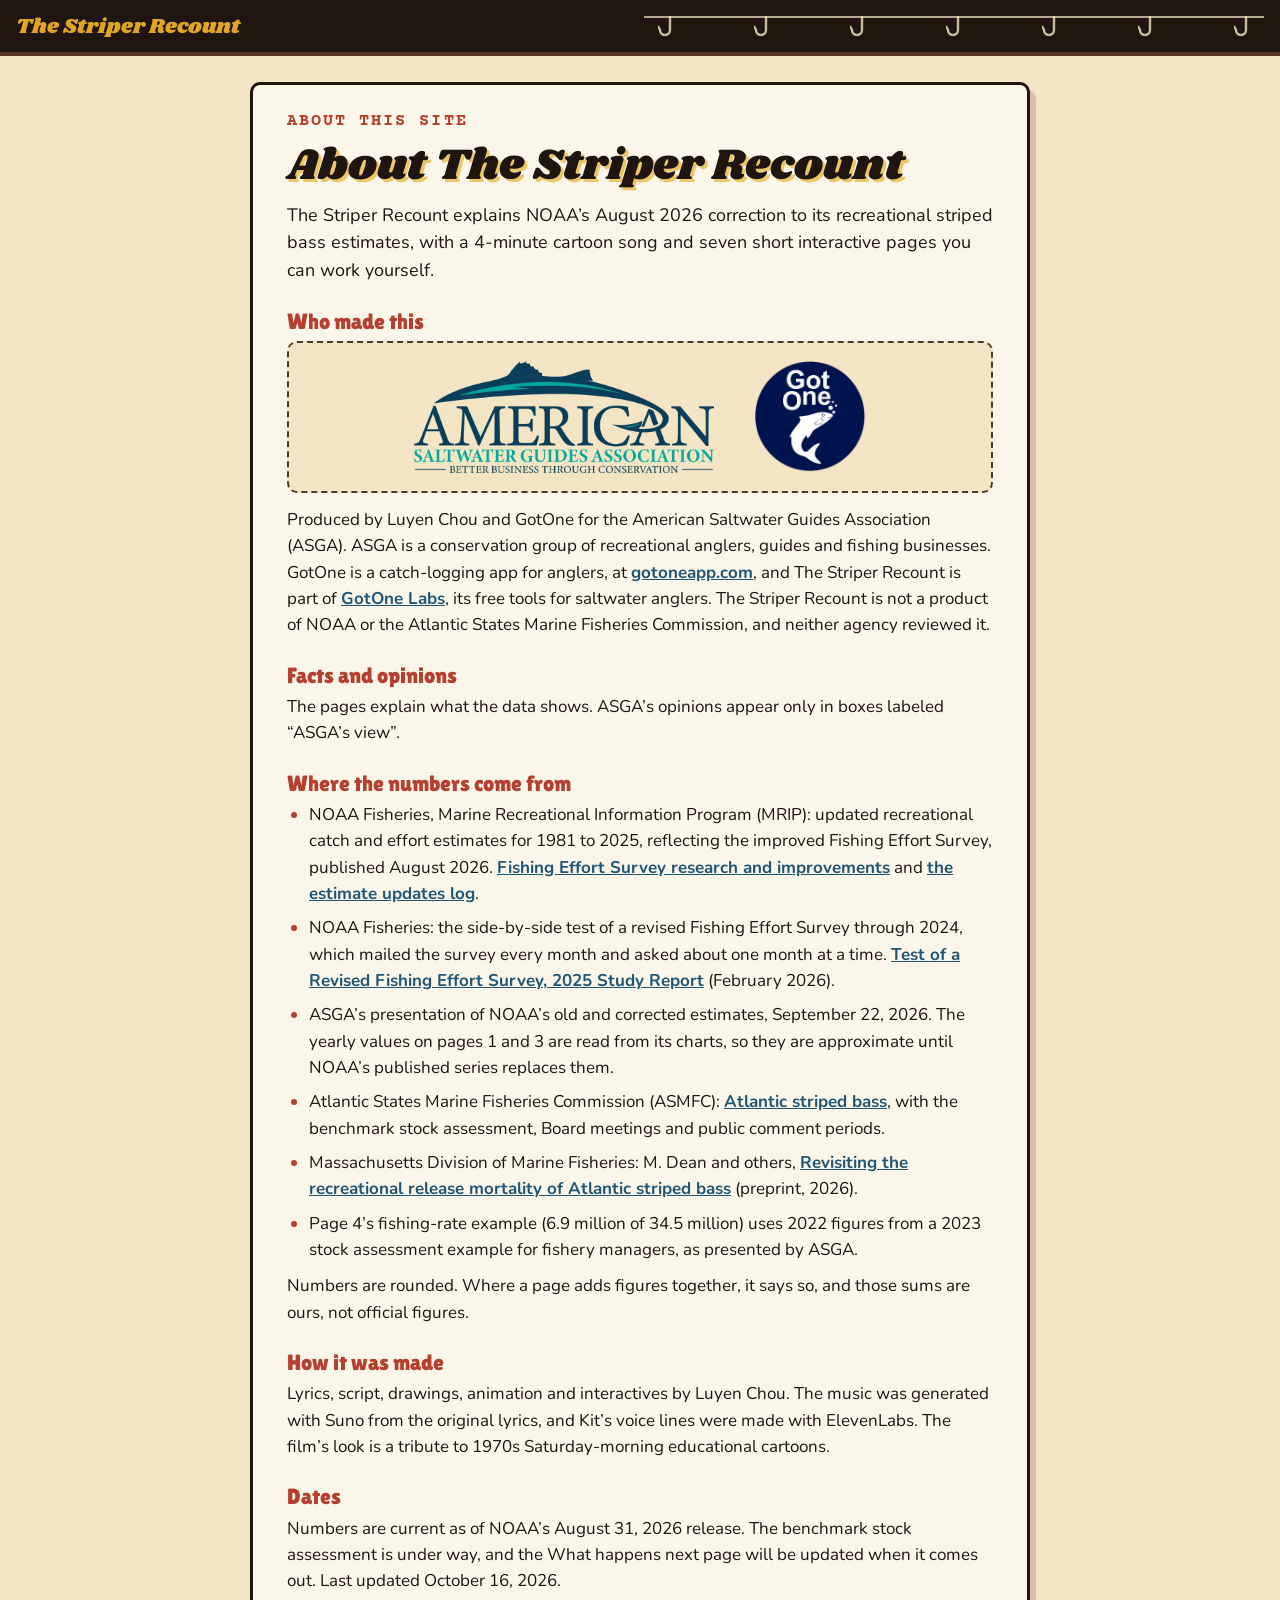
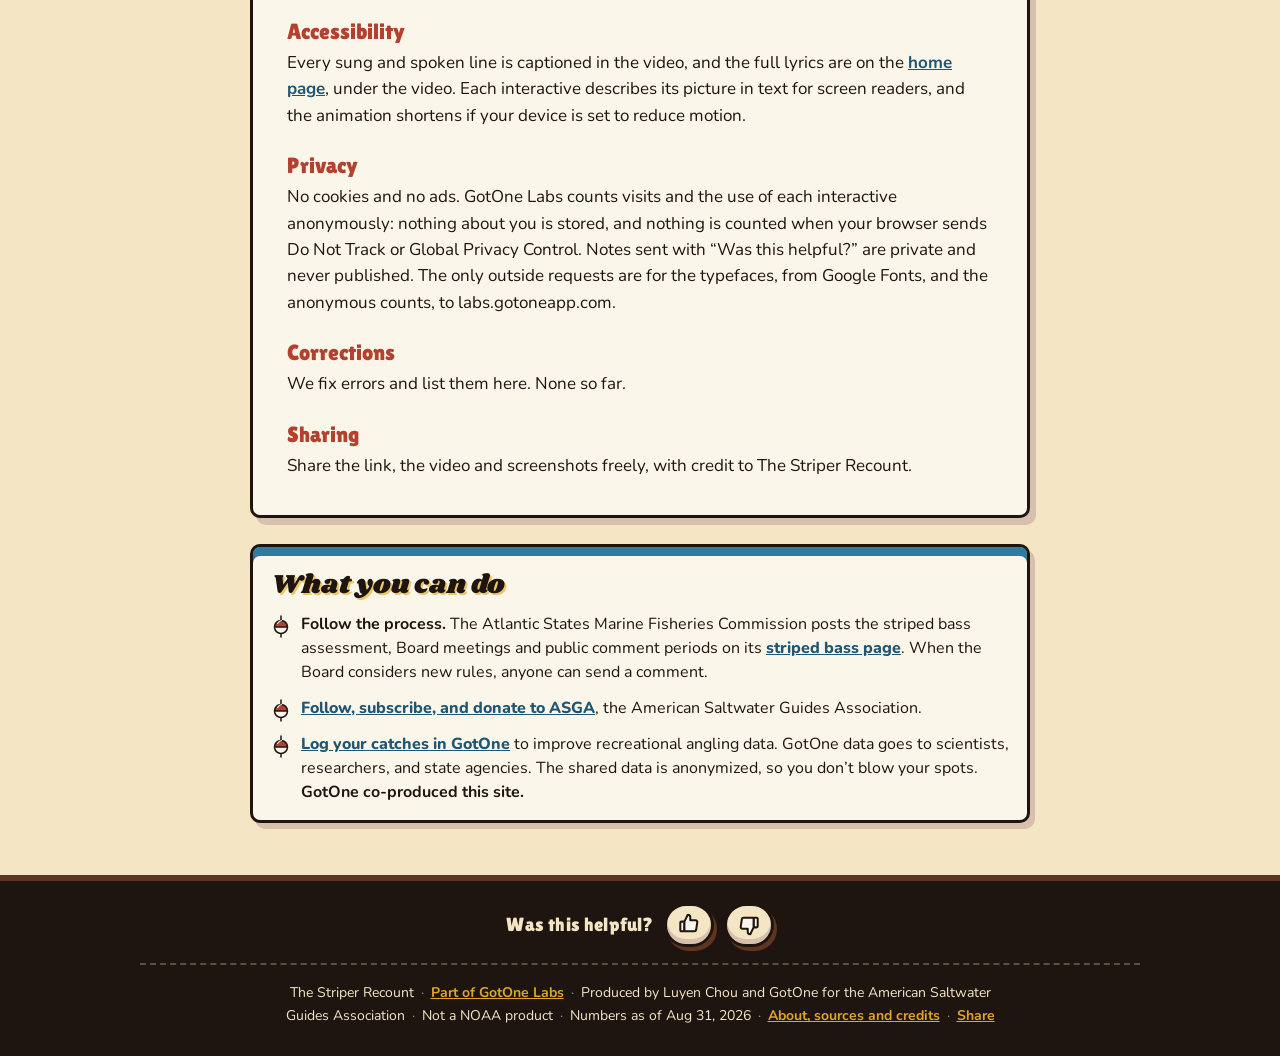
<file: about.html>
<!doctype html>
<html lang="en">
<head>
<meta charset="utf-8">
<meta name="viewport" content="width=device-width, initial-scale=1">
<title>About The Striper Recount</title>
<meta name="description" content="Who made The Striper Recount, where its numbers come from, and how the song and the interactives were made.">
<link rel="icon" href="assets/favicon.svg?v=e86d05a1" type="image/svg+xml">
<link rel="icon" href="assets/favicon-32.png?v=9a60ef71" type="image/png" sizes="32x32">
<link rel="apple-touch-icon" href="assets/apple-touch-icon.png?v=cb6458f2">
<link rel="canonical" href="https://striperrecount.gotoneapp.com/about.html">
<meta property="og:type" content="website">
<meta property="og:site_name" content="The Striper Recount">
<meta property="og:title" content="About The Striper Recount">
<meta property="og:description" content="Who made The Striper Recount, where its numbers come from, and how the song and the interactives were made.">
<meta property="og:url" content="https://striperrecount.gotoneapp.com/about.html">
<meta property="og:image" content="https://striperrecount.gotoneapp.com/video/poster.jpg?v=2aa5f123">
<meta property="og:image:width" content="1920">
<meta property="og:image:height" content="1080">
<meta property="og:image:alt" content="The title card of The Striper Recount: the title in red letters on a sunburst, a ribbon reading “A song about the 2026 striped bass recount”, Kit waving on the left and the Striper in his hat on the right.">
<meta name="twitter:card" content="summary_large_image">
<link rel="preconnect" href="https://fonts.googleapis.com">
<link rel="preconnect" href="https://fonts.gstatic.com" crossorigin>
<link rel="stylesheet" href="https://fonts.googleapis.com/css2?family=Shrikhand&family=Lilita+One&family=Patrick+Hand&family=Courier+Prime:wght@400;700&family=Nunito:wght@400;700;800&display=swap">
<link rel="stylesheet" href="assets/site.css?v=3ecff5bb">
<link rel="stylesheet" href="assets/frame.css?v=36e54884">
<link rel="stylesheet" href="assets/delight.css?v=407c55d2">
</head>
<body data-mode="plain" data-page="about" data-file="about.html" class="plain about">
<header class="topbar"><a class="brand" href="index.html">The Striper Recount</a><nav class="line" aria-label="The 7 pages"><a href="count.html" aria-label="1. The count"><span class="tip">1. The count</span></a><a href="calendar.html" aria-label="2. The fuzzy calendar"><span class="tip">2. The fuzzy calendar</span></a><a href="ghosts.html" aria-label="3. Ghost trips"><span class="tip">3. Ghost trips</span></a><a href="pie.html" aria-label="4. Fewer caught, fewer fish"><span class="tip">4. Fewer caught, fewer fish</span></a><a href="removals.html" aria-label="5. Stripers killed by fishing"><span class="tip">5. Stripers killed by fishing</span></a><a href="states.html" aria-label="6. State by state"><span class="tip">6. State by state</span></a><a href="next.html" aria-label="7. What happens next"><span class="tip">7. What happens next</span></a></nav><a class="toplink" href="index.html#stops">The 7 pages</a></header>
<main id="main" class="about">
<article class="aboutcard">
  <p class="kicker">About this site</p>
  <h1>About The Striper Recount</h1>
  <p class="about-lede">The Striper Recount explains NOAA’s August 2026 correction to its recreational striped bass estimates, with a 4-minute cartoon song and seven short interactive pages you can work yourself.</p>

  <section class="whomade" aria-label="Who made this">
    <h2>Who made this</h2>
    <div class="logos">
      <a href="https://www.saltwaterguidesassociation.com/" target="_blank" rel="noopener"><img src="assets/logos/asga.webp?v=1a5e616b" width="843" height="316" alt="American Saltwater Guides Association: Better Business Through Conservation"></a>
      <a href="https://www.gotoneapp.com/" target="_blank" rel="noopener"><img src="assets/logos/gotone-240.webp?v=71a0f473" width="240" height="240" alt="GotOne, the catch-logging app"></a>
    </div>
    <p>Produced by Luyen Chou and GotOne for the American Saltwater Guides Association (ASGA). ASGA is a conservation group of recreational anglers, guides and fishing businesses. GotOne is a catch-logging app for anglers, at <a href="https://www.gotoneapp.com/" target="_blank" rel="noopener">gotoneapp.com</a>, and The Striper Recount is part of <a href="https://www.gotoneapp.com/labs" target="_blank" rel="noopener">GotOne Labs</a>, its free tools for saltwater anglers. The Striper Recount is not a product of NOAA or the Atlantic States Marine Fisheries Commission, and neither agency reviewed it.</p>
  </section>

  <h2>Facts and opinions</h2>
  <p>The pages explain what the data shows. ASGA’s opinions appear only in boxes labeled “ASGA’s view”.</p>

  <h2>Where the numbers come from</h2>
  <ul class="sources">
    <li>NOAA Fisheries, Marine Recreational Information Program (MRIP): updated recreational catch and effort estimates for 1981 to 2025, reflecting the improved Fishing Effort Survey, published August 2026. <a href="https://www.fisheries.noaa.gov/recreational-fishing-data/fishing-effort-survey-research-and-improvements" target="_blank" rel="noopener">Fishing Effort Survey research and improvements</a> and <a href="https://www.fisheries.noaa.gov/recreational-fishing-data/recreational-fishing-estimate-updates" target="_blank" rel="noopener">the estimate updates log</a>.</li>
    <li>NOAA Fisheries: the side-by-side test of a revised Fishing Effort Survey through 2024, which mailed the survey every month and asked about one month at a time. <a href="https://www.fisheries.noaa.gov/resource/document/test-revised-fishing-effort-survey-2025-study-report" target="_blank" rel="noopener">Test of a Revised Fishing Effort Survey, 2025 Study Report</a> (February 2026).</li>
    <li>ASGA’s presentation of NOAA’s old and corrected estimates, September 22, 2026. The yearly values on pages 1 and 3 are read from its charts, so they are approximate until NOAA’s published series replaces them.</li>
    <li>Atlantic States Marine Fisheries Commission (ASMFC): <a href="https://asmfc.org/species/atlantic-striped-bass/" target="_blank" rel="noopener">Atlantic striped bass</a>, with the benchmark stock assessment, Board meetings and public comment periods.</li>
    <li>Massachusetts Division of Marine Fisheries: M. Dean and others, <a href="https://doi.org/10.2139/ssrn.7049791" target="_blank" rel="noopener">Revisiting the recreational release mortality of Atlantic striped bass</a> (preprint, 2026).</li>
    <li>Page 4’s fishing-rate example (6.9 million of 34.5 million) uses 2022 figures from a 2023 stock assessment example for fishery managers, as presented by ASGA.</li>
  </ul>
  <p>Numbers are rounded. Where a page adds figures together, it says so, and those sums are ours, not official figures.</p>

  <h2>How it was made</h2>
  <p>Lyrics, script, drawings, animation and interactives by Luyen Chou. The music was generated with Suno from the original lyrics, and Kit’s voice lines were made with ElevenLabs. The film’s look is a tribute to 1970s Saturday-morning educational cartoons.</p>

  <h2>Dates</h2>
  <p>Numbers are current as of NOAA’s August 31, 2026 release. The benchmark stock assessment is under way, and the What happens next page will be updated when it comes out. Last updated October 16, 2026.</p>

  <h2>Accessibility</h2>
  <p>Every sung and spoken line is captioned in the video, and the full lyrics are on the <a href="index.html#top">home page</a>, under the video. Each interactive describes its picture in text for screen readers, and the animation shortens if your device is set to reduce motion.</p>

  <h2>Privacy</h2>
  <p>No cookies and no ads. GotOne Labs counts visits and the use of each interactive anonymously: nothing about you is stored, and nothing is counted when your browser sends Do Not Track or Global Privacy Control. Notes sent with “Was this helpful?” are private and never published. The only outside requests are for the typefaces, from Google Fonts, and the anonymous counts, to labs.gotoneapp.com.</p>

  <h2>Corrections</h2>
  <p>We fix errors and list them here. None so far.</p>

  <h2>Sharing</h2>
  <p>Share the link, the video and screenshots freely, with credit to The Striper Recount.</p>
</article>
<section class="wycd" aria-label="What you can do">
  <h2 class="wycd-h">What you can do</h2>
  <ul>
    <li><b>Follow the process.</b> The Atlantic States Marine Fisheries Commission posts the striped bass assessment, Board meetings and public comment periods on its <a href="https://asmfc.org/species/atlantic-striped-bass/" target="_blank" rel="noopener">striped bass page</a>. When the Board considers new rules, anyone can send a comment.</li>
    <li><a href="https://www.saltwaterguidesassociation.com/" target="_blank" rel="noopener">Follow, subscribe, and donate to ASGA</a>, the American Saltwater Guides Association.</li>
    <li><a href="https://www.gotoneapp.com/" target="_blank" rel="noopener">Log your catches in GotOne</a> to improve recreational angling data. GotOne data goes to scientists, researchers, and state agencies. The shared data is anonymized, so you don’t blow your spots. <span class="disclose">GotOne co-produced this site.</span></li>
  </ul>
</section>
</main>
<footer class="sitefoot" data-sharebox>
  <div class="helpful" data-helpful hidden>
    <div class="hf-ask" role="group" aria-labelledby="hf-q"><span class="hf-q" id="hf-q">Was this helpful?</span><button type="button" class="hf-btn" data-v="up" aria-pressed="false"><svg viewBox="0 0 24 24" width="22" height="22" aria-hidden="true" focusable="false"><rect x="2.5" y="10.5" width="4.5" height="10.5" rx="1.2" fill="#FBF6EA" stroke="#1E1510" stroke-width="2.2"/><path d="M7 10.5L10.6 3c1.6 0 2.8 1.2 2.8 2.8V9H19c1.3 0 2.2 1.2 2 2.4l-1.2 8c-.2 1-1 1.6-2 1.6H7z" fill="#FBF6EA" stroke="#1E1510" stroke-width="2.2" stroke-linejoin="round"/></svg><span class="sr">Yes, helpful</span></button><button type="button" class="hf-btn down" data-v="down" aria-pressed="false"><svg viewBox="0 0 24 24" width="22" height="22" aria-hidden="true" focusable="false"><rect x="2.5" y="10.5" width="4.5" height="10.5" rx="1.2" fill="#FBF6EA" stroke="#1E1510" stroke-width="2.2"/><path d="M7 10.5L10.6 3c1.6 0 2.8 1.2 2.8 2.8V9H19c1.3 0 2.2 1.2 2 2.4l-1.2 8c-.2 1-1 1.6-2 1.6H7z" fill="#FBF6EA" stroke="#1E1510" stroke-width="2.2" stroke-linejoin="round"/></svg><span class="sr">No, not helpful</span></button></div>
    <p class="hf-msg" role="status" aria-live="polite"></p>
    <form class="hf-note" hidden><label for="hf-n">Anything to add? (optional, private)</label><span class="hf-row"><input id="hf-n" name="note" type="text" maxlength="500" autocomplete="off" enterkeyhint="send"><button type="submit" class="hf-send">Send</button></span></form>
    <input class="hf-hp" type="text" name="website" tabindex="-1" autocomplete="off" aria-hidden="true">
  </div>
  <p><span>The Striper Recount</span> <span class="dot" aria-hidden="true">·</span> <a href="https://www.gotoneapp.com/labs">Part of GotOne Labs</a> <span class="dot" aria-hidden="true">·</span> <span>Produced by Luyen Chou and GotOne for the American Saltwater Guides Association</span> <span class="dot" aria-hidden="true">·</span> <span>Not a NOAA product</span> <span class="dot" aria-hidden="true">·</span> <span>Numbers as of Aug 31, 2026</span> <span class="dot" aria-hidden="true">·</span> <a href="about.html">About, sources and credits</a> <span class="dot" aria-hidden="true">·</span> <a href="#share" data-share="page">Share</a></p>
  <p class="sharemsg" role="status" aria-live="polite"></p>
</footer>
<script>window.RC_META={"url": "https://striperrecount.gotoneapp.com/", "credit": "Produced by Luyen Chou and GotOne for the American Saltwater Guides Association", "asOf": "Aug 31, 2026", "src": {"mrip": "https://www.fisheries.noaa.gov/recreational-fishing-data/fishing-effort-survey-research-and-improvements", "mripLog": "https://www.fisheries.noaa.gov/recreational-fishing-data/recreational-fishing-estimate-updates", "fes": "https://www.fisheries.noaa.gov/resource/document/test-revised-fishing-effort-survey-2025-study-report", "asmfc": "https://asmfc.org/species/atlantic-striped-bass/", "dmf": "https://doi.org/10.2139/ssrn.7049791", "asga": "https://www.saltwaterguidesassociation.com/", "gotone": "https://www.gotoneapp.com/", "labs": "https://www.gotoneapp.com/labs"}, "shareText": "The Striper Recount: a 4-minute cartoon song about NOAA’s striped bass recount, plus the numbers to play with.", "labsApi": "https://labs.gotoneapp.com"};</script>
<script src="assets/labs-count.js?v=665ea480" data-page="recount/about"></script>
<script src="assets/answers.js?v=afebcc8f"></script>
<script src="assets/frame.js?v=a46fc82a"></script>
</body>
</html>
</file>
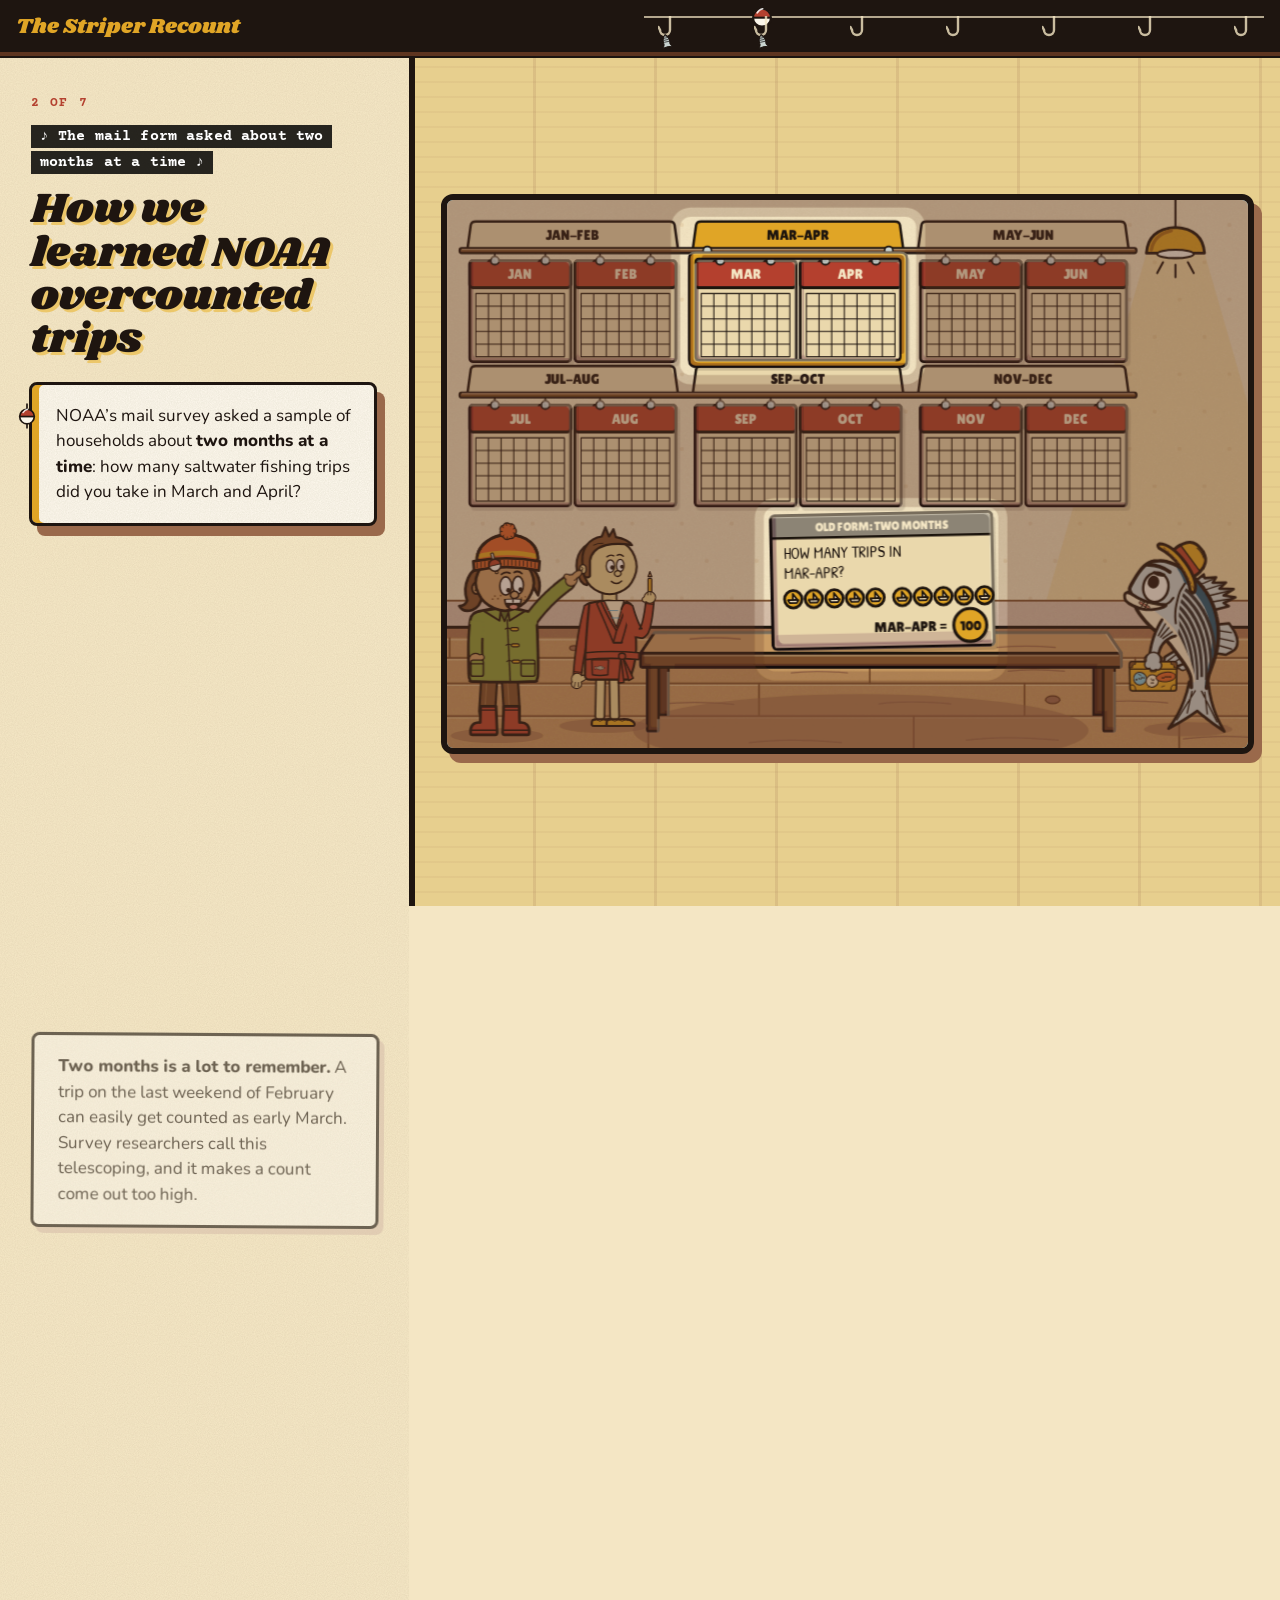
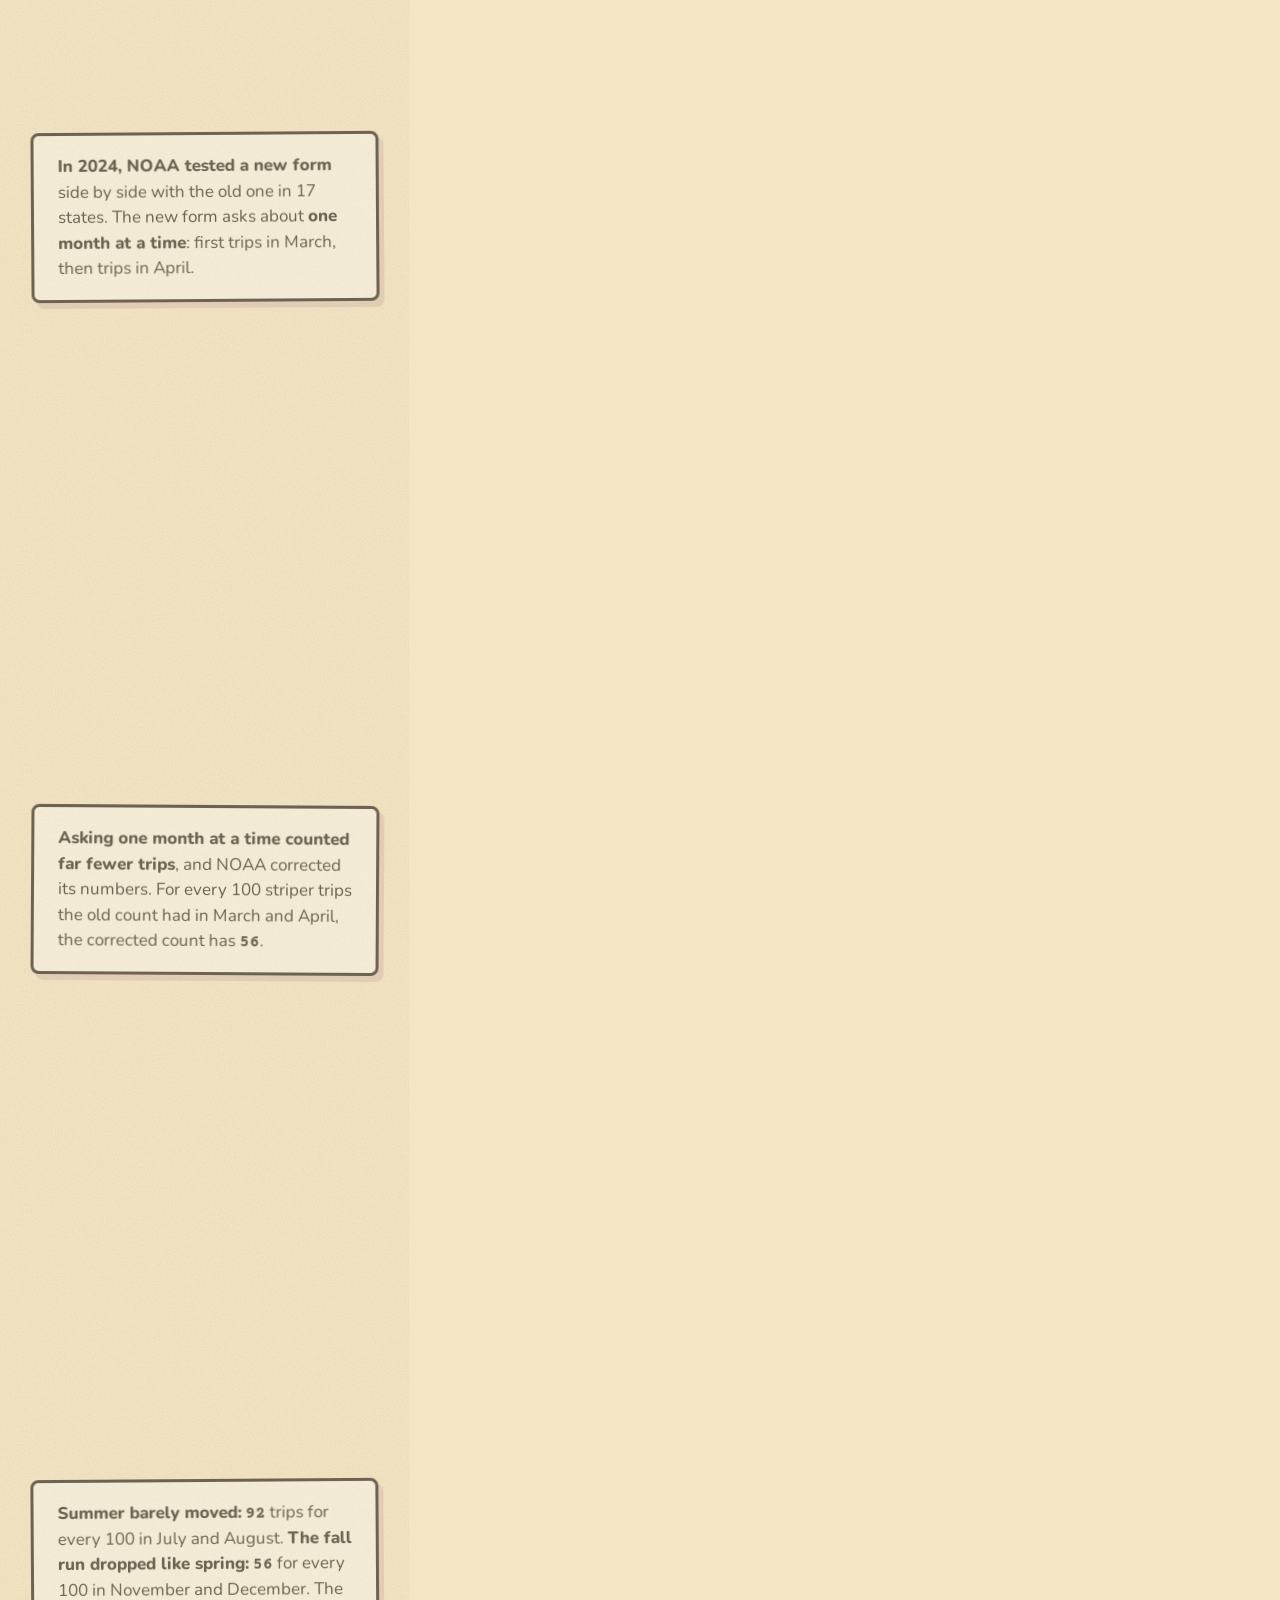
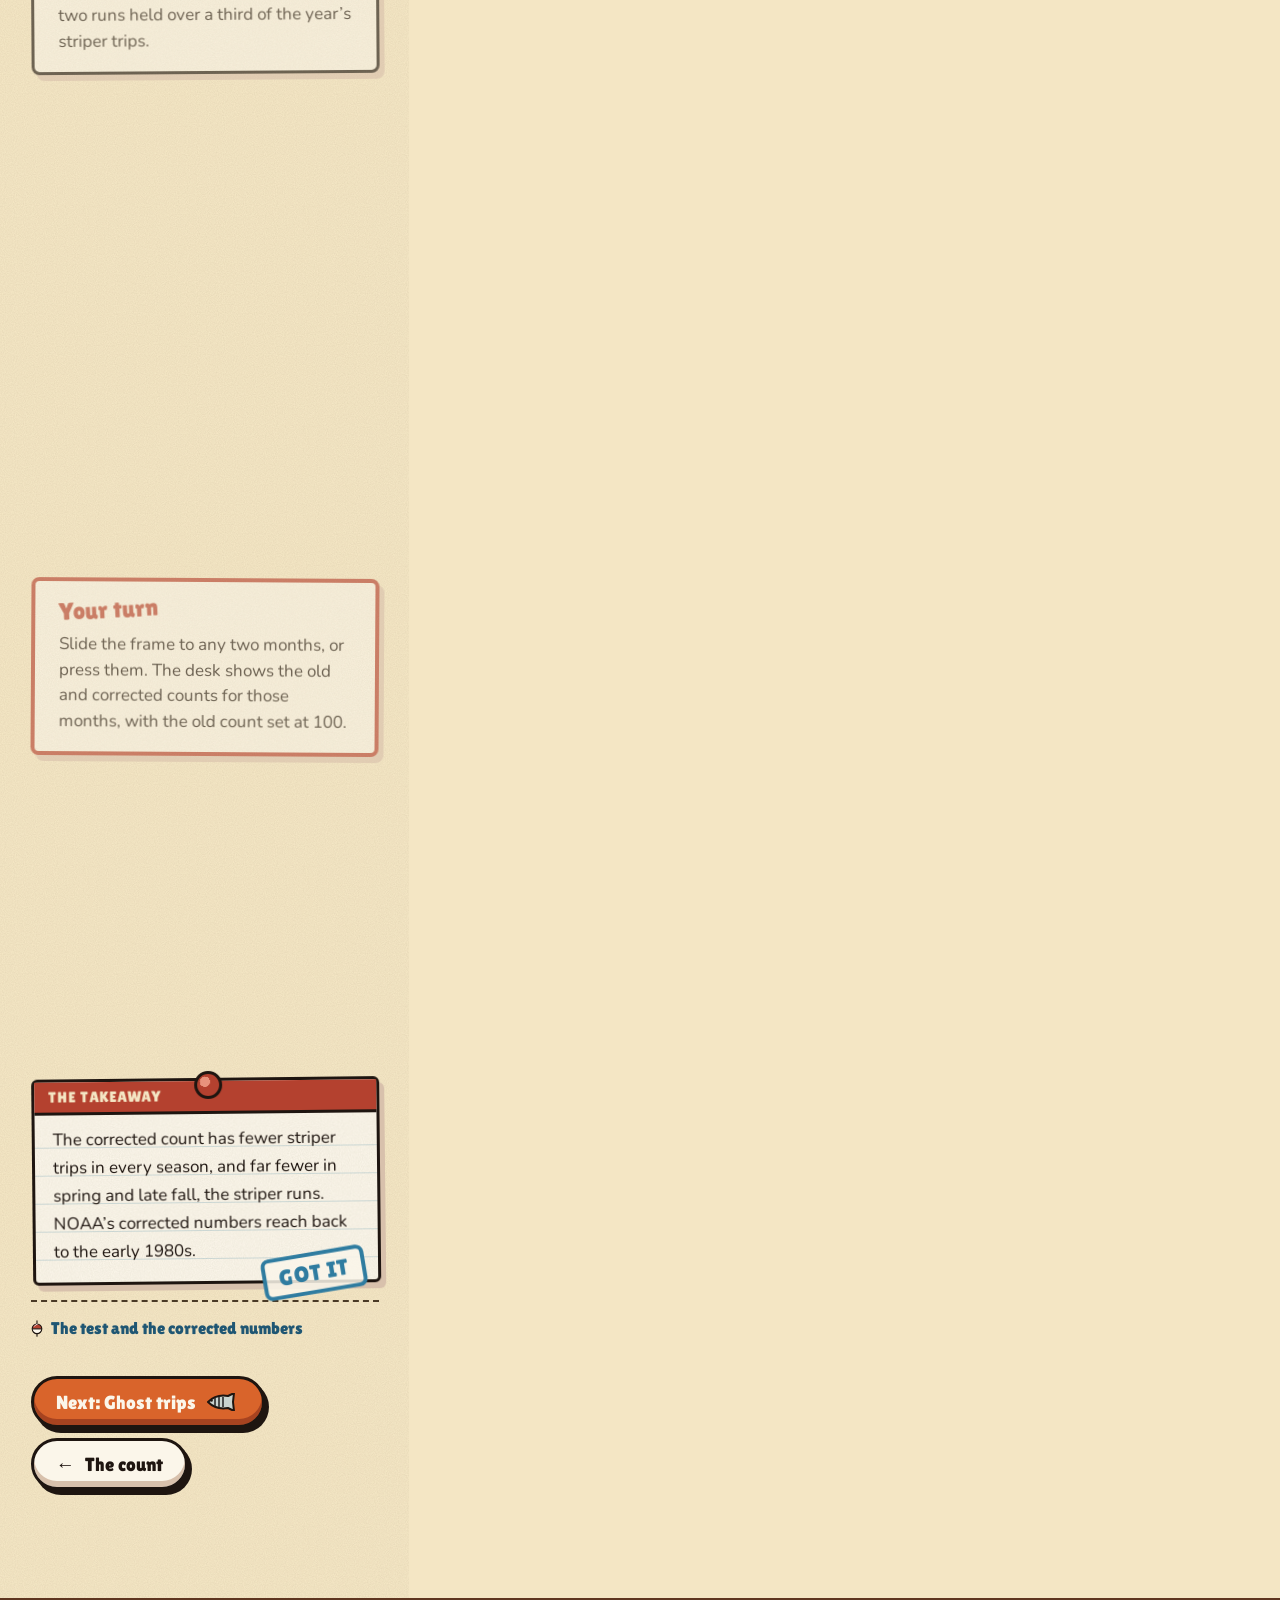
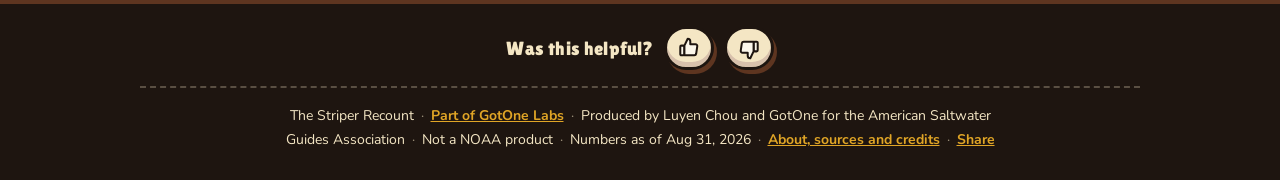
<file: calendar.html>
<!doctype html>
<html lang="en">
<head>
<meta charset="utf-8">
<meta name="viewport" content="width=device-width, initial-scale=1">
<title>Striper Recount: The fuzzy calendar</title>
<meta name="description" content="NOAA’s mail survey asked about two months at a time. Asked about one month at a time, people reported fewer trips, and the corrected estimates came in far lower in spring and late fall, the striper runs.">
<link rel="icon" href="assets/favicon.svg?v=e86d05a1" type="image/svg+xml">
<link rel="icon" href="assets/favicon-32.png?v=9a60ef71" type="image/png" sizes="32x32">
<link rel="apple-touch-icon" href="assets/apple-touch-icon.png?v=cb6458f2">
<link rel="canonical" href="https://striperrecount.gotoneapp.com/calendar.html">
<meta property="og:type" content="website">
<meta property="og:site_name" content="The Striper Recount">
<meta property="og:title" content="Striper Recount: The fuzzy calendar">
<meta property="og:description" content="NOAA’s mail survey asked about two months at a time. Asked about one month at a time, people reported fewer trips, and the corrected estimates came in far lower in spring and late fall, the striper runs.">
<meta property="og:url" content="https://striperrecount.gotoneapp.com/calendar.html">
<meta property="og:image" content="https://striperrecount.gotoneapp.com/video/poster.jpg?v=2aa5f123">
<meta property="og:image:width" content="1920">
<meta property="og:image:height" content="1080">
<meta property="og:image:alt" content="The title card of The Striper Recount: the title in red letters on a sunburst, a ribbon reading “A song about the 2026 striped bass recount”, Kit waving on the left and the Striper in his hat on the right.">
<meta name="twitter:card" content="summary_large_image">
<link rel="preconnect" href="https://fonts.googleapis.com">
<link rel="preconnect" href="https://fonts.gstatic.com" crossorigin>
<link rel="stylesheet" href="https://fonts.googleapis.com/css2?family=Shrikhand&family=Lilita+One&family=Patrick+Hand&family=Courier+Prime:wght@400;700&family=Nunito:wght@400;700;800&display=swap">
<link rel="stylesheet" href="assets/site.css?v=3ecff5bb">
<link rel="stylesheet" href="assets/frame.css?v=36e54884">
<link rel="stylesheet" href="assets/delight.css?v=407c55d2">
</head>
<body data-mode="single" data-page="calendar" data-file="calendar.html" class="single">
<header class="topbar"><a class="brand" href="index.html">The Striper Recount</a><nav class="line" id="dots" aria-label="The 7 pages"></nav></header>

<main id="main"></main>
<footer class="sitefoot" data-sharebox>
  <div class="helpful" data-helpful hidden>
    <div class="hf-ask" role="group" aria-labelledby="hf-q"><span class="hf-q" id="hf-q">Was this helpful?</span><button type="button" class="hf-btn" data-v="up" aria-pressed="false"><svg viewBox="0 0 24 24" width="22" height="22" aria-hidden="true" focusable="false"><rect x="2.5" y="10.5" width="4.5" height="10.5" rx="1.2" fill="#FBF6EA" stroke="#1E1510" stroke-width="2.2"/><path d="M7 10.5L10.6 3c1.6 0 2.8 1.2 2.8 2.8V9H19c1.3 0 2.2 1.2 2 2.4l-1.2 8c-.2 1-1 1.6-2 1.6H7z" fill="#FBF6EA" stroke="#1E1510" stroke-width="2.2" stroke-linejoin="round"/></svg><span class="sr">Yes, helpful</span></button><button type="button" class="hf-btn down" data-v="down" aria-pressed="false"><svg viewBox="0 0 24 24" width="22" height="22" aria-hidden="true" focusable="false"><rect x="2.5" y="10.5" width="4.5" height="10.5" rx="1.2" fill="#FBF6EA" stroke="#1E1510" stroke-width="2.2"/><path d="M7 10.5L10.6 3c1.6 0 2.8 1.2 2.8 2.8V9H19c1.3 0 2.2 1.2 2 2.4l-1.2 8c-.2 1-1 1.6-2 1.6H7z" fill="#FBF6EA" stroke="#1E1510" stroke-width="2.2" stroke-linejoin="round"/></svg><span class="sr">No, not helpful</span></button></div>
    <p class="hf-msg" role="status" aria-live="polite"></p>
    <form class="hf-note" hidden><label for="hf-n">Anything to add? (optional, private)</label><span class="hf-row"><input id="hf-n" name="note" type="text" maxlength="500" autocomplete="off" enterkeyhint="send"><button type="submit" class="hf-send">Send</button></span></form>
    <input class="hf-hp" type="text" name="website" tabindex="-1" autocomplete="off" aria-hidden="true">
  </div>
  <p><span>The Striper Recount</span> <span class="dot" aria-hidden="true">·</span> <a href="https://www.gotoneapp.com/labs">Part of GotOne Labs</a> <span class="dot" aria-hidden="true">·</span> <span>Produced by Luyen Chou and GotOne for the American Saltwater Guides Association</span> <span class="dot" aria-hidden="true">·</span> <span>Not a NOAA product</span> <span class="dot" aria-hidden="true">·</span> <span>Numbers as of Aug 31, 2026</span> <span class="dot" aria-hidden="true">·</span> <a href="about.html">About, sources and credits</a> <span class="dot" aria-hidden="true">·</span> <a href="#share" data-share="page">Share</a></p>
  <p class="sharemsg" role="status" aria-live="polite"></p>
</footer>
<template id="wycd-tpl"><section class="wycd" aria-label="What you can do">
  <h2 class="wycd-h">What you can do</h2>
  <ul>
    <li><b>Follow the process.</b> The Atlantic States Marine Fisheries Commission posts the striped bass assessment, Board meetings and public comment periods on its <a href="https://asmfc.org/species/atlantic-striped-bass/" target="_blank" rel="noopener">striped bass page</a>. When the Board considers new rules, anyone can send a comment.</li>
    <li><a href="https://www.saltwaterguidesassociation.com/" target="_blank" rel="noopener">Follow, subscribe, and donate to ASGA</a>, the American Saltwater Guides Association.</li>
    <li><a href="https://www.gotoneapp.com/" target="_blank" rel="noopener">Log your catches in GotOne</a> to improve recreational angling data. GotOne data goes to scientists, researchers, and state agencies. The shared data is anonymized, so you don’t blow your spots. <span class="disclose">GotOne co-produced this site.</span></li>
  </ul>
</section></template>
<script>window.RC_META={"url": "https://striperrecount.gotoneapp.com/", "credit": "Produced by Luyen Chou and GotOne for the American Saltwater Guides Association", "asOf": "Aug 31, 2026", "src": {"mrip": "https://www.fisheries.noaa.gov/recreational-fishing-data/fishing-effort-survey-research-and-improvements", "mripLog": "https://www.fisheries.noaa.gov/recreational-fishing-data/recreational-fishing-estimate-updates", "fes": "https://www.fisheries.noaa.gov/resource/document/test-revised-fishing-effort-survey-2025-study-report", "asmfc": "https://asmfc.org/species/atlantic-striped-bass/", "dmf": "https://doi.org/10.2139/ssrn.7049791", "asga": "https://www.saltwaterguidesassociation.com/", "gotone": "https://www.gotoneapp.com/", "labs": "https://www.gotoneapp.com/labs"}, "shareText": "The Striper Recount: a 4-minute cartoon song about NOAA’s striped bass recount, plus the numbers to play with.", "labsApi": "https://labs.gotoneapp.com"};</script>
<script src="assets/labs-count.js?v=665ea480" data-page="recount/calendar"></script>
<script src="assets/engine.js?v=059f5ee4"></script>
<script src="assets/kit.js?v=9514e4a2"></script>
<script src="assets/characters.js?v=803fe709"></script>
<script src="assets/data.js?v=31f13756"></script>
<script src="assets/answers.js?v=afebcc8f"></script>
<script src="assets/frame.js?v=a46fc82a"></script>
<script src="assets/site.js?v=32a443ca"></script>
<script src="assets/sets.js?v=d7dff41b"></script>
<script src="assets/pages/count.js?v=eec4bb44"></script>
<script src="assets/pages/calendar.js?v=608d21c6"></script>
<script src="assets/pages/ghosts.js?v=ea3d5558"></script>
<script src="assets/pages/pie.js?v=43dc8043"></script>
<script src="assets/pages/removals.js?v=68f1137f"></script>
<script src="assets/pages/states.js?v=3f0609e2"></script>
<script src="assets/pages/next.js?v=6511b049"></script>
<script>SITE.boot();</script>
</body>
</html>
</file>
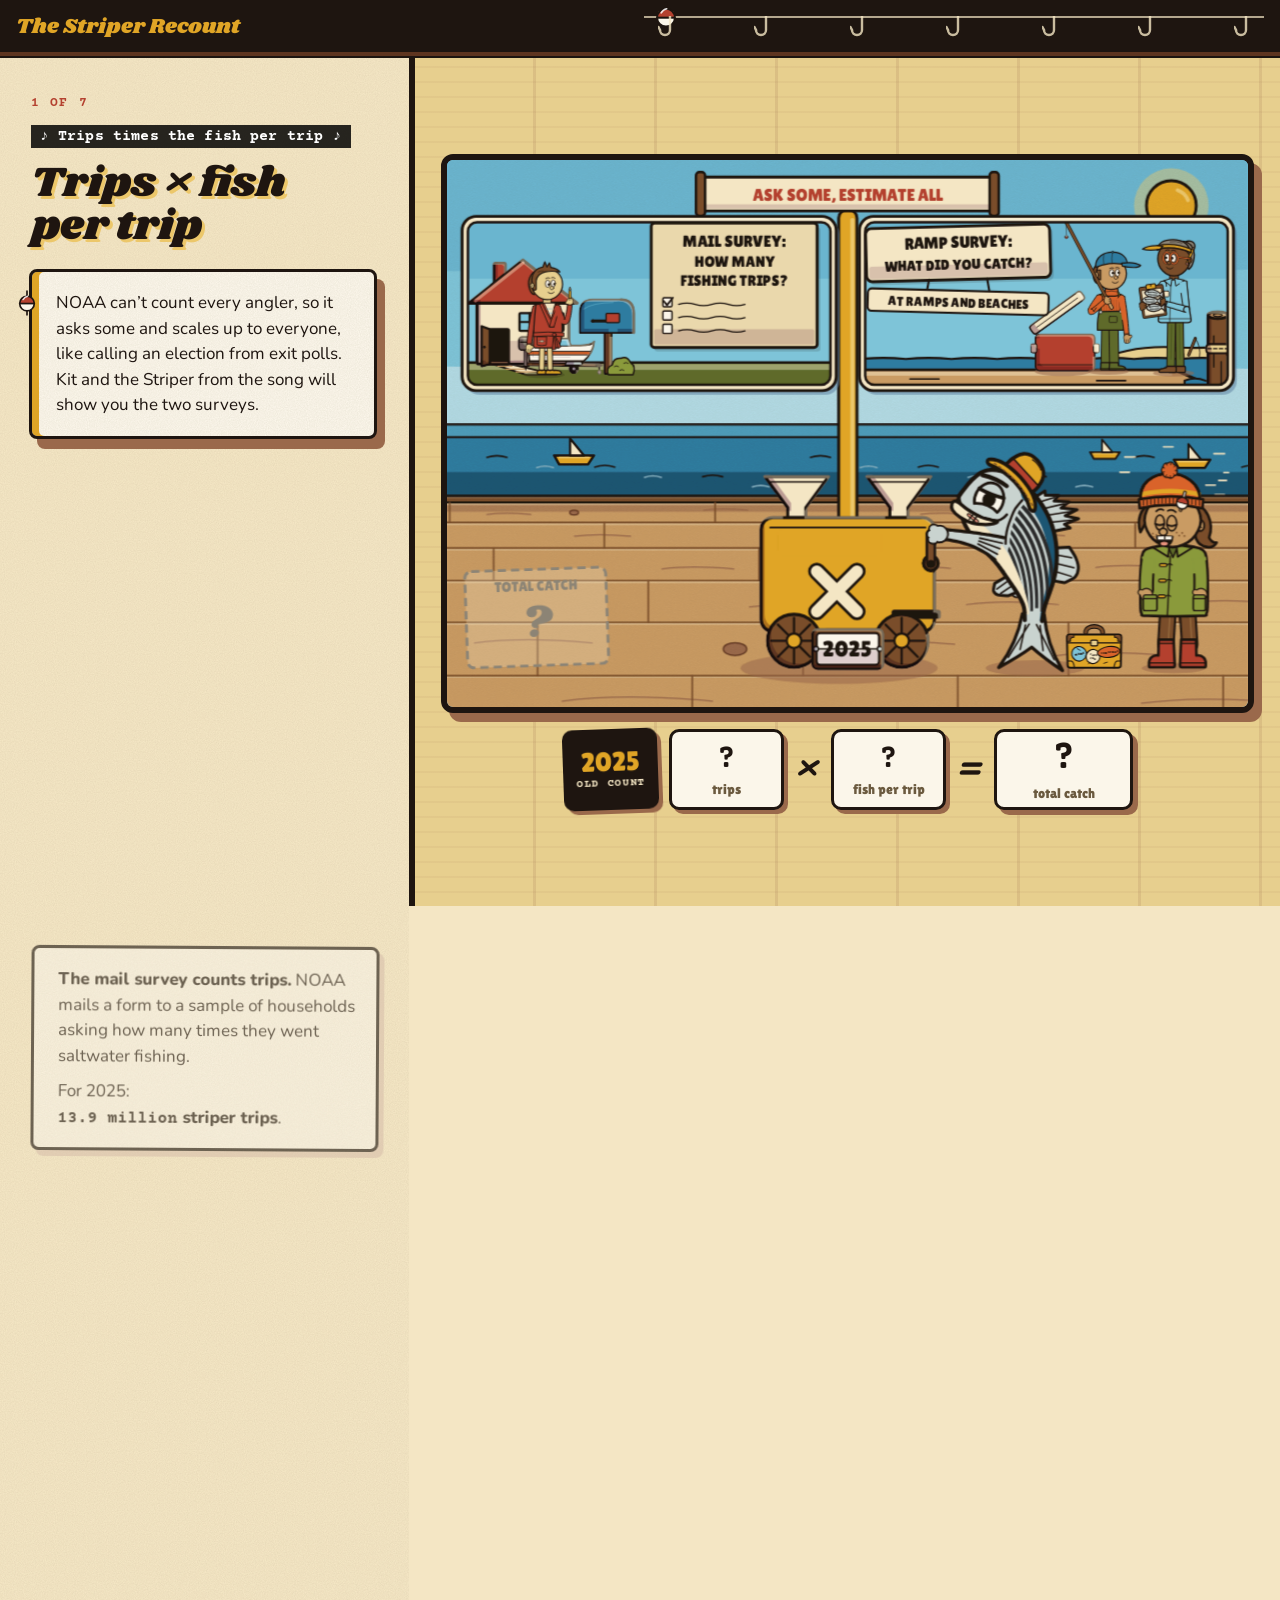
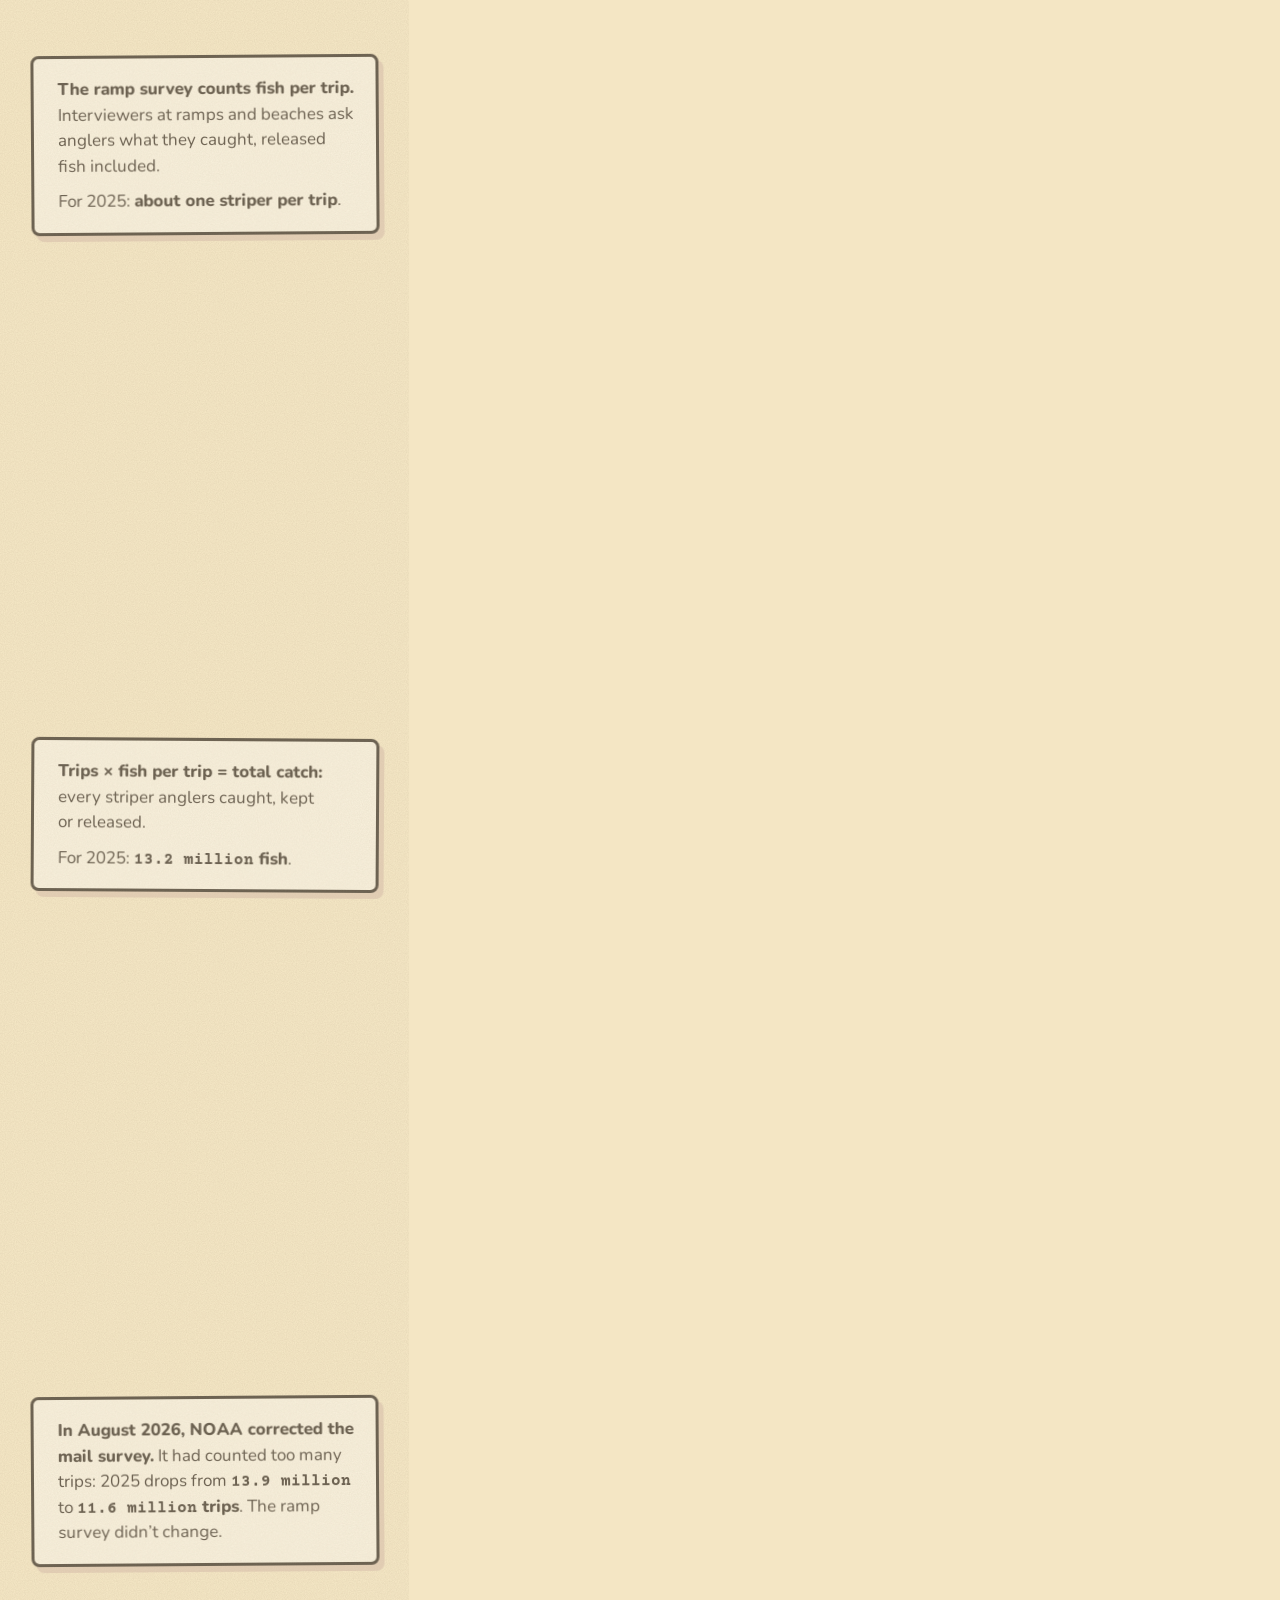
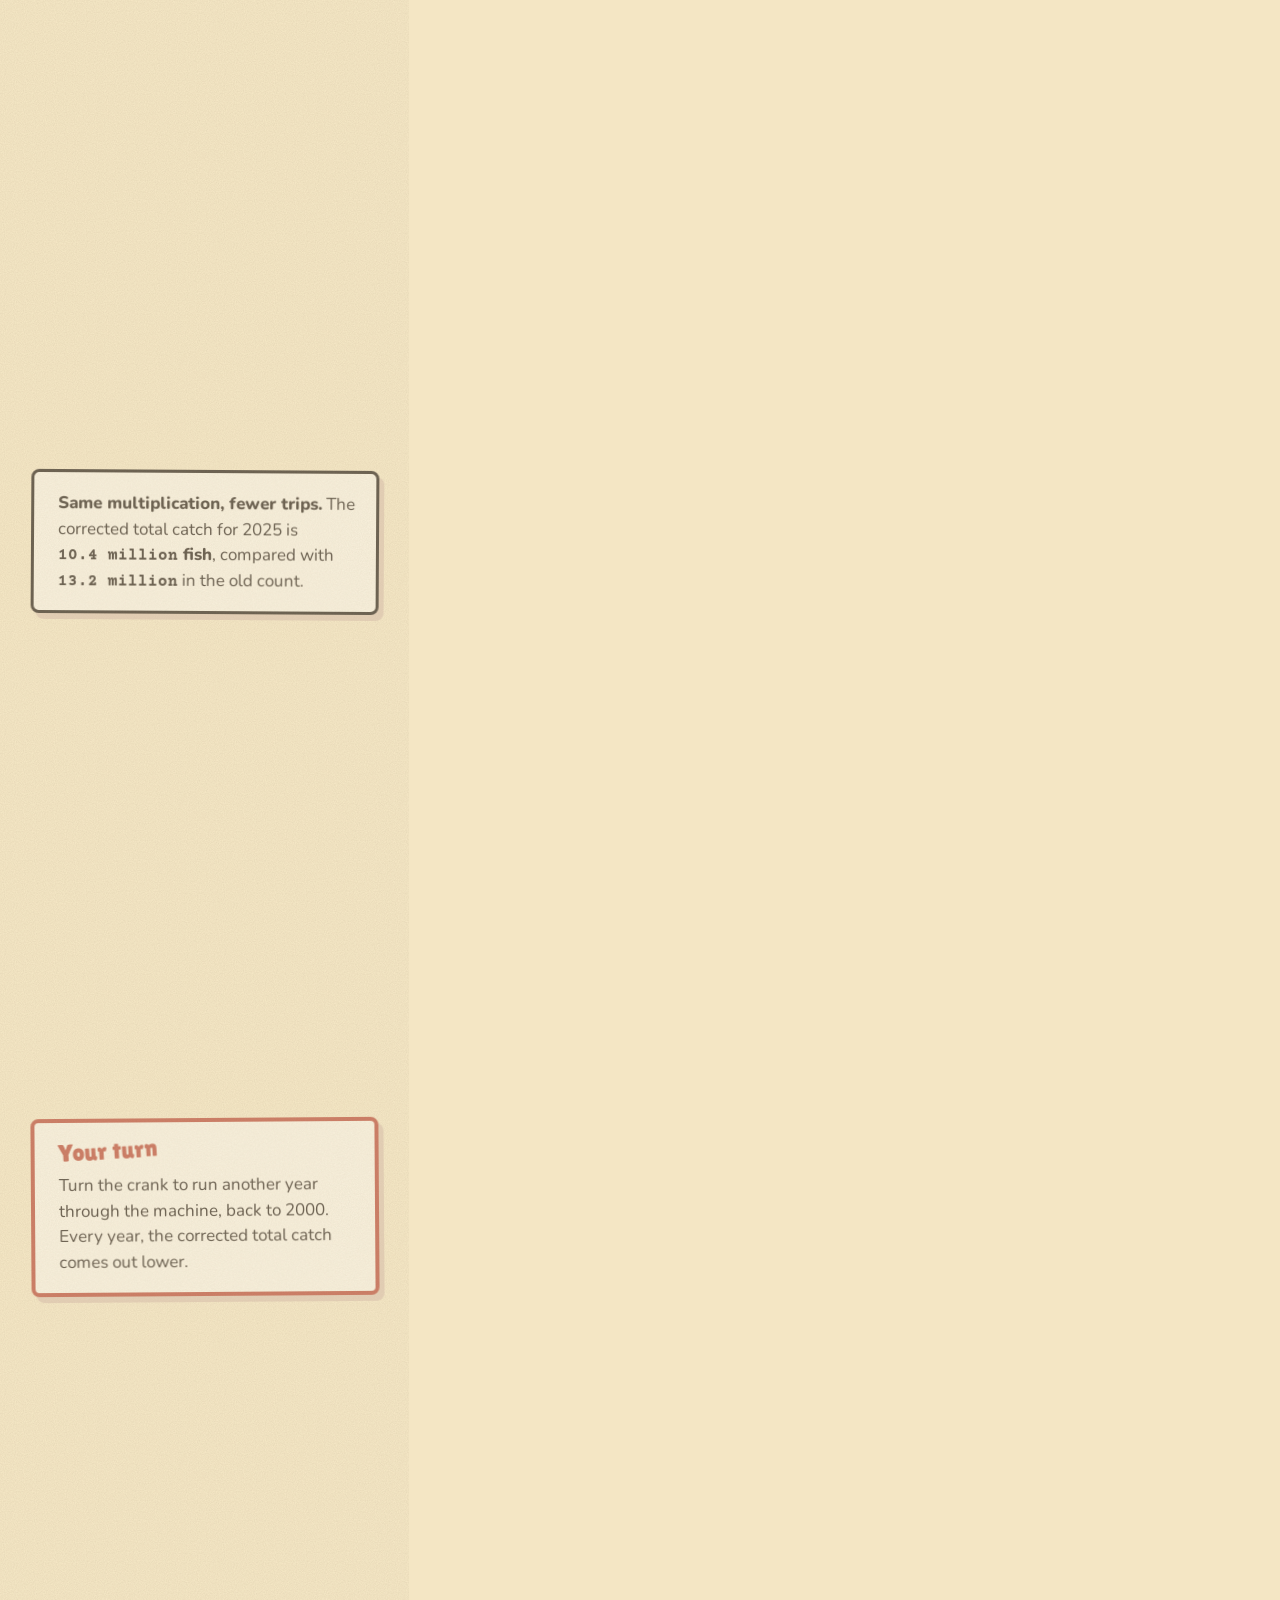
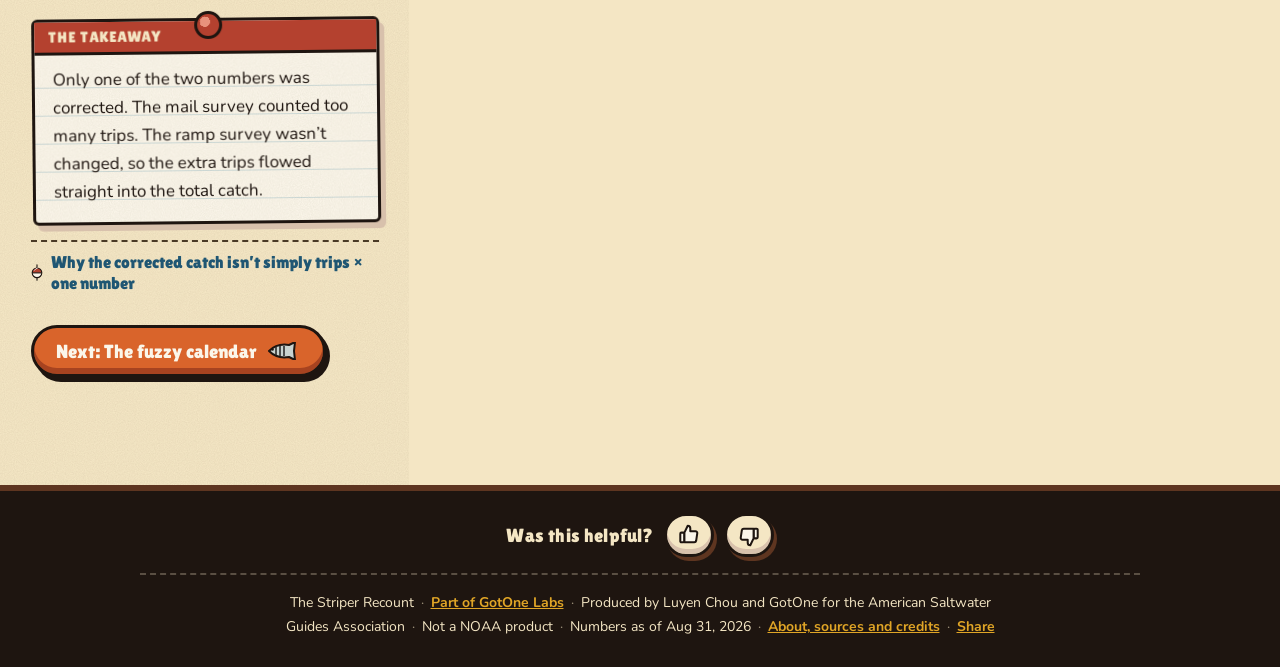
<file: count.html>
<!doctype html>
<html lang="en">
<head>
<meta charset="utf-8">
<meta name="viewport" content="width=device-width, initial-scale=1">
<title>Striper Recount: The count</title>
<meta name="description" content="NOAA estimates the recreational striper catch as trips times fish per trip. In August 2026 it corrected the mail survey that counts the trips. Turn the crank and compare the old and corrected counts.">
<link rel="icon" href="assets/favicon.svg?v=e86d05a1" type="image/svg+xml">
<link rel="icon" href="assets/favicon-32.png?v=9a60ef71" type="image/png" sizes="32x32">
<link rel="apple-touch-icon" href="assets/apple-touch-icon.png?v=cb6458f2">
<link rel="canonical" href="https://striperrecount.gotoneapp.com/count.html">
<meta property="og:type" content="website">
<meta property="og:site_name" content="The Striper Recount">
<meta property="og:title" content="Striper Recount: The count">
<meta property="og:description" content="NOAA estimates the recreational striper catch as trips times fish per trip. In August 2026 it corrected the mail survey that counts the trips. Turn the crank and compare the old and corrected counts.">
<meta property="og:url" content="https://striperrecount.gotoneapp.com/count.html">
<meta property="og:image" content="https://striperrecount.gotoneapp.com/video/poster.jpg?v=2aa5f123">
<meta property="og:image:width" content="1920">
<meta property="og:image:height" content="1080">
<meta property="og:image:alt" content="The title card of The Striper Recount: the title in red letters on a sunburst, a ribbon reading “A song about the 2026 striped bass recount”, Kit waving on the left and the Striper in his hat on the right.">
<meta name="twitter:card" content="summary_large_image">
<link rel="preconnect" href="https://fonts.googleapis.com">
<link rel="preconnect" href="https://fonts.gstatic.com" crossorigin>
<link rel="stylesheet" href="https://fonts.googleapis.com/css2?family=Shrikhand&family=Lilita+One&family=Patrick+Hand&family=Courier+Prime:wght@400;700&family=Nunito:wght@400;700;800&display=swap">
<link rel="stylesheet" href="assets/site.css?v=3ecff5bb">
<link rel="stylesheet" href="assets/frame.css?v=36e54884">
<link rel="stylesheet" href="assets/delight.css?v=407c55d2">
</head>
<body data-mode="single" data-page="count" data-file="count.html" class="single">
<header class="topbar"><a class="brand" href="index.html">The Striper Recount</a><nav class="line" id="dots" aria-label="The 7 pages"></nav></header>

<main id="main"></main>
<footer class="sitefoot" data-sharebox>
  <div class="helpful" data-helpful hidden>
    <div class="hf-ask" role="group" aria-labelledby="hf-q"><span class="hf-q" id="hf-q">Was this helpful?</span><button type="button" class="hf-btn" data-v="up" aria-pressed="false"><svg viewBox="0 0 24 24" width="22" height="22" aria-hidden="true" focusable="false"><rect x="2.5" y="10.5" width="4.5" height="10.5" rx="1.2" fill="#FBF6EA" stroke="#1E1510" stroke-width="2.2"/><path d="M7 10.5L10.6 3c1.6 0 2.8 1.2 2.8 2.8V9H19c1.3 0 2.2 1.2 2 2.4l-1.2 8c-.2 1-1 1.6-2 1.6H7z" fill="#FBF6EA" stroke="#1E1510" stroke-width="2.2" stroke-linejoin="round"/></svg><span class="sr">Yes, helpful</span></button><button type="button" class="hf-btn down" data-v="down" aria-pressed="false"><svg viewBox="0 0 24 24" width="22" height="22" aria-hidden="true" focusable="false"><rect x="2.5" y="10.5" width="4.5" height="10.5" rx="1.2" fill="#FBF6EA" stroke="#1E1510" stroke-width="2.2"/><path d="M7 10.5L10.6 3c1.6 0 2.8 1.2 2.8 2.8V9H19c1.3 0 2.2 1.2 2 2.4l-1.2 8c-.2 1-1 1.6-2 1.6H7z" fill="#FBF6EA" stroke="#1E1510" stroke-width="2.2" stroke-linejoin="round"/></svg><span class="sr">No, not helpful</span></button></div>
    <p class="hf-msg" role="status" aria-live="polite"></p>
    <form class="hf-note" hidden><label for="hf-n">Anything to add? (optional, private)</label><span class="hf-row"><input id="hf-n" name="note" type="text" maxlength="500" autocomplete="off" enterkeyhint="send"><button type="submit" class="hf-send">Send</button></span></form>
    <input class="hf-hp" type="text" name="website" tabindex="-1" autocomplete="off" aria-hidden="true">
  </div>
  <p><span>The Striper Recount</span> <span class="dot" aria-hidden="true">·</span> <a href="https://www.gotoneapp.com/labs">Part of GotOne Labs</a> <span class="dot" aria-hidden="true">·</span> <span>Produced by Luyen Chou and GotOne for the American Saltwater Guides Association</span> <span class="dot" aria-hidden="true">·</span> <span>Not a NOAA product</span> <span class="dot" aria-hidden="true">·</span> <span>Numbers as of Aug 31, 2026</span> <span class="dot" aria-hidden="true">·</span> <a href="about.html">About, sources and credits</a> <span class="dot" aria-hidden="true">·</span> <a href="#share" data-share="page">Share</a></p>
  <p class="sharemsg" role="status" aria-live="polite"></p>
</footer>
<template id="wycd-tpl"><section class="wycd" aria-label="What you can do">
  <h2 class="wycd-h">What you can do</h2>
  <ul>
    <li><b>Follow the process.</b> The Atlantic States Marine Fisheries Commission posts the striped bass assessment, Board meetings and public comment periods on its <a href="https://asmfc.org/species/atlantic-striped-bass/" target="_blank" rel="noopener">striped bass page</a>. When the Board considers new rules, anyone can send a comment.</li>
    <li><a href="https://www.saltwaterguidesassociation.com/" target="_blank" rel="noopener">Follow, subscribe, and donate to ASGA</a>, the American Saltwater Guides Association.</li>
    <li><a href="https://www.gotoneapp.com/" target="_blank" rel="noopener">Log your catches in GotOne</a> to improve recreational angling data. GotOne data goes to scientists, researchers, and state agencies. The shared data is anonymized, so you don’t blow your spots. <span class="disclose">GotOne co-produced this site.</span></li>
  </ul>
</section></template>
<script>window.RC_META={"url": "https://striperrecount.gotoneapp.com/", "credit": "Produced by Luyen Chou and GotOne for the American Saltwater Guides Association", "asOf": "Aug 31, 2026", "src": {"mrip": "https://www.fisheries.noaa.gov/recreational-fishing-data/fishing-effort-survey-research-and-improvements", "mripLog": "https://www.fisheries.noaa.gov/recreational-fishing-data/recreational-fishing-estimate-updates", "fes": "https://www.fisheries.noaa.gov/resource/document/test-revised-fishing-effort-survey-2025-study-report", "asmfc": "https://asmfc.org/species/atlantic-striped-bass/", "dmf": "https://doi.org/10.2139/ssrn.7049791", "asga": "https://www.saltwaterguidesassociation.com/", "gotone": "https://www.gotoneapp.com/", "labs": "https://www.gotoneapp.com/labs"}, "shareText": "The Striper Recount: a 4-minute cartoon song about NOAA’s striped bass recount, plus the numbers to play with.", "labsApi": "https://labs.gotoneapp.com"};</script>
<script src="assets/labs-count.js?v=665ea480" data-page="recount/count"></script>
<script src="assets/engine.js?v=059f5ee4"></script>
<script src="assets/kit.js?v=9514e4a2"></script>
<script src="assets/characters.js?v=803fe709"></script>
<script src="assets/data.js?v=31f13756"></script>
<script src="assets/answers.js?v=afebcc8f"></script>
<script src="assets/frame.js?v=a46fc82a"></script>
<script src="assets/site.js?v=32a443ca"></script>
<script src="assets/sets.js?v=d7dff41b"></script>
<script src="assets/pages/count.js?v=eec4bb44"></script>
<script src="assets/pages/calendar.js?v=608d21c6"></script>
<script src="assets/pages/ghosts.js?v=ea3d5558"></script>
<script src="assets/pages/pie.js?v=43dc8043"></script>
<script src="assets/pages/removals.js?v=68f1137f"></script>
<script src="assets/pages/states.js?v=3f0609e2"></script>
<script src="assets/pages/next.js?v=6511b049"></script>
<script>SITE.boot();</script>
</body>
</html>
</file>
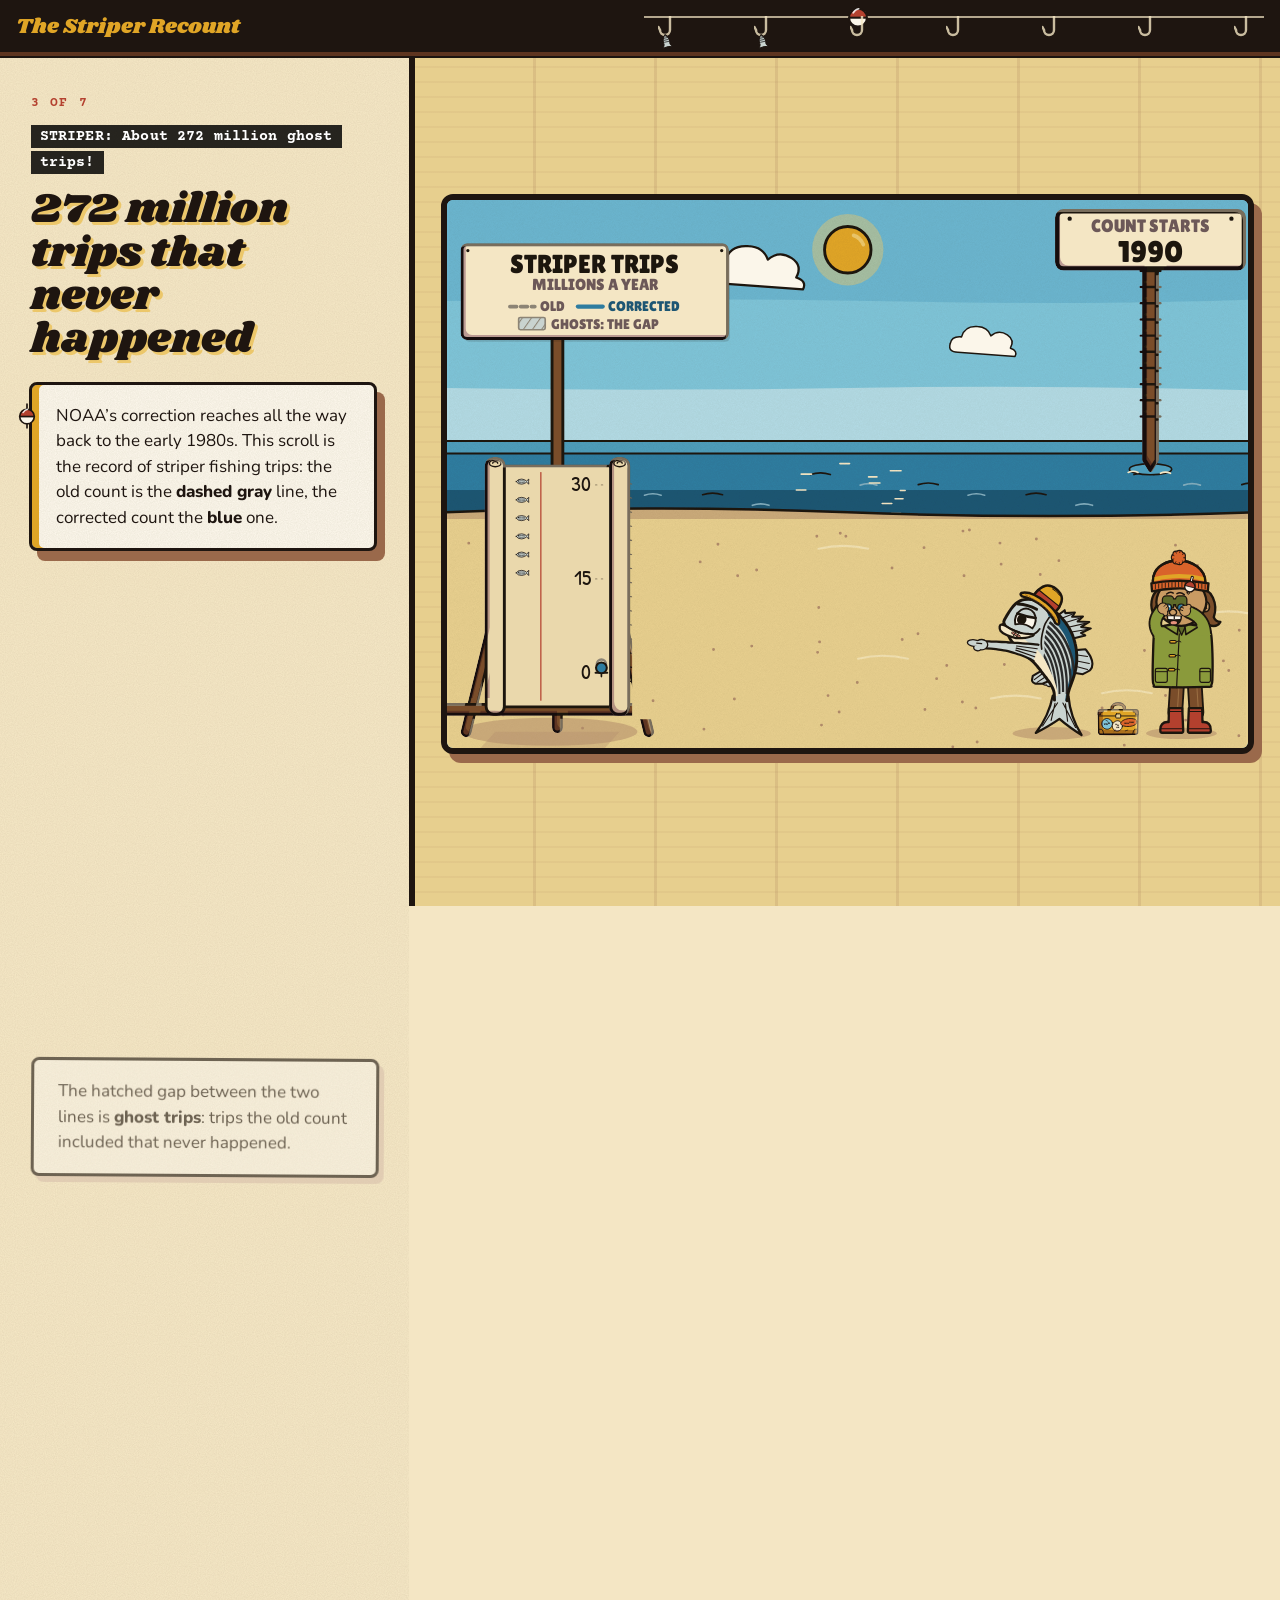
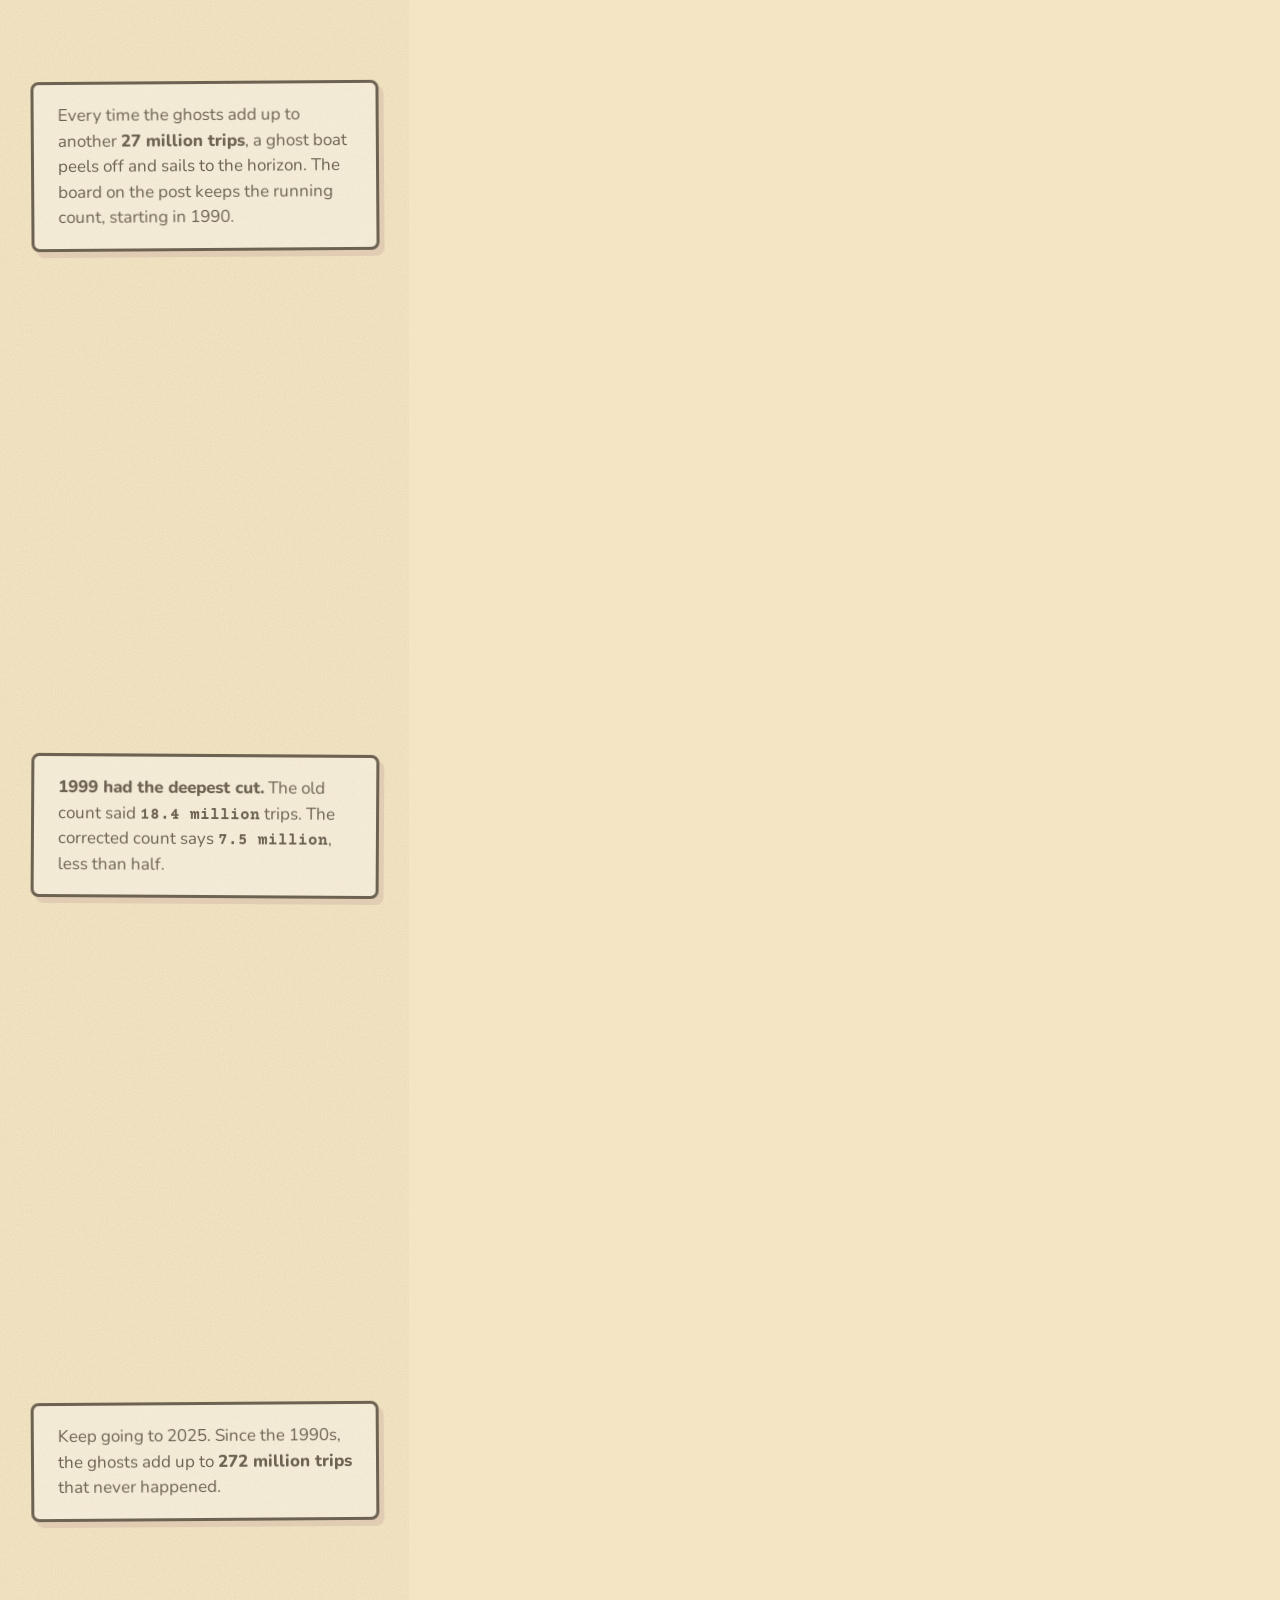
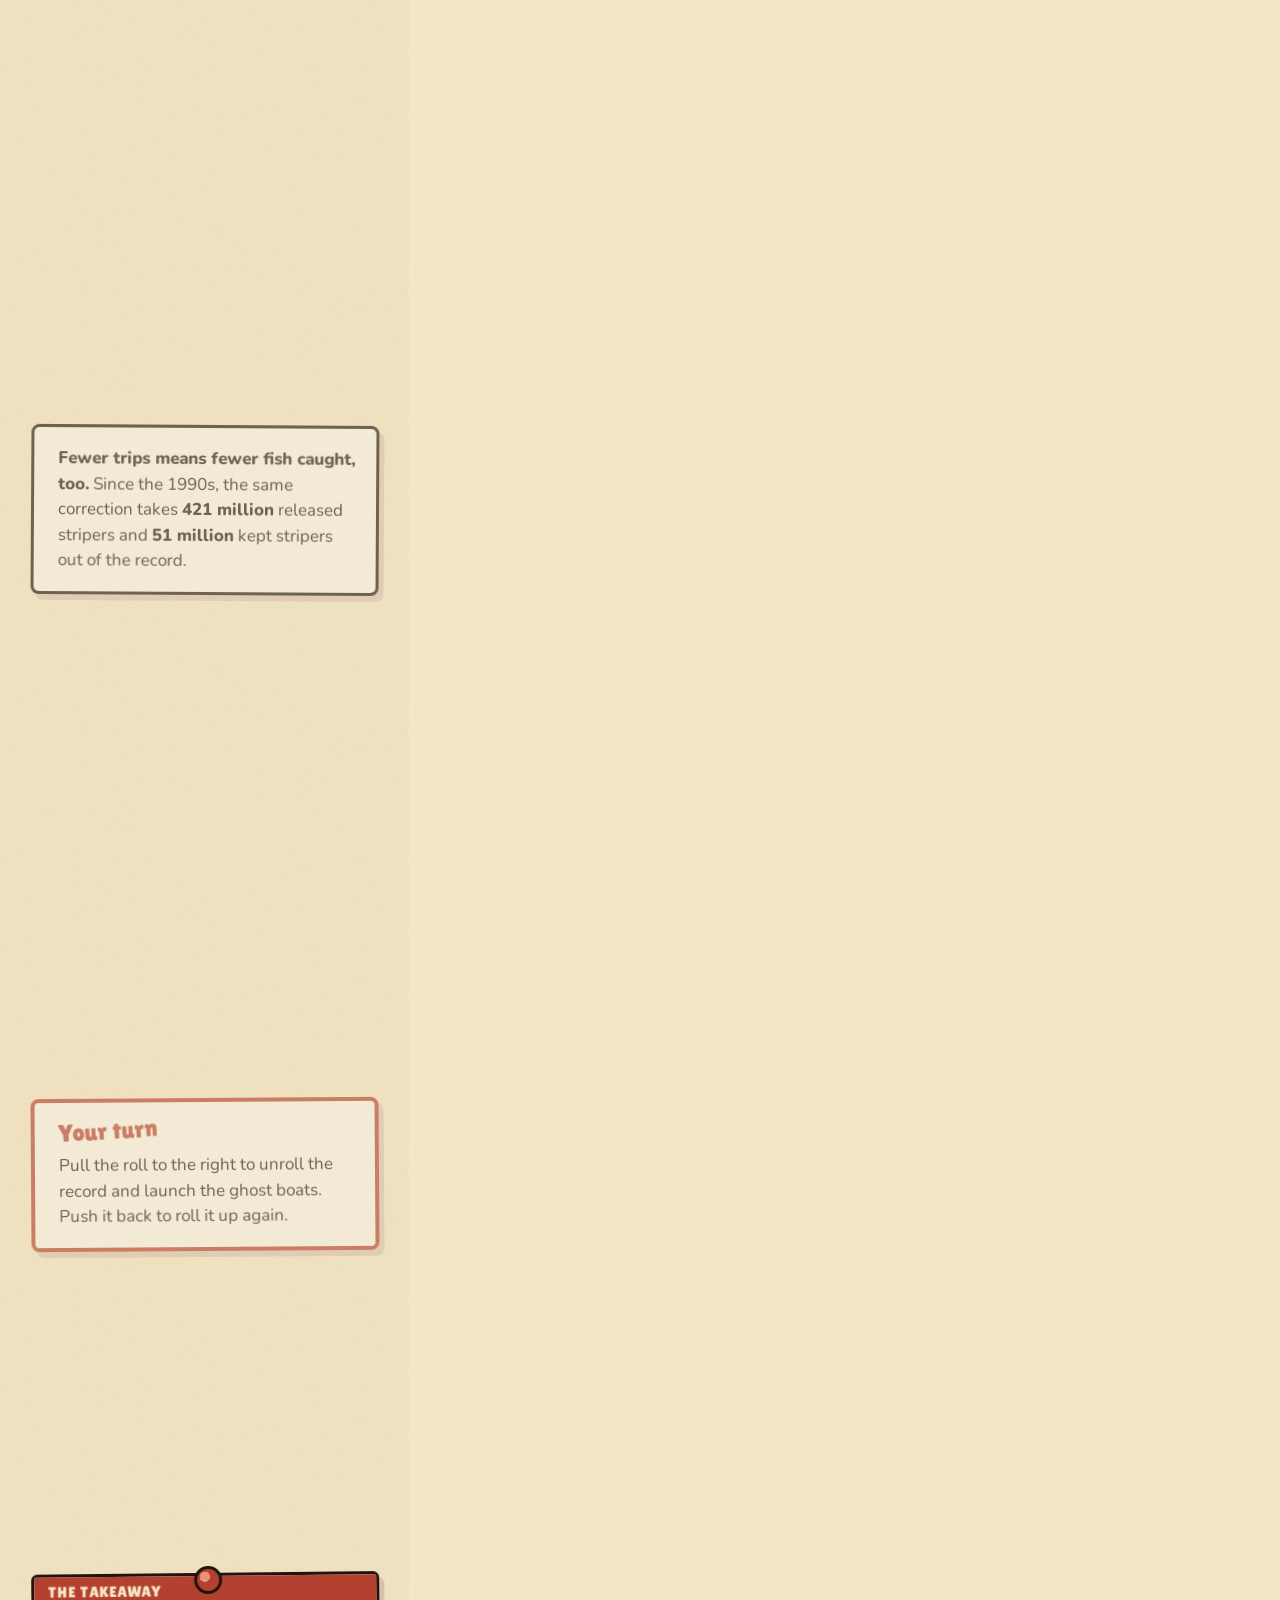
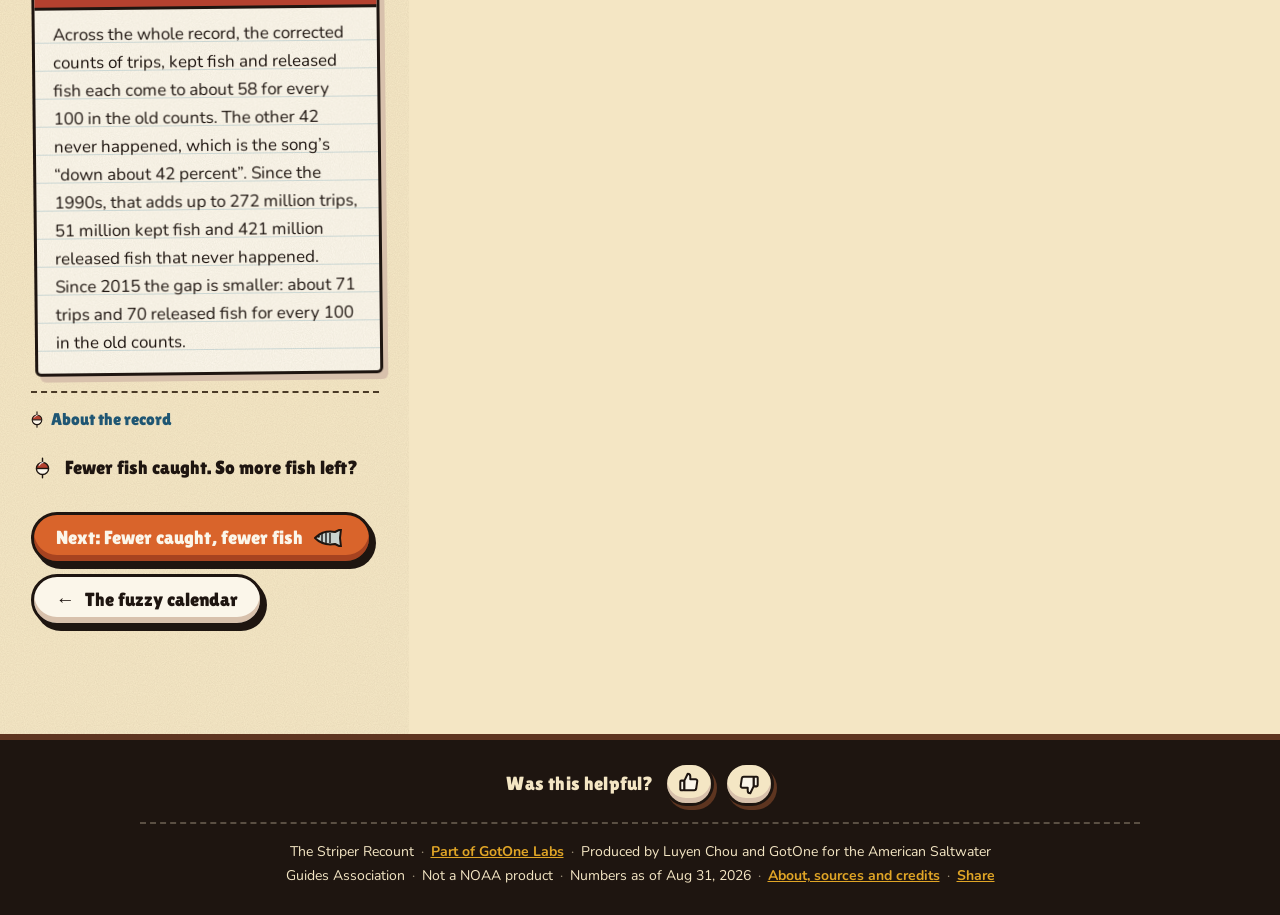
<file: ghosts.html>
<!doctype html>
<html lang="en">
<head>
<meta charset="utf-8">
<meta name="viewport" content="width=device-width, initial-scale=1">
<title>Striper Recount: Ghost trips</title>
<meta name="description" content="By NOAA’s corrected estimates, the old count included 272 million striper trips since the 1990s that never happened. Unroll the record and watch the ghost boats sail off.">
<link rel="icon" href="assets/favicon.svg?v=e86d05a1" type="image/svg+xml">
<link rel="icon" href="assets/favicon-32.png?v=9a60ef71" type="image/png" sizes="32x32">
<link rel="apple-touch-icon" href="assets/apple-touch-icon.png?v=cb6458f2">
<link rel="canonical" href="https://striperrecount.gotoneapp.com/ghosts.html">
<meta property="og:type" content="website">
<meta property="og:site_name" content="The Striper Recount">
<meta property="og:title" content="Striper Recount: Ghost trips">
<meta property="og:description" content="By NOAA’s corrected estimates, the old count included 272 million striper trips since the 1990s that never happened. Unroll the record and watch the ghost boats sail off.">
<meta property="og:url" content="https://striperrecount.gotoneapp.com/ghosts.html">
<meta property="og:image" content="https://striperrecount.gotoneapp.com/video/poster.jpg?v=2aa5f123">
<meta property="og:image:width" content="1920">
<meta property="og:image:height" content="1080">
<meta property="og:image:alt" content="The title card of The Striper Recount: the title in red letters on a sunburst, a ribbon reading “A song about the 2026 striped bass recount”, Kit waving on the left and the Striper in his hat on the right.">
<meta name="twitter:card" content="summary_large_image">
<link rel="preconnect" href="https://fonts.googleapis.com">
<link rel="preconnect" href="https://fonts.gstatic.com" crossorigin>
<link rel="stylesheet" href="https://fonts.googleapis.com/css2?family=Shrikhand&family=Lilita+One&family=Patrick+Hand&family=Courier+Prime:wght@400;700&family=Nunito:wght@400;700;800&display=swap">
<link rel="stylesheet" href="assets/site.css?v=3ecff5bb">
<link rel="stylesheet" href="assets/frame.css?v=36e54884">
<link rel="stylesheet" href="assets/delight.css?v=407c55d2">
</head>
<body data-mode="single" data-page="ghosts" data-file="ghosts.html" class="single">
<header class="topbar"><a class="brand" href="index.html">The Striper Recount</a><nav class="line" id="dots" aria-label="The 7 pages"></nav></header>

<main id="main"></main>
<footer class="sitefoot" data-sharebox>
  <div class="helpful" data-helpful hidden>
    <div class="hf-ask" role="group" aria-labelledby="hf-q"><span class="hf-q" id="hf-q">Was this helpful?</span><button type="button" class="hf-btn" data-v="up" aria-pressed="false"><svg viewBox="0 0 24 24" width="22" height="22" aria-hidden="true" focusable="false"><rect x="2.5" y="10.5" width="4.5" height="10.5" rx="1.2" fill="#FBF6EA" stroke="#1E1510" stroke-width="2.2"/><path d="M7 10.5L10.6 3c1.6 0 2.8 1.2 2.8 2.8V9H19c1.3 0 2.2 1.2 2 2.4l-1.2 8c-.2 1-1 1.6-2 1.6H7z" fill="#FBF6EA" stroke="#1E1510" stroke-width="2.2" stroke-linejoin="round"/></svg><span class="sr">Yes, helpful</span></button><button type="button" class="hf-btn down" data-v="down" aria-pressed="false"><svg viewBox="0 0 24 24" width="22" height="22" aria-hidden="true" focusable="false"><rect x="2.5" y="10.5" width="4.5" height="10.5" rx="1.2" fill="#FBF6EA" stroke="#1E1510" stroke-width="2.2"/><path d="M7 10.5L10.6 3c1.6 0 2.8 1.2 2.8 2.8V9H19c1.3 0 2.2 1.2 2 2.4l-1.2 8c-.2 1-1 1.6-2 1.6H7z" fill="#FBF6EA" stroke="#1E1510" stroke-width="2.2" stroke-linejoin="round"/></svg><span class="sr">No, not helpful</span></button></div>
    <p class="hf-msg" role="status" aria-live="polite"></p>
    <form class="hf-note" hidden><label for="hf-n">Anything to add? (optional, private)</label><span class="hf-row"><input id="hf-n" name="note" type="text" maxlength="500" autocomplete="off" enterkeyhint="send"><button type="submit" class="hf-send">Send</button></span></form>
    <input class="hf-hp" type="text" name="website" tabindex="-1" autocomplete="off" aria-hidden="true">
  </div>
  <p><span>The Striper Recount</span> <span class="dot" aria-hidden="true">·</span> <a href="https://www.gotoneapp.com/labs">Part of GotOne Labs</a> <span class="dot" aria-hidden="true">·</span> <span>Produced by Luyen Chou and GotOne for the American Saltwater Guides Association</span> <span class="dot" aria-hidden="true">·</span> <span>Not a NOAA product</span> <span class="dot" aria-hidden="true">·</span> <span>Numbers as of Aug 31, 2026</span> <span class="dot" aria-hidden="true">·</span> <a href="about.html">About, sources and credits</a> <span class="dot" aria-hidden="true">·</span> <a href="#share" data-share="page">Share</a></p>
  <p class="sharemsg" role="status" aria-live="polite"></p>
</footer>
<template id="wycd-tpl"><section class="wycd" aria-label="What you can do">
  <h2 class="wycd-h">What you can do</h2>
  <ul>
    <li><b>Follow the process.</b> The Atlantic States Marine Fisheries Commission posts the striped bass assessment, Board meetings and public comment periods on its <a href="https://asmfc.org/species/atlantic-striped-bass/" target="_blank" rel="noopener">striped bass page</a>. When the Board considers new rules, anyone can send a comment.</li>
    <li><a href="https://www.saltwaterguidesassociation.com/" target="_blank" rel="noopener">Follow, subscribe, and donate to ASGA</a>, the American Saltwater Guides Association.</li>
    <li><a href="https://www.gotoneapp.com/" target="_blank" rel="noopener">Log your catches in GotOne</a> to improve recreational angling data. GotOne data goes to scientists, researchers, and state agencies. The shared data is anonymized, so you don’t blow your spots. <span class="disclose">GotOne co-produced this site.</span></li>
  </ul>
</section></template>
<script>window.RC_META={"url": "https://striperrecount.gotoneapp.com/", "credit": "Produced by Luyen Chou and GotOne for the American Saltwater Guides Association", "asOf": "Aug 31, 2026", "src": {"mrip": "https://www.fisheries.noaa.gov/recreational-fishing-data/fishing-effort-survey-research-and-improvements", "mripLog": "https://www.fisheries.noaa.gov/recreational-fishing-data/recreational-fishing-estimate-updates", "fes": "https://www.fisheries.noaa.gov/resource/document/test-revised-fishing-effort-survey-2025-study-report", "asmfc": "https://asmfc.org/species/atlantic-striped-bass/", "dmf": "https://doi.org/10.2139/ssrn.7049791", "asga": "https://www.saltwaterguidesassociation.com/", "gotone": "https://www.gotoneapp.com/", "labs": "https://www.gotoneapp.com/labs"}, "shareText": "The Striper Recount: a 4-minute cartoon song about NOAA’s striped bass recount, plus the numbers to play with.", "labsApi": "https://labs.gotoneapp.com"};</script>
<script src="assets/labs-count.js?v=665ea480" data-page="recount/ghosts"></script>
<script src="assets/engine.js?v=059f5ee4"></script>
<script src="assets/kit.js?v=9514e4a2"></script>
<script src="assets/characters.js?v=803fe709"></script>
<script src="assets/data.js?v=31f13756"></script>
<script src="assets/answers.js?v=afebcc8f"></script>
<script src="assets/frame.js?v=a46fc82a"></script>
<script src="assets/site.js?v=32a443ca"></script>
<script src="assets/sets.js?v=d7dff41b"></script>
<script src="assets/pages/count.js?v=eec4bb44"></script>
<script src="assets/pages/calendar.js?v=608d21c6"></script>
<script src="assets/pages/ghosts.js?v=ea3d5558"></script>
<script src="assets/pages/pie.js?v=43dc8043"></script>
<script src="assets/pages/removals.js?v=68f1137f"></script>
<script src="assets/pages/states.js?v=3f0609e2"></script>
<script src="assets/pages/next.js?v=6511b049"></script>
<script>SITE.boot();</script>
</body>
</html>
</file>
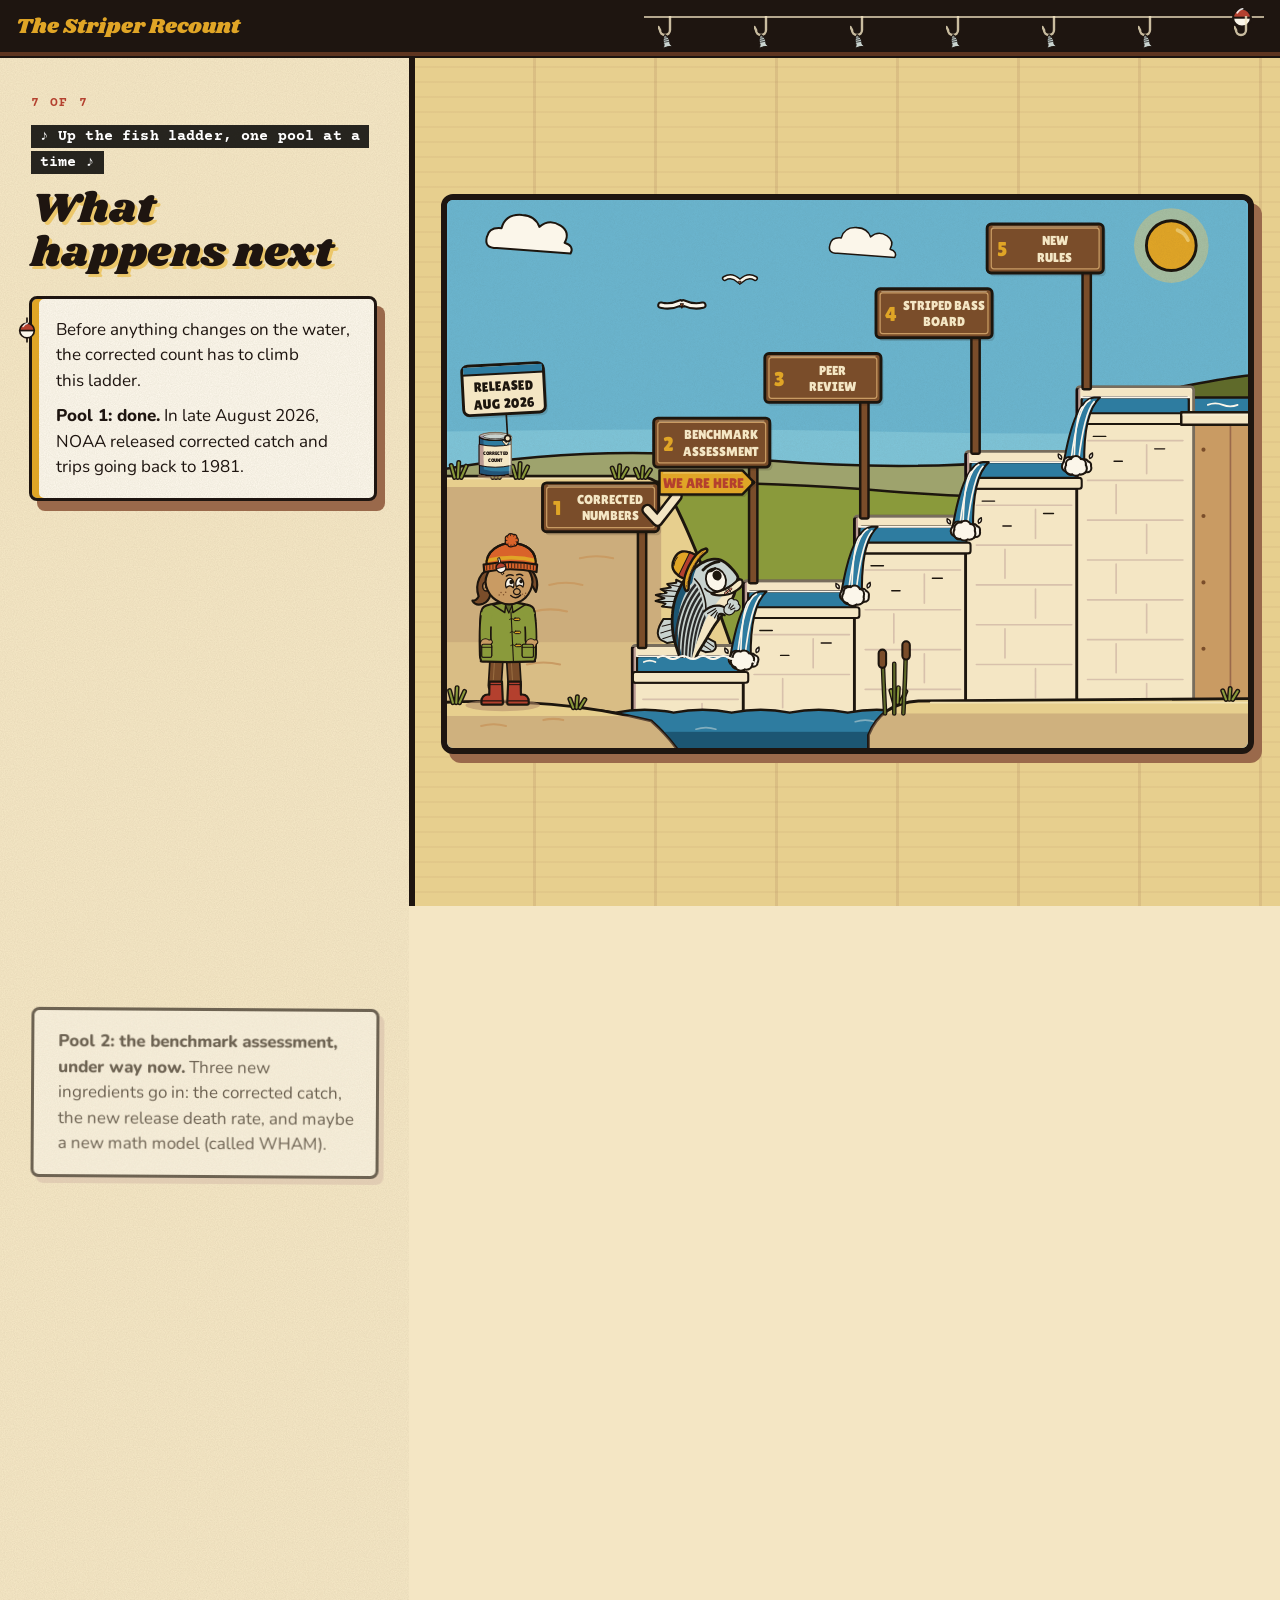
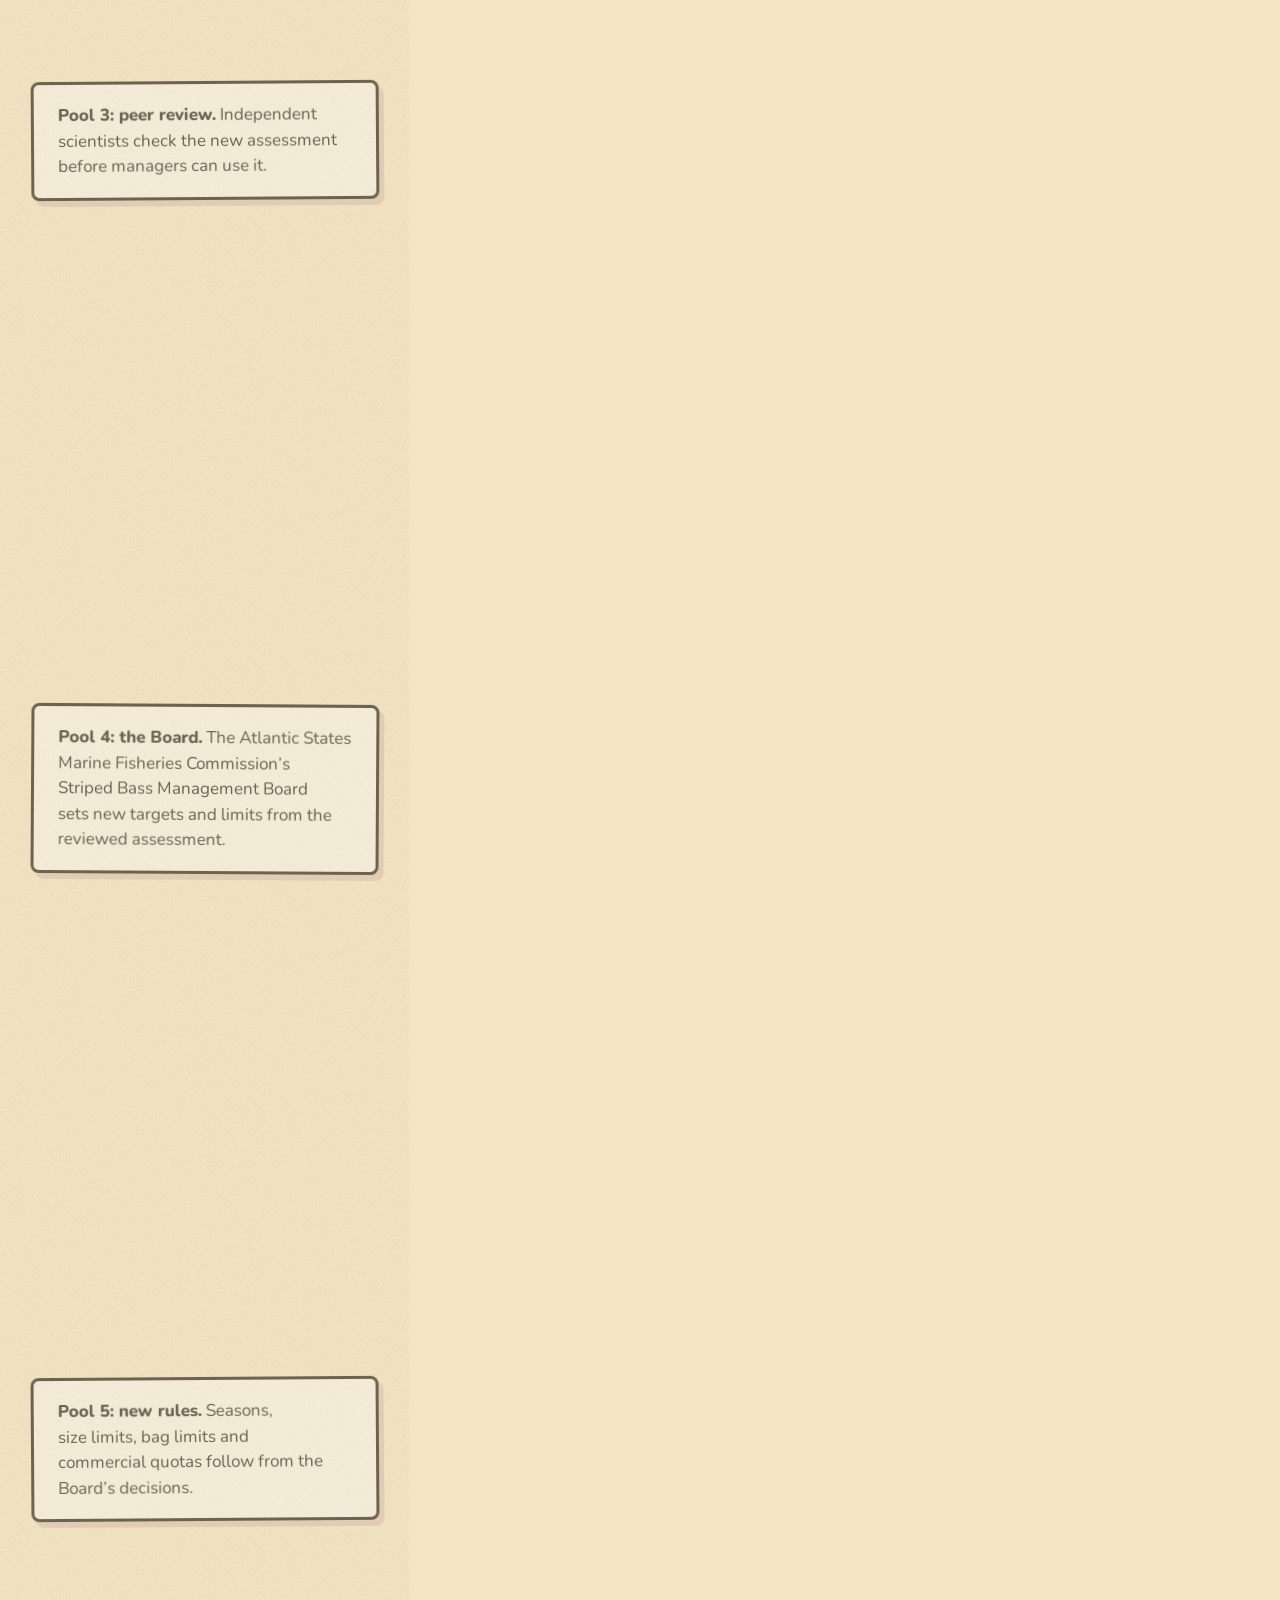
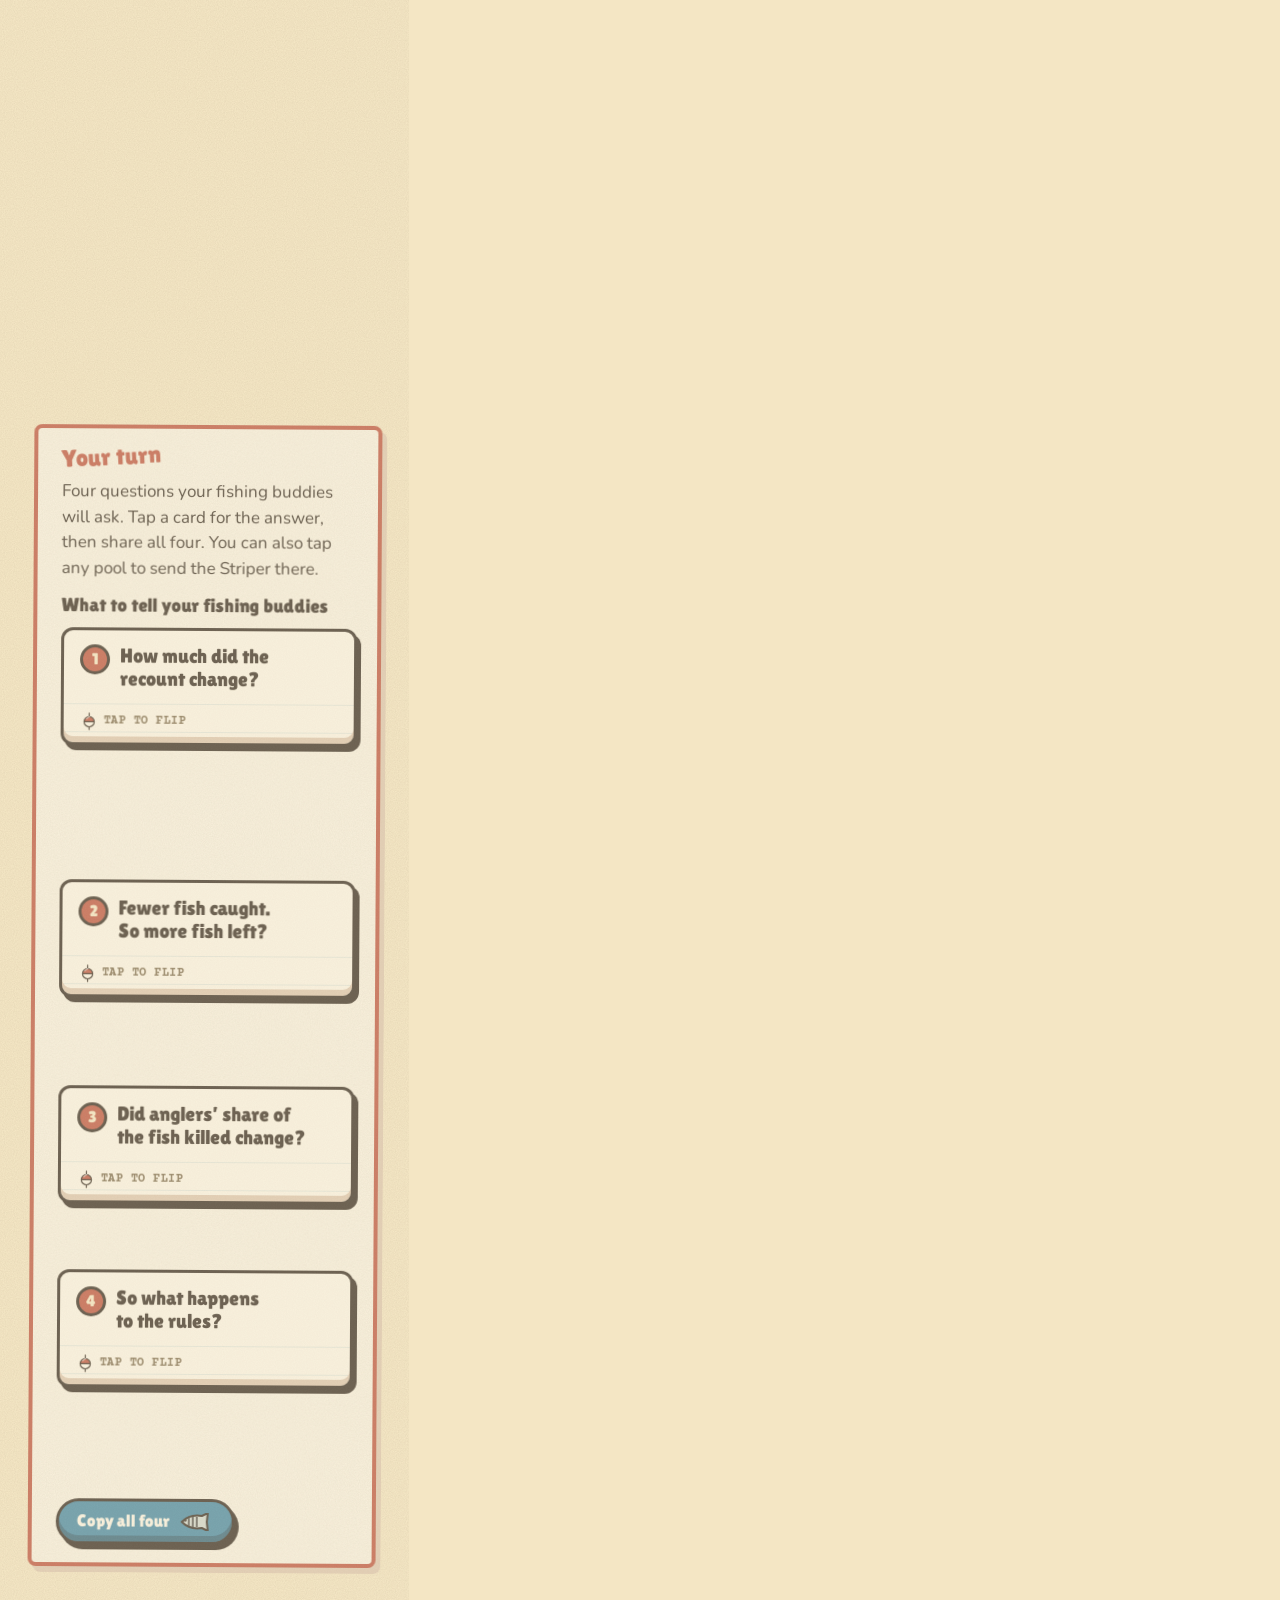
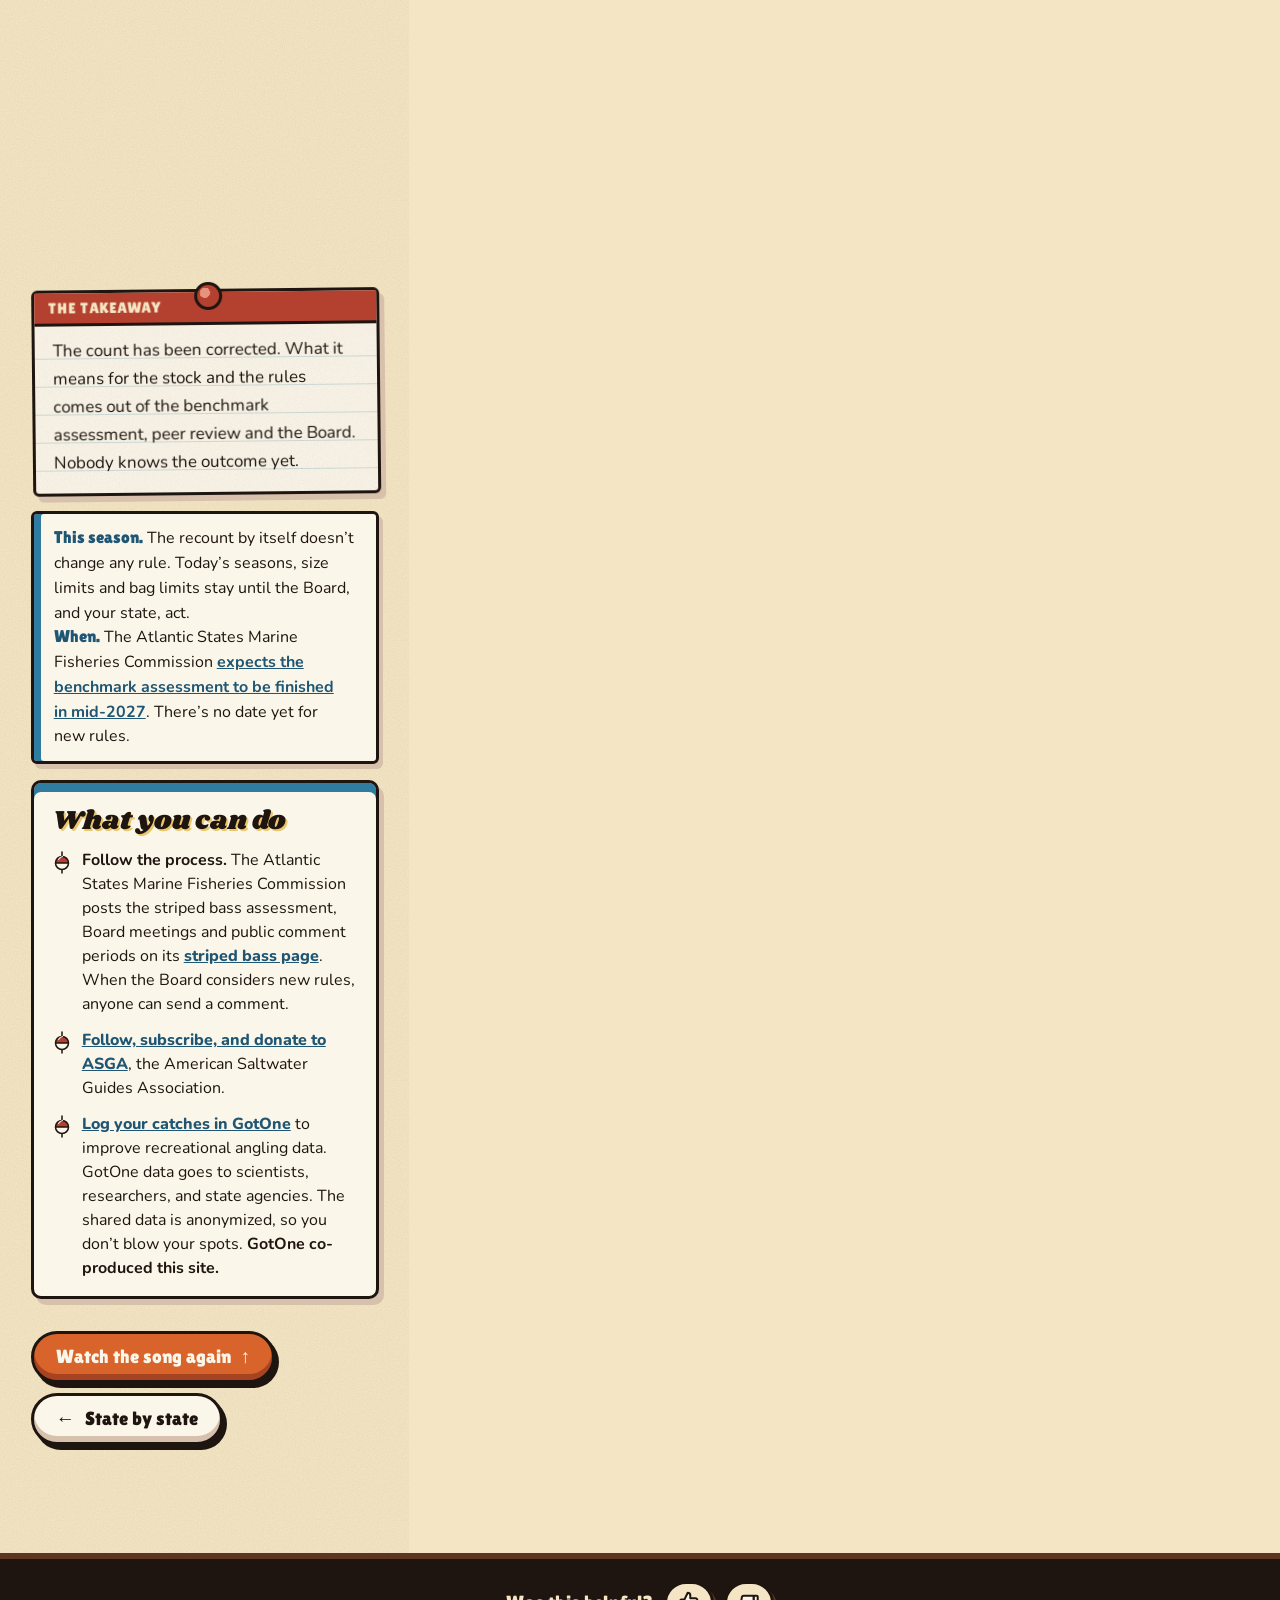
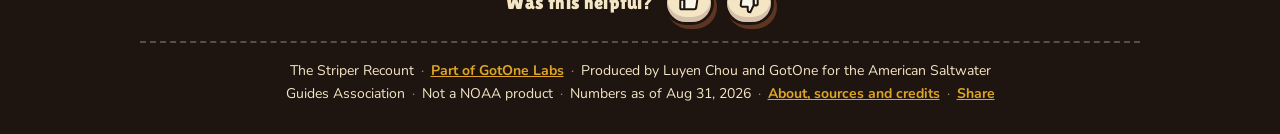
<file: next.html>
<!doctype html>
<html lang="en">
<head>
<meta charset="utf-8">
<meta name="viewport" content="width=device-width, initial-scale=1">
<title>Striper Recount: What happens next</title>
<meta name="description" content="The corrected count is step one. Next come the benchmark assessment, peer review and the Board’s new rules, plus four answers for your fishing buddies.">
<link rel="icon" href="assets/favicon.svg?v=e86d05a1" type="image/svg+xml">
<link rel="icon" href="assets/favicon-32.png?v=9a60ef71" type="image/png" sizes="32x32">
<link rel="apple-touch-icon" href="assets/apple-touch-icon.png?v=cb6458f2">
<link rel="canonical" href="https://striperrecount.gotoneapp.com/next.html">
<meta property="og:type" content="website">
<meta property="og:site_name" content="The Striper Recount">
<meta property="og:title" content="Striper Recount: What happens next">
<meta property="og:description" content="The corrected count is step one. Next come the benchmark assessment, peer review and the Board’s new rules, plus four answers for your fishing buddies.">
<meta property="og:url" content="https://striperrecount.gotoneapp.com/next.html">
<meta property="og:image" content="https://striperrecount.gotoneapp.com/video/poster.jpg?v=2aa5f123">
<meta property="og:image:width" content="1920">
<meta property="og:image:height" content="1080">
<meta property="og:image:alt" content="The title card of The Striper Recount: the title in red letters on a sunburst, a ribbon reading “A song about the 2026 striped bass recount”, Kit waving on the left and the Striper in his hat on the right.">
<meta name="twitter:card" content="summary_large_image">
<link rel="preconnect" href="https://fonts.googleapis.com">
<link rel="preconnect" href="https://fonts.gstatic.com" crossorigin>
<link rel="stylesheet" href="https://fonts.googleapis.com/css2?family=Shrikhand&family=Lilita+One&family=Patrick+Hand&family=Courier+Prime:wght@400;700&family=Nunito:wght@400;700;800&display=swap">
<link rel="stylesheet" href="assets/site.css?v=3ecff5bb">
<link rel="stylesheet" href="assets/frame.css?v=36e54884">
<link rel="stylesheet" href="assets/delight.css?v=407c55d2">
</head>
<body data-mode="single" data-page="next" data-file="next.html" class="single">
<header class="topbar"><a class="brand" href="index.html">The Striper Recount</a><nav class="line" id="dots" aria-label="The 7 pages"></nav></header>

<main id="main"></main>
<footer class="sitefoot" data-sharebox>
  <div class="helpful" data-helpful hidden>
    <div class="hf-ask" role="group" aria-labelledby="hf-q"><span class="hf-q" id="hf-q">Was this helpful?</span><button type="button" class="hf-btn" data-v="up" aria-pressed="false"><svg viewBox="0 0 24 24" width="22" height="22" aria-hidden="true" focusable="false"><rect x="2.5" y="10.5" width="4.5" height="10.5" rx="1.2" fill="#FBF6EA" stroke="#1E1510" stroke-width="2.2"/><path d="M7 10.5L10.6 3c1.6 0 2.8 1.2 2.8 2.8V9H19c1.3 0 2.2 1.2 2 2.4l-1.2 8c-.2 1-1 1.6-2 1.6H7z" fill="#FBF6EA" stroke="#1E1510" stroke-width="2.2" stroke-linejoin="round"/></svg><span class="sr">Yes, helpful</span></button><button type="button" class="hf-btn down" data-v="down" aria-pressed="false"><svg viewBox="0 0 24 24" width="22" height="22" aria-hidden="true" focusable="false"><rect x="2.5" y="10.5" width="4.5" height="10.5" rx="1.2" fill="#FBF6EA" stroke="#1E1510" stroke-width="2.2"/><path d="M7 10.5L10.6 3c1.6 0 2.8 1.2 2.8 2.8V9H19c1.3 0 2.2 1.2 2 2.4l-1.2 8c-.2 1-1 1.6-2 1.6H7z" fill="#FBF6EA" stroke="#1E1510" stroke-width="2.2" stroke-linejoin="round"/></svg><span class="sr">No, not helpful</span></button></div>
    <p class="hf-msg" role="status" aria-live="polite"></p>
    <form class="hf-note" hidden><label for="hf-n">Anything to add? (optional, private)</label><span class="hf-row"><input id="hf-n" name="note" type="text" maxlength="500" autocomplete="off" enterkeyhint="send"><button type="submit" class="hf-send">Send</button></span></form>
    <input class="hf-hp" type="text" name="website" tabindex="-1" autocomplete="off" aria-hidden="true">
  </div>
  <p><span>The Striper Recount</span> <span class="dot" aria-hidden="true">·</span> <a href="https://www.gotoneapp.com/labs">Part of GotOne Labs</a> <span class="dot" aria-hidden="true">·</span> <span>Produced by Luyen Chou and GotOne for the American Saltwater Guides Association</span> <span class="dot" aria-hidden="true">·</span> <span>Not a NOAA product</span> <span class="dot" aria-hidden="true">·</span> <span>Numbers as of Aug 31, 2026</span> <span class="dot" aria-hidden="true">·</span> <a href="about.html">About, sources and credits</a> <span class="dot" aria-hidden="true">·</span> <a href="#share" data-share="page">Share</a></p>
  <p class="sharemsg" role="status" aria-live="polite"></p>
</footer>
<template id="wycd-tpl"><section class="wycd" aria-label="What you can do">
  <h2 class="wycd-h">What you can do</h2>
  <ul>
    <li><b>Follow the process.</b> The Atlantic States Marine Fisheries Commission posts the striped bass assessment, Board meetings and public comment periods on its <a href="https://asmfc.org/species/atlantic-striped-bass/" target="_blank" rel="noopener">striped bass page</a>. When the Board considers new rules, anyone can send a comment.</li>
    <li><a href="https://www.saltwaterguidesassociation.com/" target="_blank" rel="noopener">Follow, subscribe, and donate to ASGA</a>, the American Saltwater Guides Association.</li>
    <li><a href="https://www.gotoneapp.com/" target="_blank" rel="noopener">Log your catches in GotOne</a> to improve recreational angling data. GotOne data goes to scientists, researchers, and state agencies. The shared data is anonymized, so you don’t blow your spots. <span class="disclose">GotOne co-produced this site.</span></li>
  </ul>
</section></template>
<script>window.RC_META={"url": "https://striperrecount.gotoneapp.com/", "credit": "Produced by Luyen Chou and GotOne for the American Saltwater Guides Association", "asOf": "Aug 31, 2026", "src": {"mrip": "https://www.fisheries.noaa.gov/recreational-fishing-data/fishing-effort-survey-research-and-improvements", "mripLog": "https://www.fisheries.noaa.gov/recreational-fishing-data/recreational-fishing-estimate-updates", "fes": "https://www.fisheries.noaa.gov/resource/document/test-revised-fishing-effort-survey-2025-study-report", "asmfc": "https://asmfc.org/species/atlantic-striped-bass/", "dmf": "https://doi.org/10.2139/ssrn.7049791", "asga": "https://www.saltwaterguidesassociation.com/", "gotone": "https://www.gotoneapp.com/", "labs": "https://www.gotoneapp.com/labs"}, "shareText": "The Striper Recount: a 4-minute cartoon song about NOAA’s striped bass recount, plus the numbers to play with.", "labsApi": "https://labs.gotoneapp.com"};</script>
<script src="assets/labs-count.js?v=665ea480" data-page="recount/next"></script>
<script src="assets/engine.js?v=059f5ee4"></script>
<script src="assets/kit.js?v=9514e4a2"></script>
<script src="assets/characters.js?v=803fe709"></script>
<script src="assets/data.js?v=31f13756"></script>
<script src="assets/answers.js?v=afebcc8f"></script>
<script src="assets/frame.js?v=a46fc82a"></script>
<script src="assets/site.js?v=32a443ca"></script>
<script src="assets/sets.js?v=d7dff41b"></script>
<script src="assets/pages/count.js?v=eec4bb44"></script>
<script src="assets/pages/calendar.js?v=608d21c6"></script>
<script src="assets/pages/ghosts.js?v=ea3d5558"></script>
<script src="assets/pages/pie.js?v=43dc8043"></script>
<script src="assets/pages/removals.js?v=68f1137f"></script>
<script src="assets/pages/states.js?v=3f0609e2"></script>
<script src="assets/pages/next.js?v=6511b049"></script>
<script>SITE.boot();</script>
</body>
</html>
</file>
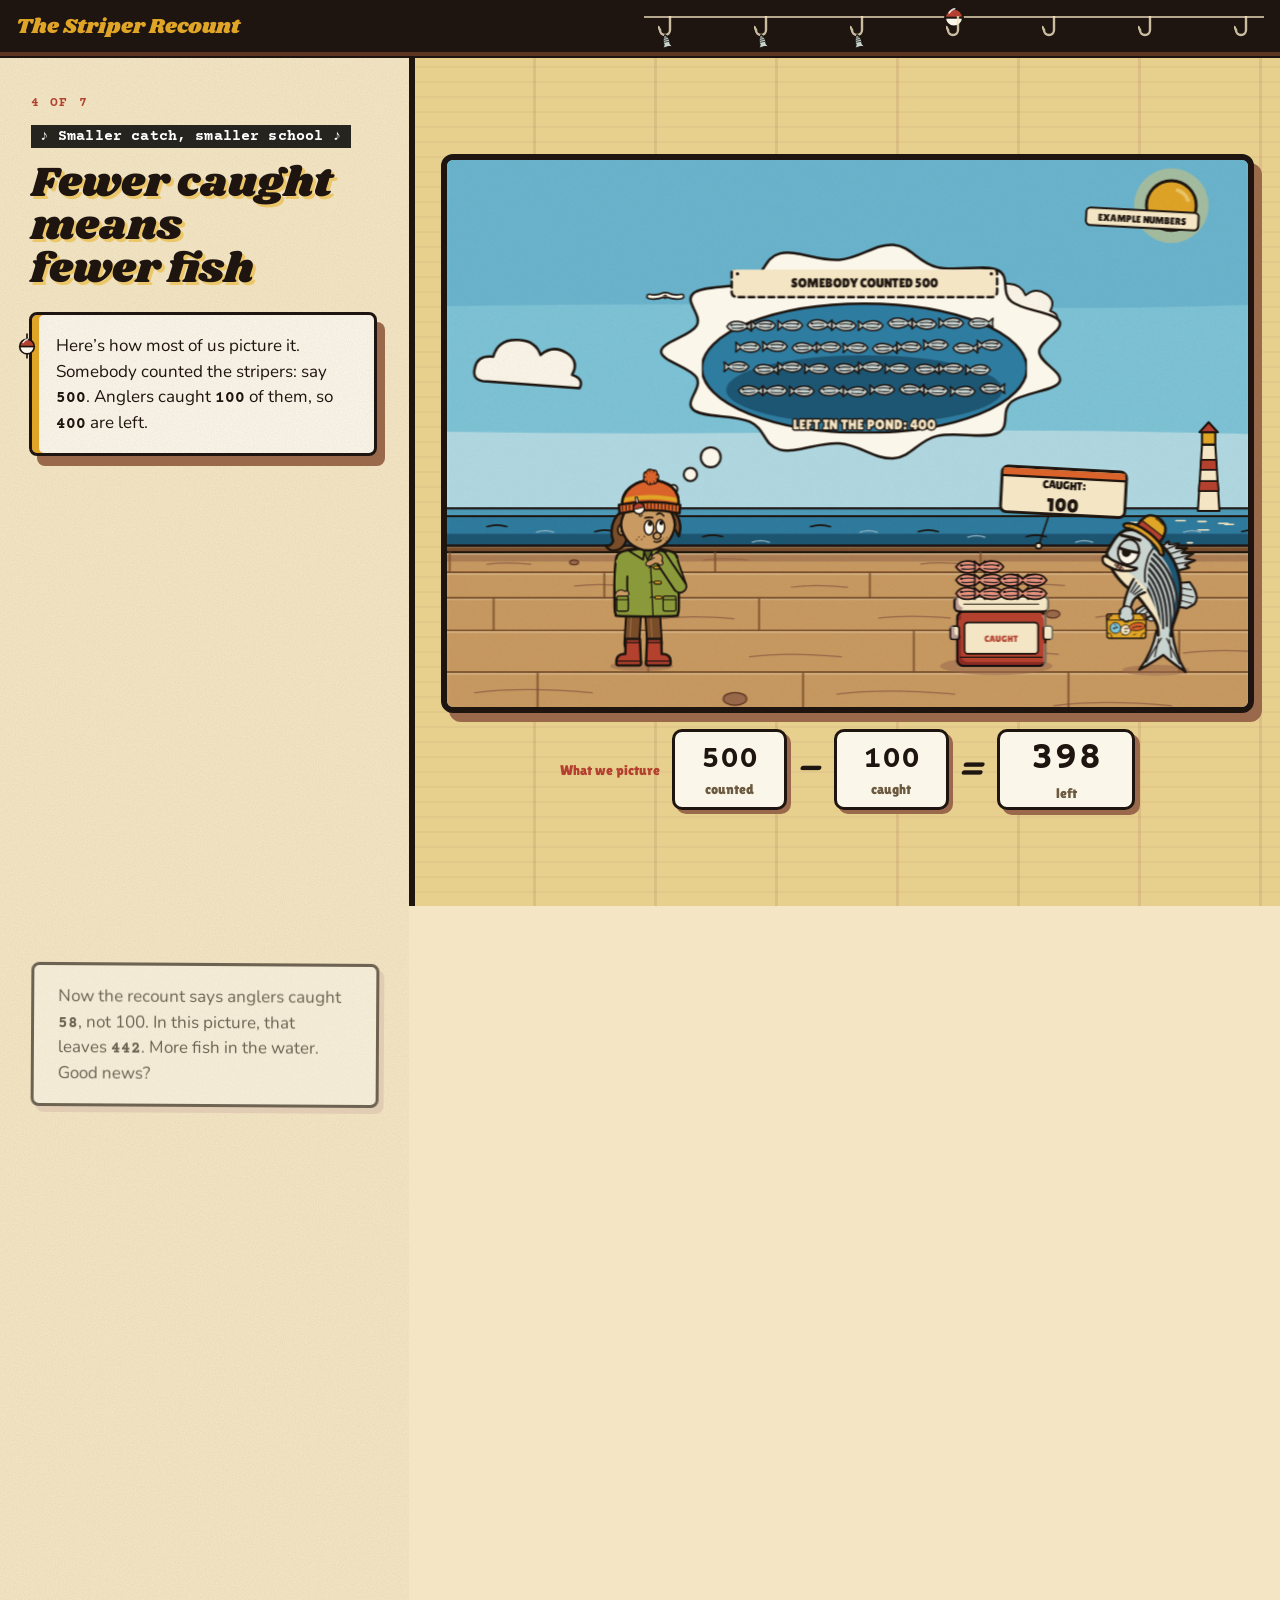
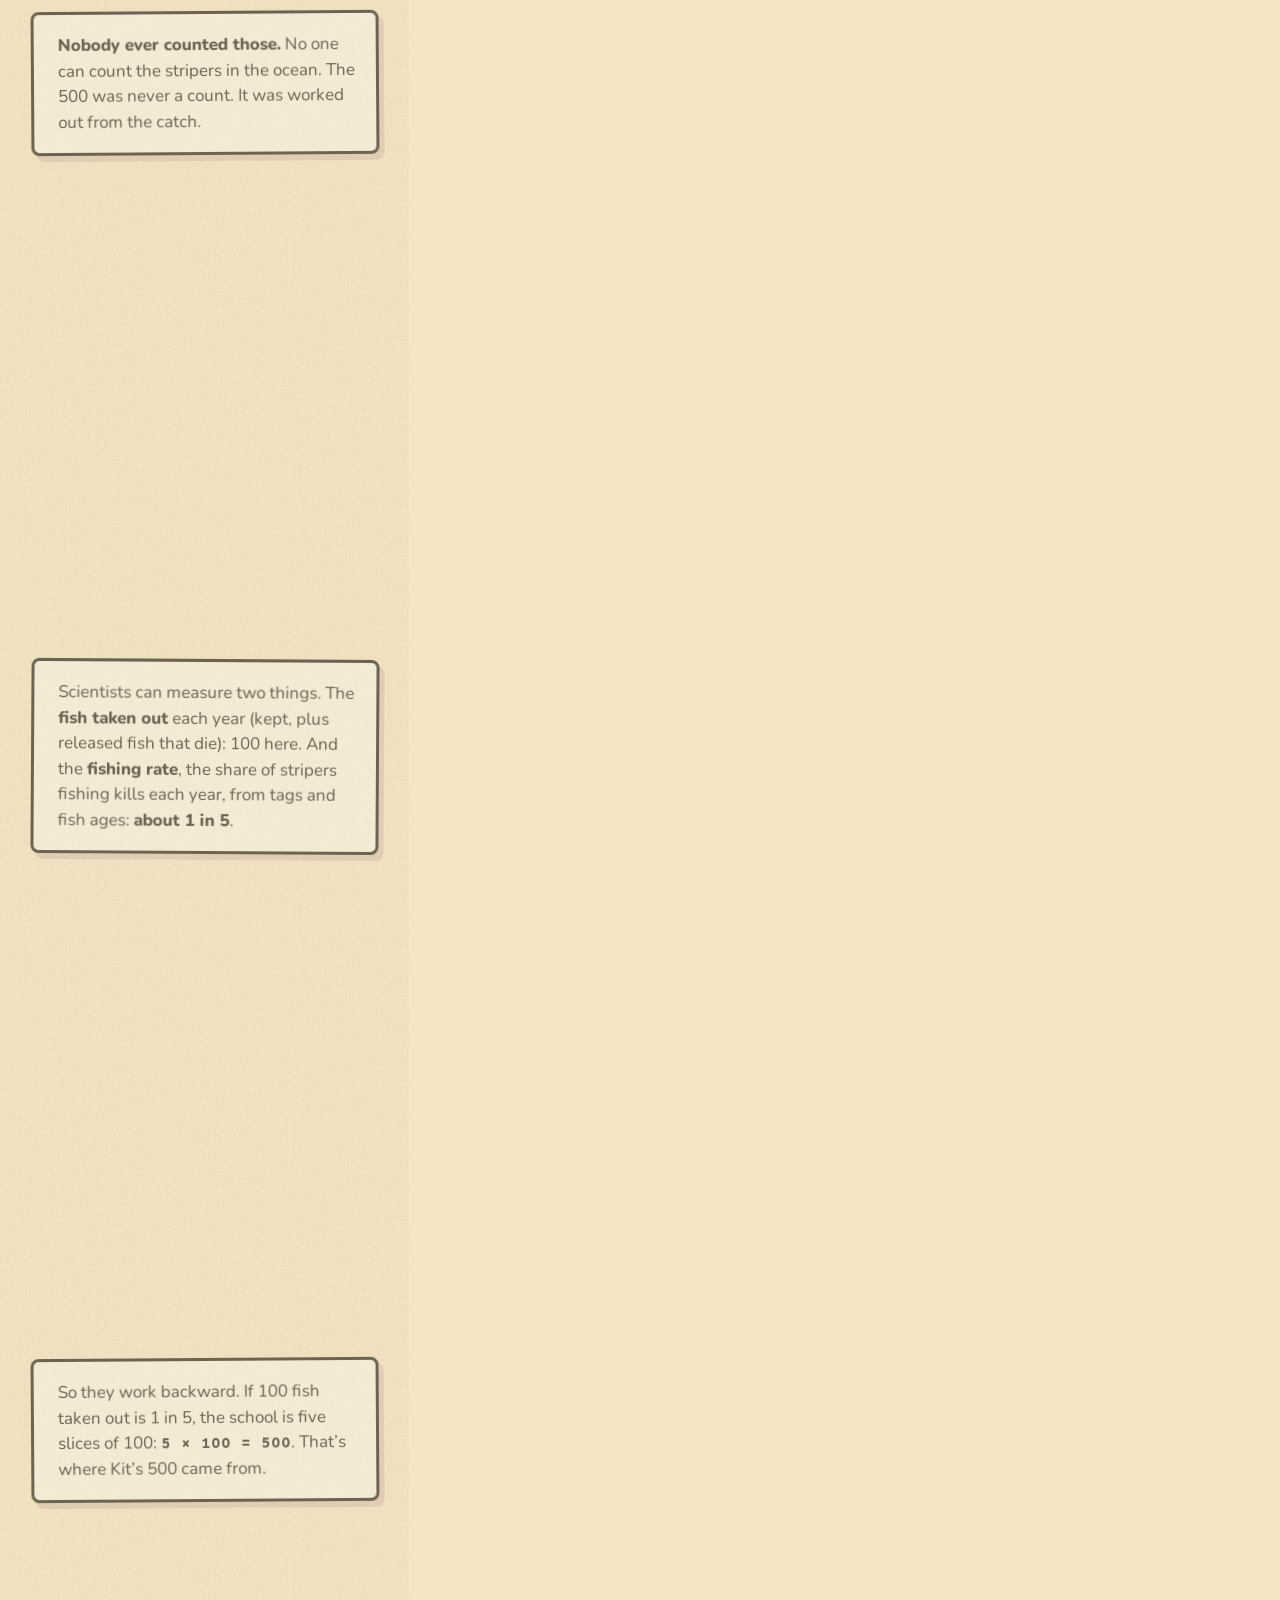
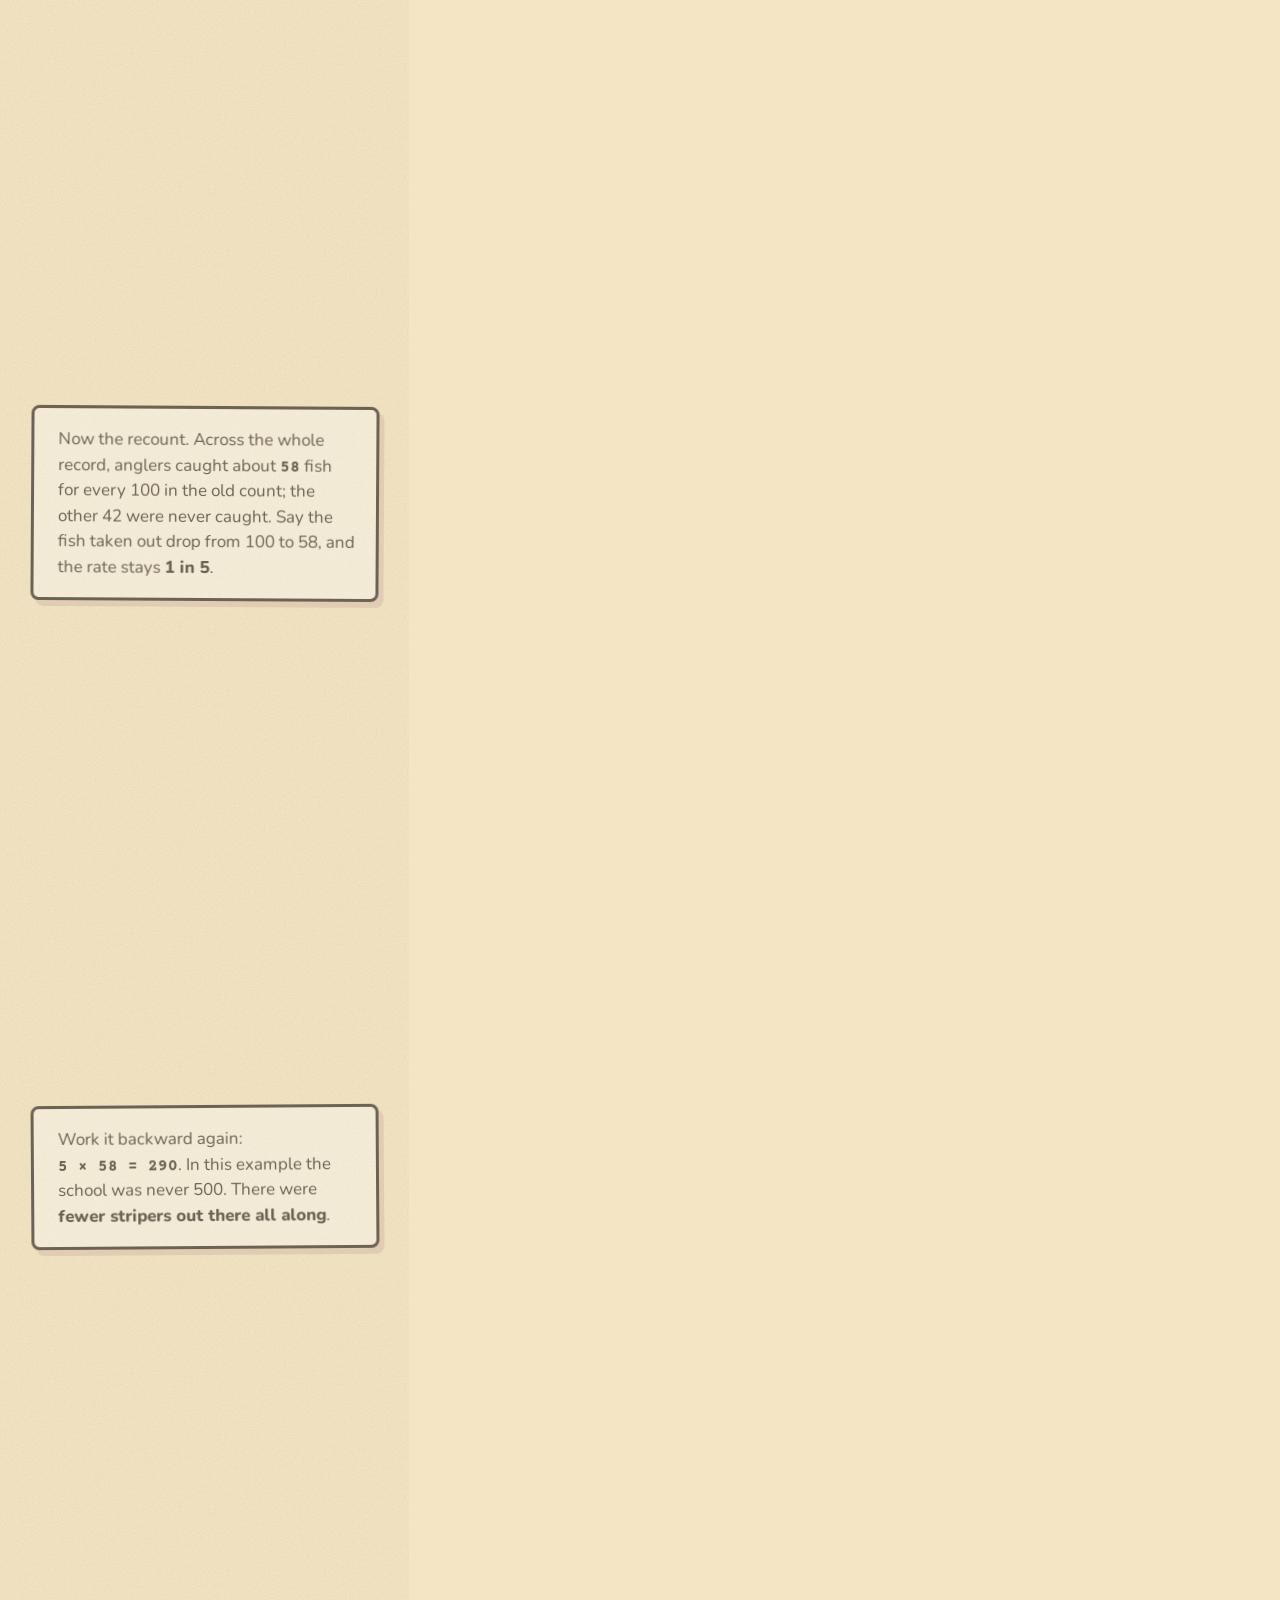
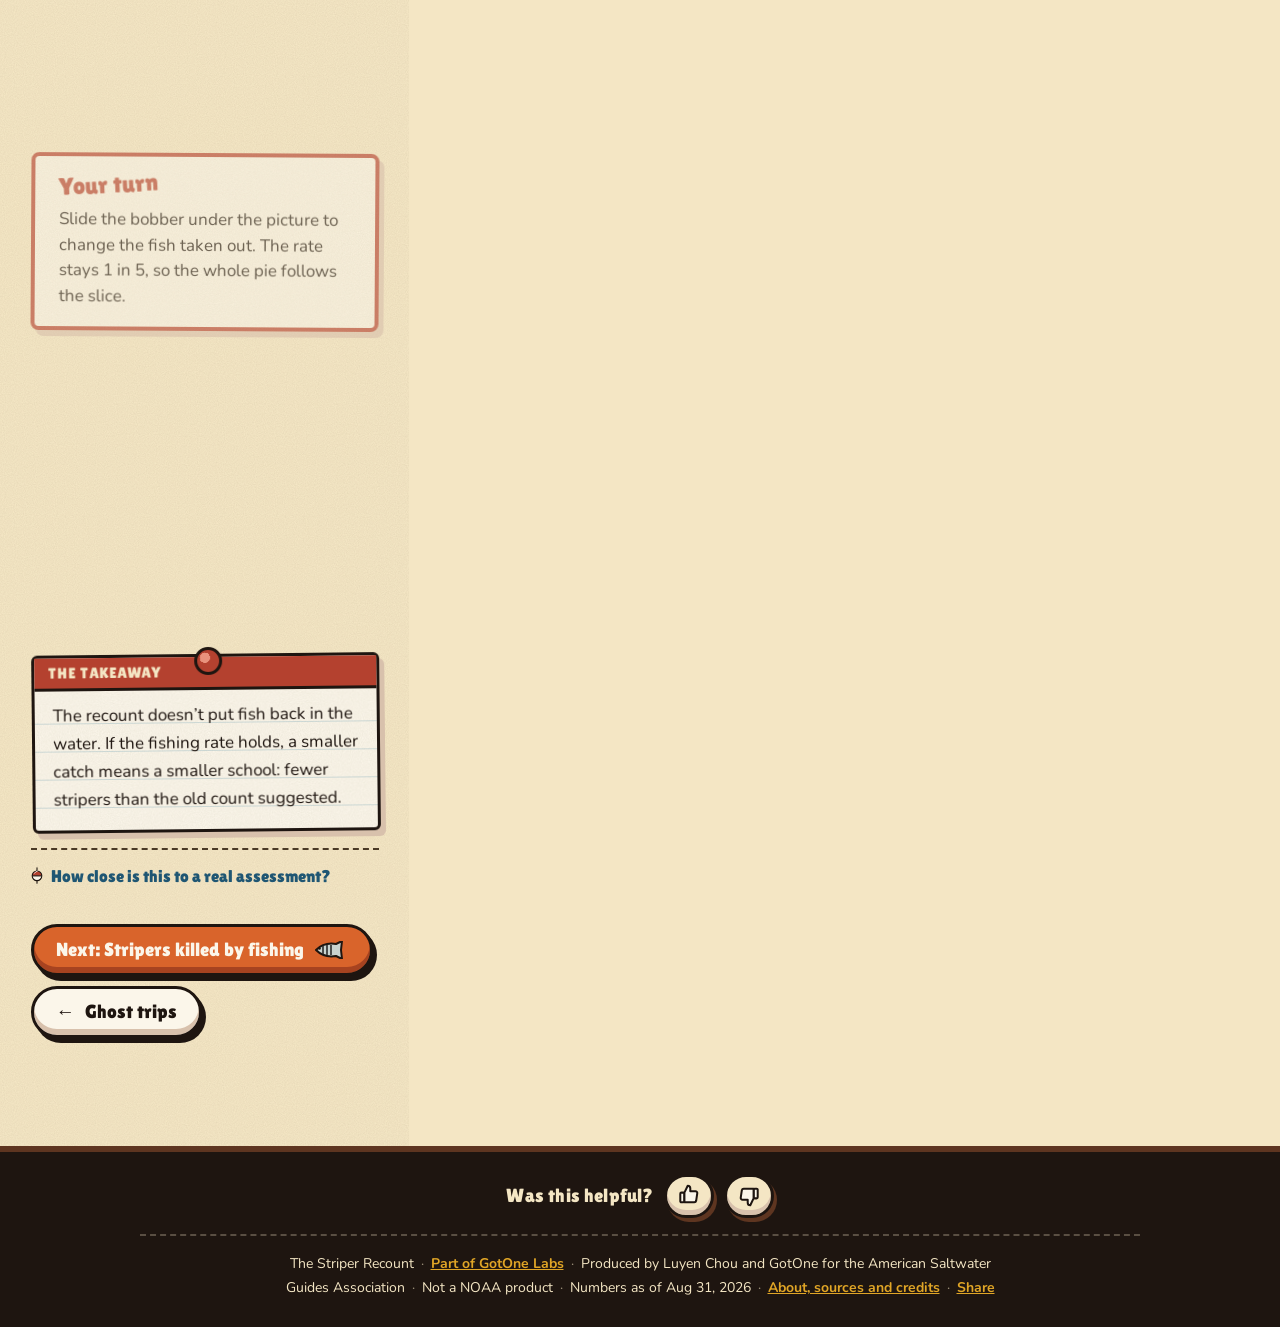
<file: pie.html>
<!doctype html>
<html lang="en">
<head>
<meta charset="utf-8">
<meta name="viewport" content="width=device-width, initial-scale=1">
<title>Striper Recount: Fewer caught, fewer fish</title>
<meta name="description" content="Fewer fish caught doesn’t mean more fish left. Stock assessments work backward from the catch, so if the fishing rate holds, a smaller catch means a smaller school.">
<link rel="icon" href="assets/favicon.svg?v=e86d05a1" type="image/svg+xml">
<link rel="icon" href="assets/favicon-32.png?v=9a60ef71" type="image/png" sizes="32x32">
<link rel="apple-touch-icon" href="assets/apple-touch-icon.png?v=cb6458f2">
<link rel="canonical" href="https://striperrecount.gotoneapp.com/pie.html">
<meta property="og:type" content="website">
<meta property="og:site_name" content="The Striper Recount">
<meta property="og:title" content="Striper Recount: Fewer caught, fewer fish">
<meta property="og:description" content="Fewer fish caught doesn’t mean more fish left. Stock assessments work backward from the catch, so if the fishing rate holds, a smaller catch means a smaller school.">
<meta property="og:url" content="https://striperrecount.gotoneapp.com/pie.html">
<meta property="og:image" content="https://striperrecount.gotoneapp.com/video/poster.jpg?v=2aa5f123">
<meta property="og:image:width" content="1920">
<meta property="og:image:height" content="1080">
<meta property="og:image:alt" content="The title card of The Striper Recount: the title in red letters on a sunburst, a ribbon reading “A song about the 2026 striped bass recount”, Kit waving on the left and the Striper in his hat on the right.">
<meta name="twitter:card" content="summary_large_image">
<link rel="preconnect" href="https://fonts.googleapis.com">
<link rel="preconnect" href="https://fonts.gstatic.com" crossorigin>
<link rel="stylesheet" href="https://fonts.googleapis.com/css2?family=Shrikhand&family=Lilita+One&family=Patrick+Hand&family=Courier+Prime:wght@400;700&family=Nunito:wght@400;700;800&display=swap">
<link rel="stylesheet" href="assets/site.css?v=3ecff5bb">
<link rel="stylesheet" href="assets/frame.css?v=36e54884">
<link rel="stylesheet" href="assets/delight.css?v=407c55d2">
</head>
<body data-mode="single" data-page="pie" data-file="pie.html" class="single">
<header class="topbar"><a class="brand" href="index.html">The Striper Recount</a><nav class="line" id="dots" aria-label="The 7 pages"></nav></header>

<main id="main"></main>
<footer class="sitefoot" data-sharebox>
  <div class="helpful" data-helpful hidden>
    <div class="hf-ask" role="group" aria-labelledby="hf-q"><span class="hf-q" id="hf-q">Was this helpful?</span><button type="button" class="hf-btn" data-v="up" aria-pressed="false"><svg viewBox="0 0 24 24" width="22" height="22" aria-hidden="true" focusable="false"><rect x="2.5" y="10.5" width="4.5" height="10.5" rx="1.2" fill="#FBF6EA" stroke="#1E1510" stroke-width="2.2"/><path d="M7 10.5L10.6 3c1.6 0 2.8 1.2 2.8 2.8V9H19c1.3 0 2.2 1.2 2 2.4l-1.2 8c-.2 1-1 1.6-2 1.6H7z" fill="#FBF6EA" stroke="#1E1510" stroke-width="2.2" stroke-linejoin="round"/></svg><span class="sr">Yes, helpful</span></button><button type="button" class="hf-btn down" data-v="down" aria-pressed="false"><svg viewBox="0 0 24 24" width="22" height="22" aria-hidden="true" focusable="false"><rect x="2.5" y="10.5" width="4.5" height="10.5" rx="1.2" fill="#FBF6EA" stroke="#1E1510" stroke-width="2.2"/><path d="M7 10.5L10.6 3c1.6 0 2.8 1.2 2.8 2.8V9H19c1.3 0 2.2 1.2 2 2.4l-1.2 8c-.2 1-1 1.6-2 1.6H7z" fill="#FBF6EA" stroke="#1E1510" stroke-width="2.2" stroke-linejoin="round"/></svg><span class="sr">No, not helpful</span></button></div>
    <p class="hf-msg" role="status" aria-live="polite"></p>
    <form class="hf-note" hidden><label for="hf-n">Anything to add? (optional, private)</label><span class="hf-row"><input id="hf-n" name="note" type="text" maxlength="500" autocomplete="off" enterkeyhint="send"><button type="submit" class="hf-send">Send</button></span></form>
    <input class="hf-hp" type="text" name="website" tabindex="-1" autocomplete="off" aria-hidden="true">
  </div>
  <p><span>The Striper Recount</span> <span class="dot" aria-hidden="true">·</span> <a href="https://www.gotoneapp.com/labs">Part of GotOne Labs</a> <span class="dot" aria-hidden="true">·</span> <span>Produced by Luyen Chou and GotOne for the American Saltwater Guides Association</span> <span class="dot" aria-hidden="true">·</span> <span>Not a NOAA product</span> <span class="dot" aria-hidden="true">·</span> <span>Numbers as of Aug 31, 2026</span> <span class="dot" aria-hidden="true">·</span> <a href="about.html">About, sources and credits</a> <span class="dot" aria-hidden="true">·</span> <a href="#share" data-share="page">Share</a></p>
  <p class="sharemsg" role="status" aria-live="polite"></p>
</footer>
<template id="wycd-tpl"><section class="wycd" aria-label="What you can do">
  <h2 class="wycd-h">What you can do</h2>
  <ul>
    <li><b>Follow the process.</b> The Atlantic States Marine Fisheries Commission posts the striped bass assessment, Board meetings and public comment periods on its <a href="https://asmfc.org/species/atlantic-striped-bass/" target="_blank" rel="noopener">striped bass page</a>. When the Board considers new rules, anyone can send a comment.</li>
    <li><a href="https://www.saltwaterguidesassociation.com/" target="_blank" rel="noopener">Follow, subscribe, and donate to ASGA</a>, the American Saltwater Guides Association.</li>
    <li><a href="https://www.gotoneapp.com/" target="_blank" rel="noopener">Log your catches in GotOne</a> to improve recreational angling data. GotOne data goes to scientists, researchers, and state agencies. The shared data is anonymized, so you don’t blow your spots. <span class="disclose">GotOne co-produced this site.</span></li>
  </ul>
</section></template>
<script>window.RC_META={"url": "https://striperrecount.gotoneapp.com/", "credit": "Produced by Luyen Chou and GotOne for the American Saltwater Guides Association", "asOf": "Aug 31, 2026", "src": {"mrip": "https://www.fisheries.noaa.gov/recreational-fishing-data/fishing-effort-survey-research-and-improvements", "mripLog": "https://www.fisheries.noaa.gov/recreational-fishing-data/recreational-fishing-estimate-updates", "fes": "https://www.fisheries.noaa.gov/resource/document/test-revised-fishing-effort-survey-2025-study-report", "asmfc": "https://asmfc.org/species/atlantic-striped-bass/", "dmf": "https://doi.org/10.2139/ssrn.7049791", "asga": "https://www.saltwaterguidesassociation.com/", "gotone": "https://www.gotoneapp.com/", "labs": "https://www.gotoneapp.com/labs"}, "shareText": "The Striper Recount: a 4-minute cartoon song about NOAA’s striped bass recount, plus the numbers to play with.", "labsApi": "https://labs.gotoneapp.com"};</script>
<script src="assets/labs-count.js?v=665ea480" data-page="recount/pie"></script>
<script src="assets/engine.js?v=059f5ee4"></script>
<script src="assets/kit.js?v=9514e4a2"></script>
<script src="assets/characters.js?v=803fe709"></script>
<script src="assets/data.js?v=31f13756"></script>
<script src="assets/answers.js?v=afebcc8f"></script>
<script src="assets/frame.js?v=a46fc82a"></script>
<script src="assets/site.js?v=32a443ca"></script>
<script src="assets/sets.js?v=d7dff41b"></script>
<script src="assets/pages/count.js?v=eec4bb44"></script>
<script src="assets/pages/calendar.js?v=608d21c6"></script>
<script src="assets/pages/ghosts.js?v=ea3d5558"></script>
<script src="assets/pages/pie.js?v=43dc8043"></script>
<script src="assets/pages/removals.js?v=68f1137f"></script>
<script src="assets/pages/states.js?v=3f0609e2"></script>
<script src="assets/pages/next.js?v=6511b049"></script>
<script>SITE.boot();</script>
</body>
</html>
</file>
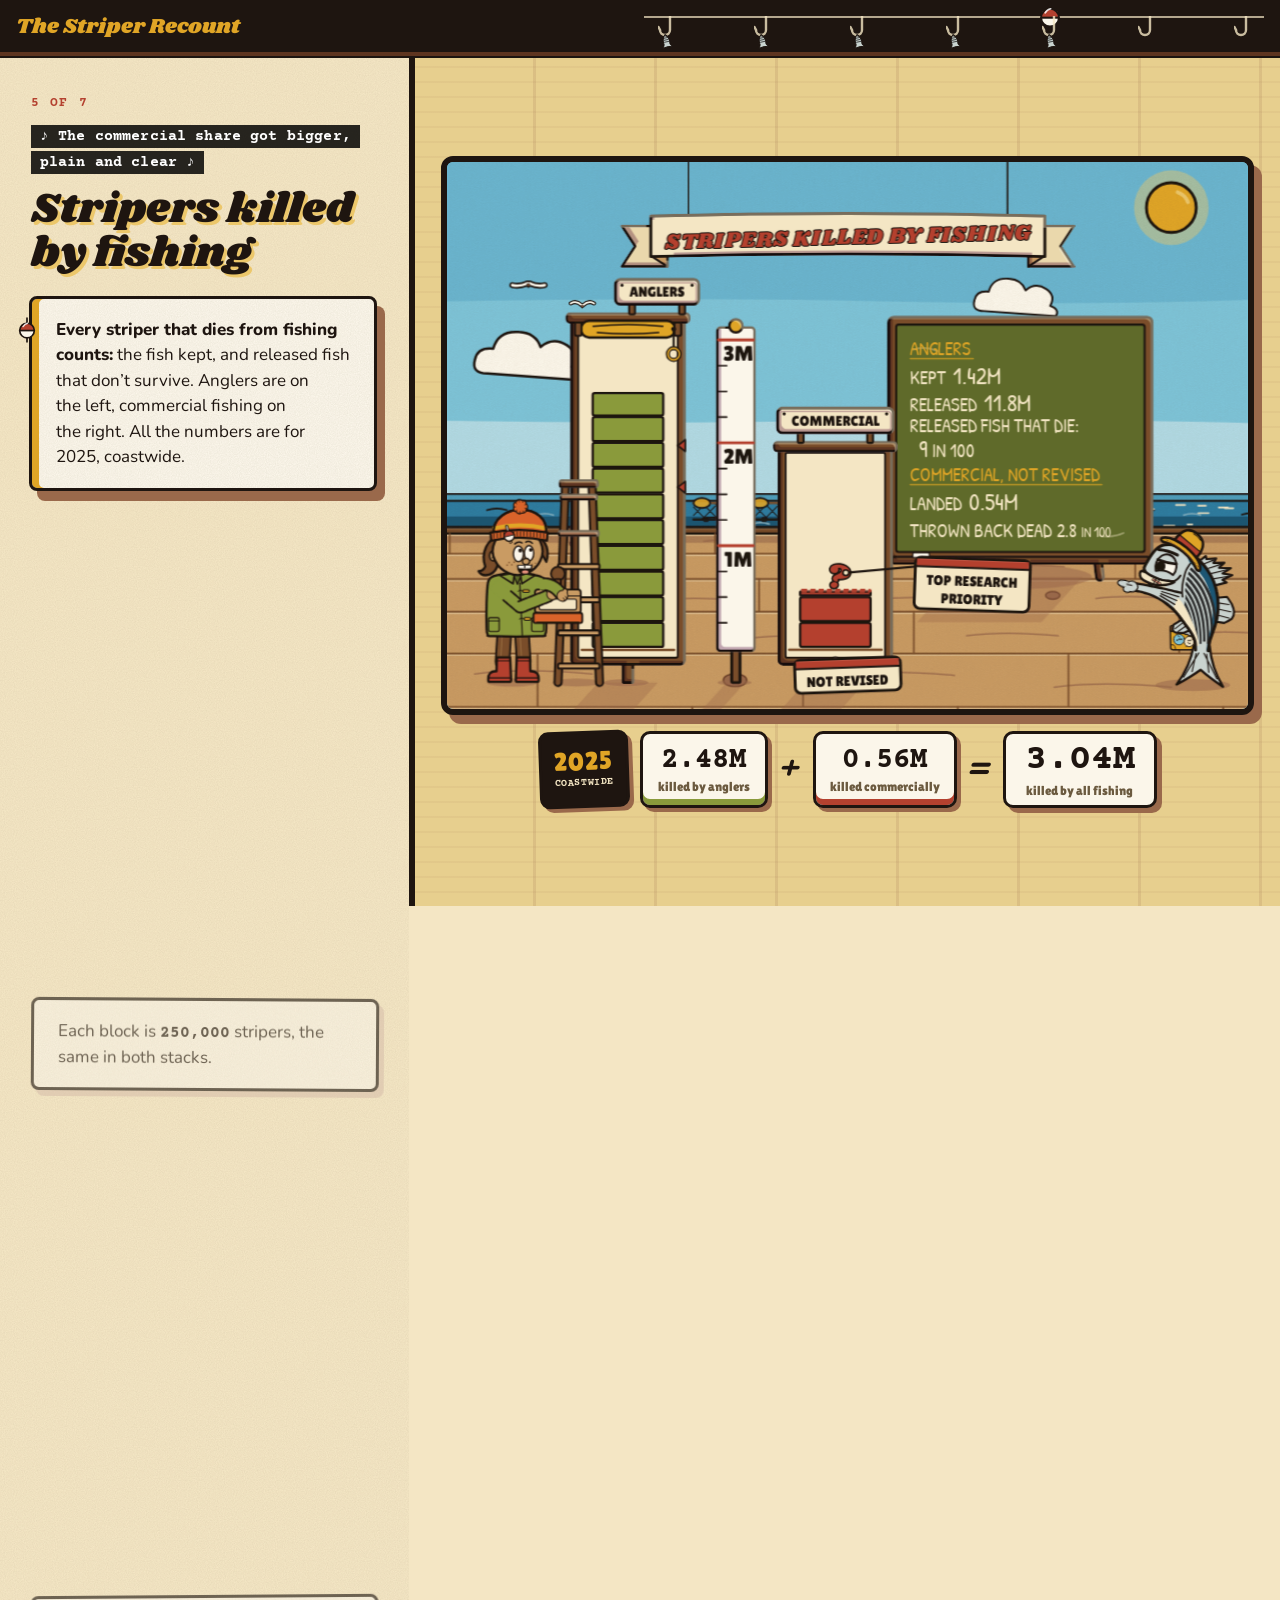
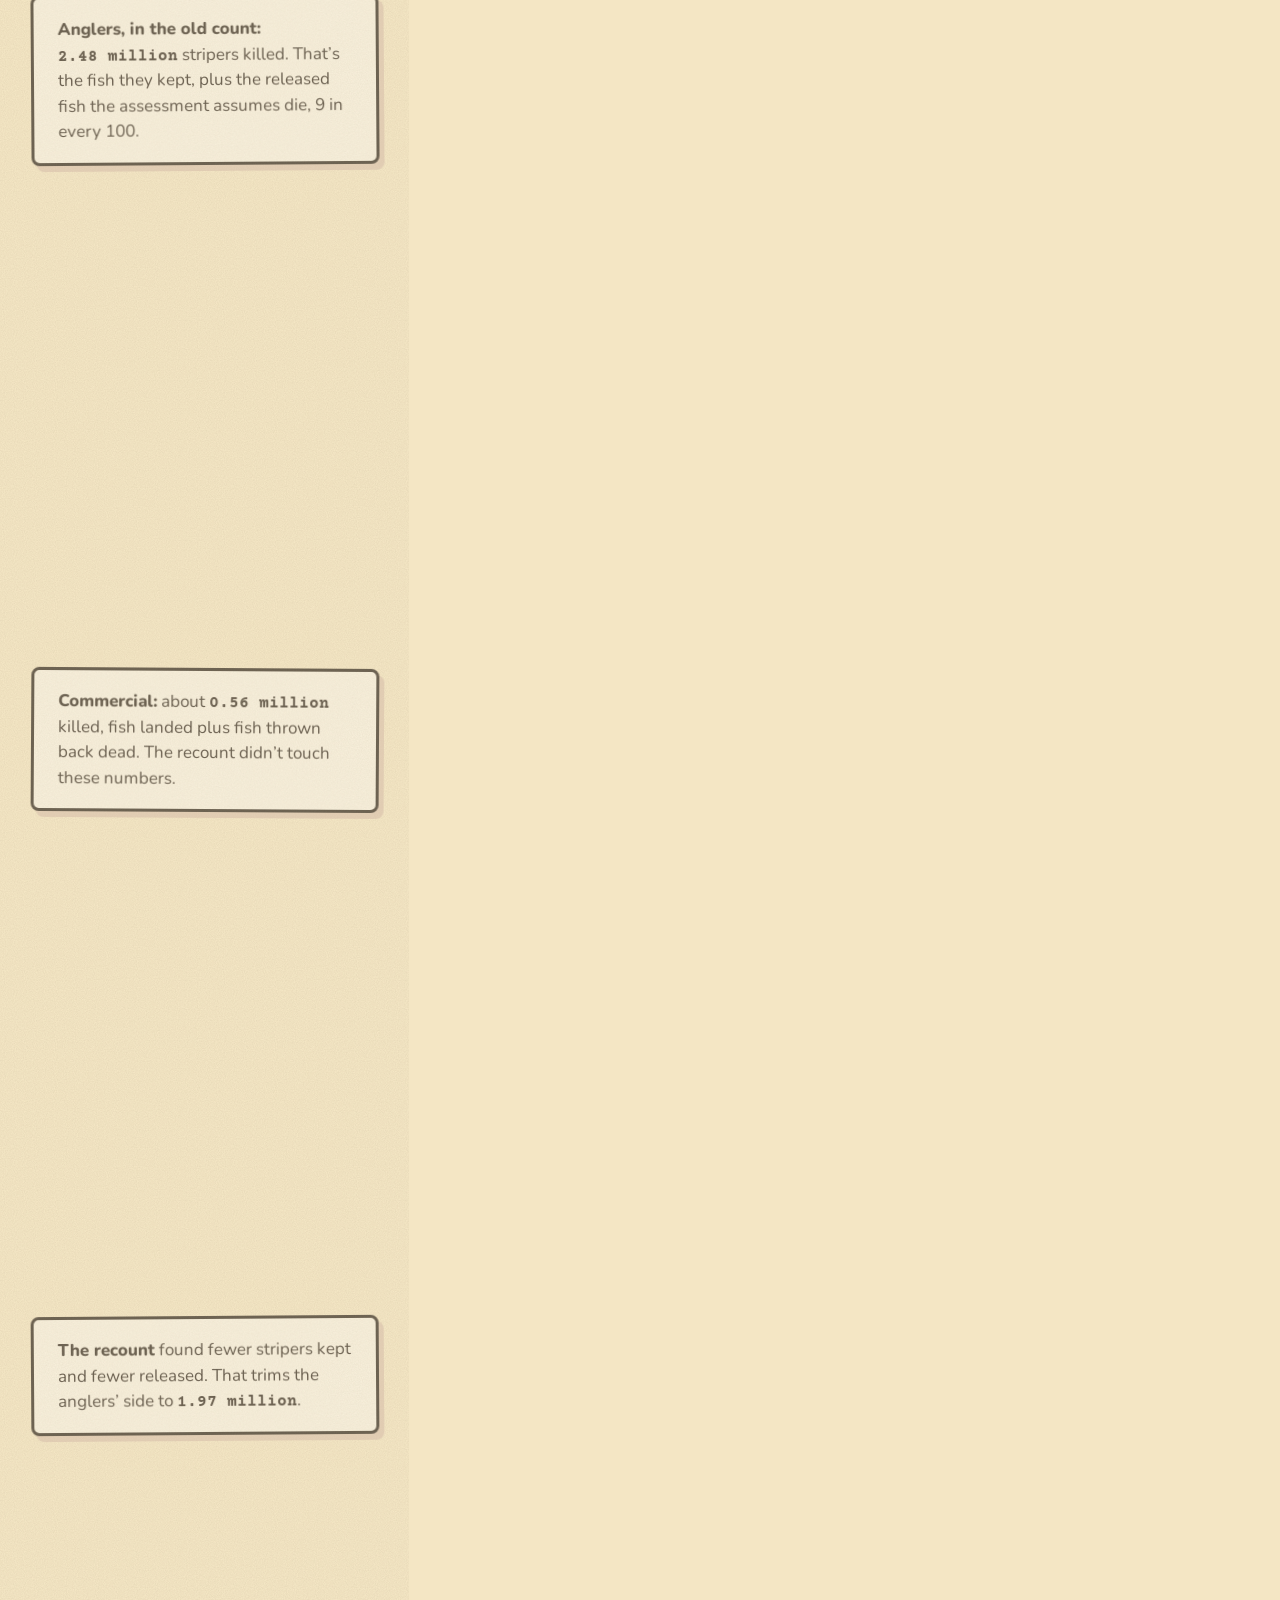
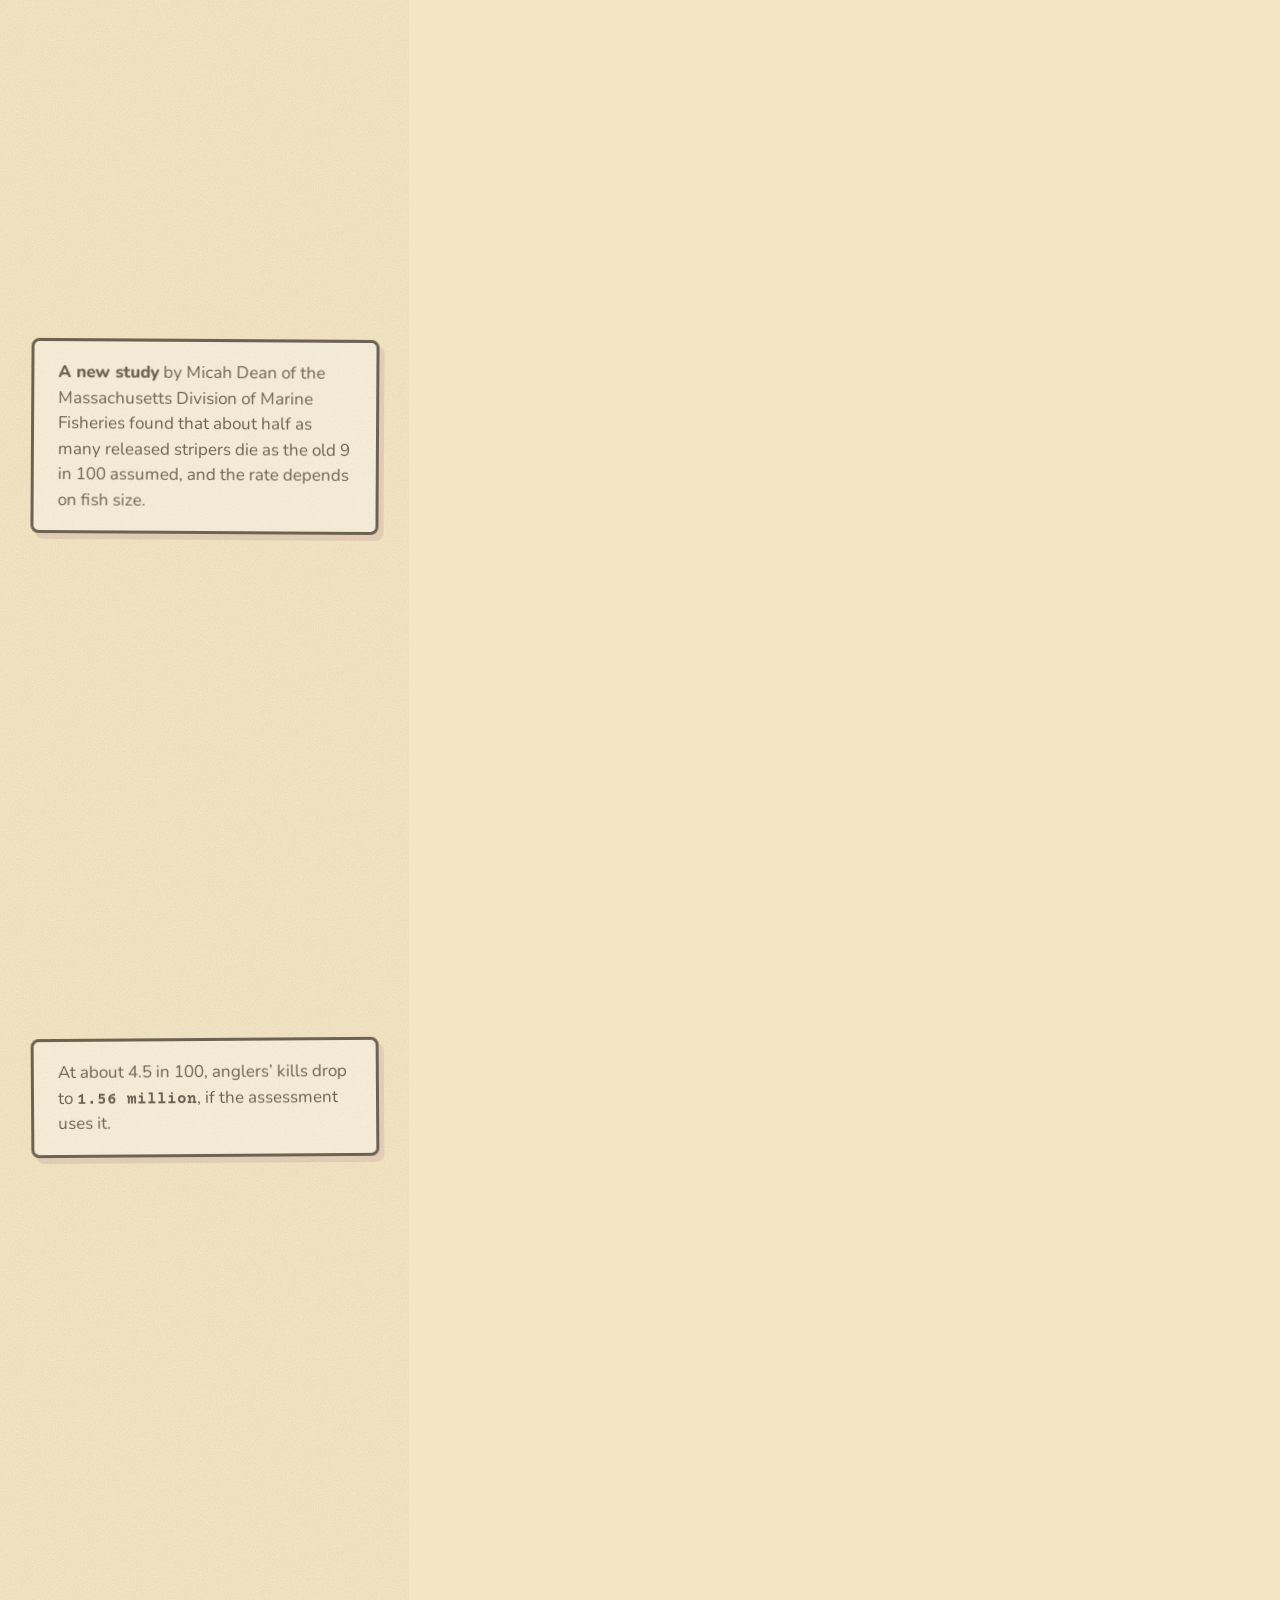
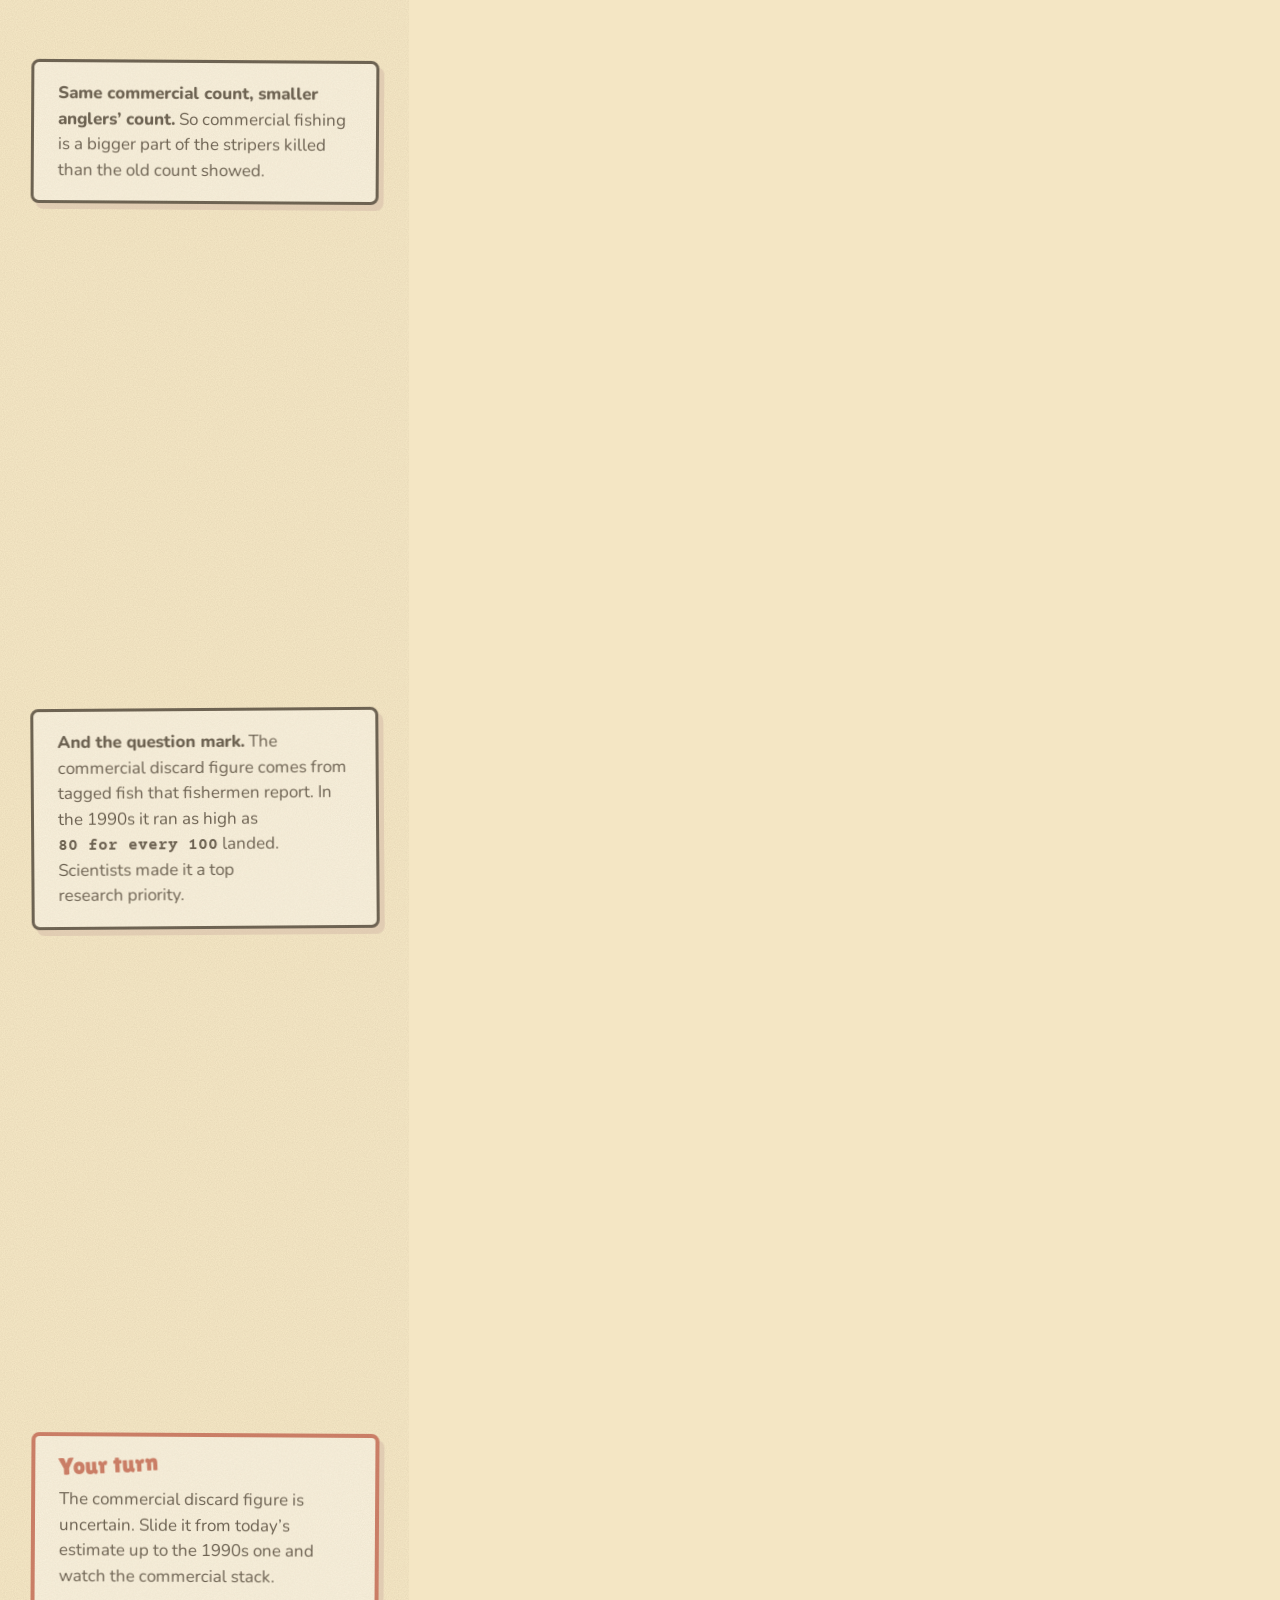
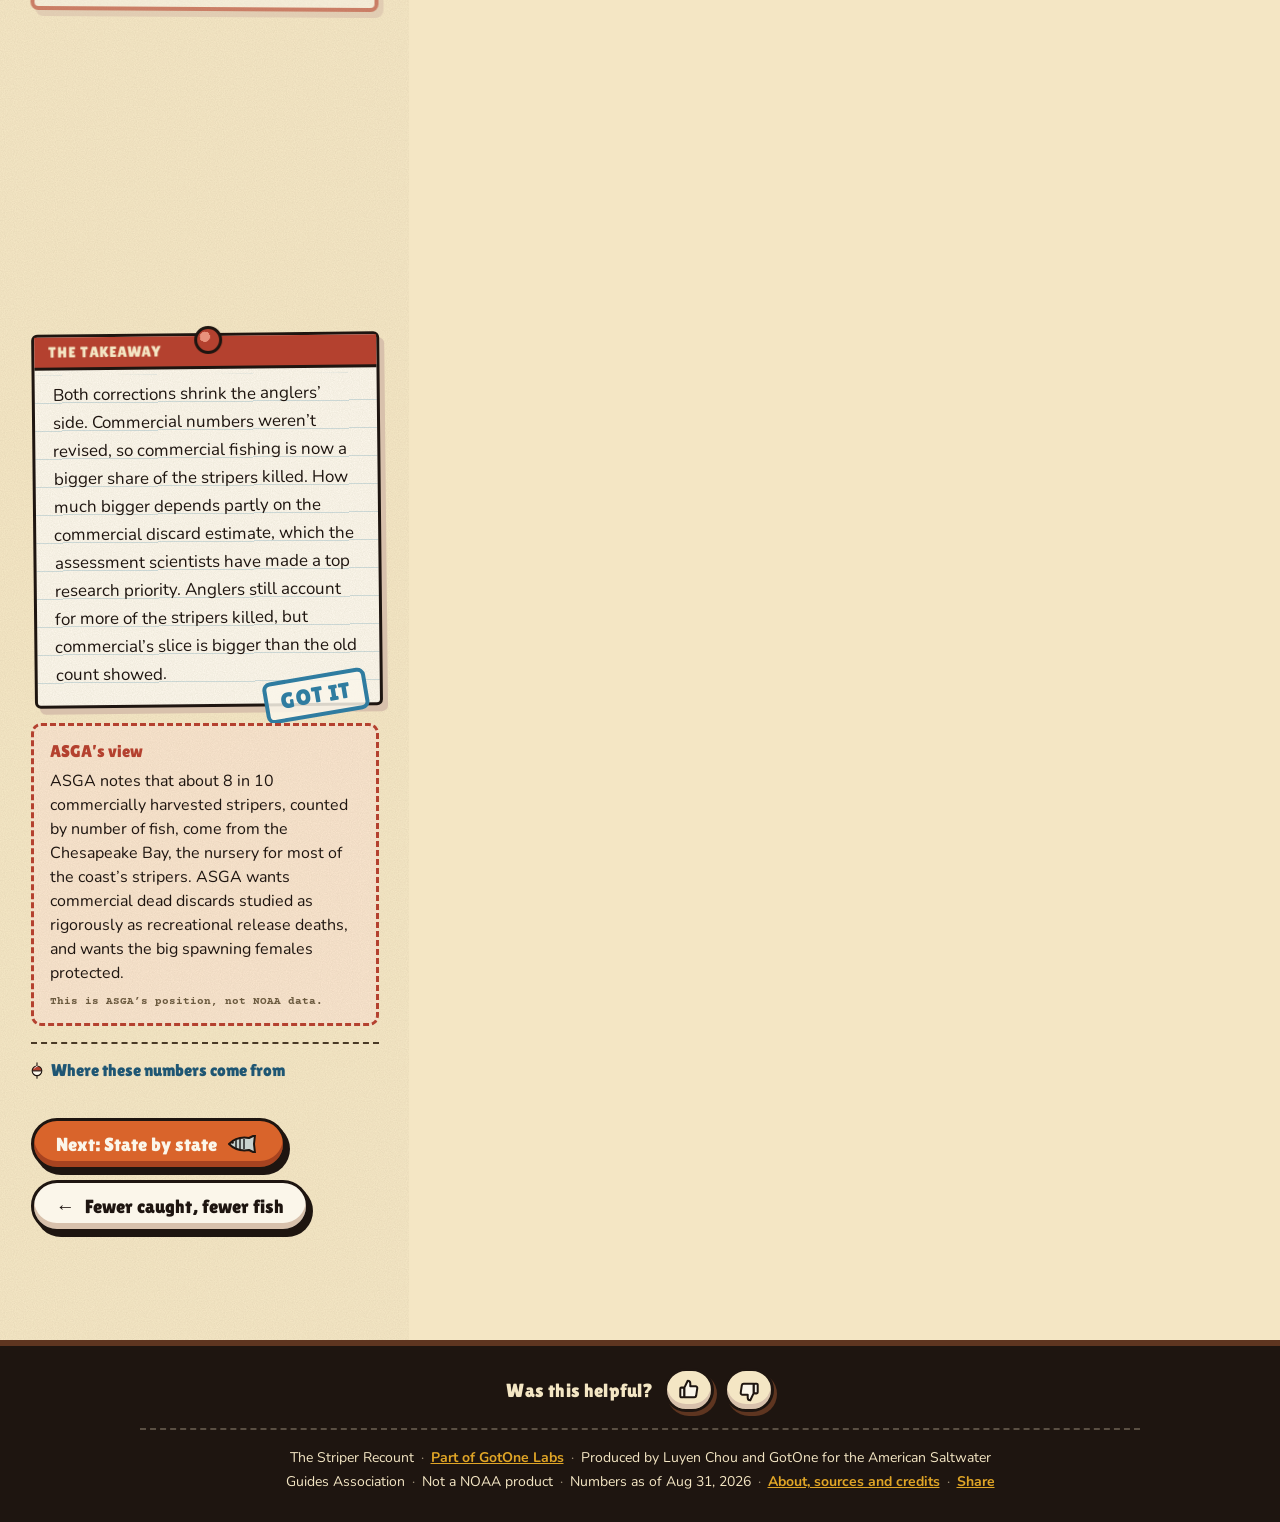
<file: removals.html>
<!doctype html>
<html lang="en">
<head>
<meta charset="utf-8">
<meta name="viewport" content="width=device-width, initial-scale=1">
<title>Striper Recount: Stripers killed by fishing</title>
<meta name="description" content="The recount lowered the anglers’ side, a new release-mortality study may lower it again, and commercial numbers weren’t revised. See how the stripers killed by fishing in 2025 split between the two.">
<link rel="icon" href="assets/favicon.svg?v=e86d05a1" type="image/svg+xml">
<link rel="icon" href="assets/favicon-32.png?v=9a60ef71" type="image/png" sizes="32x32">
<link rel="apple-touch-icon" href="assets/apple-touch-icon.png?v=cb6458f2">
<link rel="canonical" href="https://striperrecount.gotoneapp.com/removals.html">
<meta property="og:type" content="website">
<meta property="og:site_name" content="The Striper Recount">
<meta property="og:title" content="Striper Recount: Stripers killed by fishing">
<meta property="og:description" content="The recount lowered the anglers’ side, a new release-mortality study may lower it again, and commercial numbers weren’t revised. See how the stripers killed by fishing in 2025 split between the two.">
<meta property="og:url" content="https://striperrecount.gotoneapp.com/removals.html">
<meta property="og:image" content="https://striperrecount.gotoneapp.com/video/poster.jpg?v=2aa5f123">
<meta property="og:image:width" content="1920">
<meta property="og:image:height" content="1080">
<meta property="og:image:alt" content="The title card of The Striper Recount: the title in red letters on a sunburst, a ribbon reading “A song about the 2026 striped bass recount”, Kit waving on the left and the Striper in his hat on the right.">
<meta name="twitter:card" content="summary_large_image">
<link rel="preconnect" href="https://fonts.googleapis.com">
<link rel="preconnect" href="https://fonts.gstatic.com" crossorigin>
<link rel="stylesheet" href="https://fonts.googleapis.com/css2?family=Shrikhand&family=Lilita+One&family=Patrick+Hand&family=Courier+Prime:wght@400;700&family=Nunito:wght@400;700;800&display=swap">
<link rel="stylesheet" href="assets/site.css?v=3ecff5bb">
<link rel="stylesheet" href="assets/frame.css?v=36e54884">
<link rel="stylesheet" href="assets/delight.css?v=407c55d2">
</head>
<body data-mode="single" data-page="removals" data-file="removals.html" class="single">
<header class="topbar"><a class="brand" href="index.html">The Striper Recount</a><nav class="line" id="dots" aria-label="The 7 pages"></nav></header>

<main id="main"></main>
<footer class="sitefoot" data-sharebox>
  <div class="helpful" data-helpful hidden>
    <div class="hf-ask" role="group" aria-labelledby="hf-q"><span class="hf-q" id="hf-q">Was this helpful?</span><button type="button" class="hf-btn" data-v="up" aria-pressed="false"><svg viewBox="0 0 24 24" width="22" height="22" aria-hidden="true" focusable="false"><rect x="2.5" y="10.5" width="4.5" height="10.5" rx="1.2" fill="#FBF6EA" stroke="#1E1510" stroke-width="2.2"/><path d="M7 10.5L10.6 3c1.6 0 2.8 1.2 2.8 2.8V9H19c1.3 0 2.2 1.2 2 2.4l-1.2 8c-.2 1-1 1.6-2 1.6H7z" fill="#FBF6EA" stroke="#1E1510" stroke-width="2.2" stroke-linejoin="round"/></svg><span class="sr">Yes, helpful</span></button><button type="button" class="hf-btn down" data-v="down" aria-pressed="false"><svg viewBox="0 0 24 24" width="22" height="22" aria-hidden="true" focusable="false"><rect x="2.5" y="10.5" width="4.5" height="10.5" rx="1.2" fill="#FBF6EA" stroke="#1E1510" stroke-width="2.2"/><path d="M7 10.5L10.6 3c1.6 0 2.8 1.2 2.8 2.8V9H19c1.3 0 2.2 1.2 2 2.4l-1.2 8c-.2 1-1 1.6-2 1.6H7z" fill="#FBF6EA" stroke="#1E1510" stroke-width="2.2" stroke-linejoin="round"/></svg><span class="sr">No, not helpful</span></button></div>
    <p class="hf-msg" role="status" aria-live="polite"></p>
    <form class="hf-note" hidden><label for="hf-n">Anything to add? (optional, private)</label><span class="hf-row"><input id="hf-n" name="note" type="text" maxlength="500" autocomplete="off" enterkeyhint="send"><button type="submit" class="hf-send">Send</button></span></form>
    <input class="hf-hp" type="text" name="website" tabindex="-1" autocomplete="off" aria-hidden="true">
  </div>
  <p><span>The Striper Recount</span> <span class="dot" aria-hidden="true">·</span> <a href="https://www.gotoneapp.com/labs">Part of GotOne Labs</a> <span class="dot" aria-hidden="true">·</span> <span>Produced by Luyen Chou and GotOne for the American Saltwater Guides Association</span> <span class="dot" aria-hidden="true">·</span> <span>Not a NOAA product</span> <span class="dot" aria-hidden="true">·</span> <span>Numbers as of Aug 31, 2026</span> <span class="dot" aria-hidden="true">·</span> <a href="about.html">About, sources and credits</a> <span class="dot" aria-hidden="true">·</span> <a href="#share" data-share="page">Share</a></p>
  <p class="sharemsg" role="status" aria-live="polite"></p>
</footer>
<template id="wycd-tpl"><section class="wycd" aria-label="What you can do">
  <h2 class="wycd-h">What you can do</h2>
  <ul>
    <li><b>Follow the process.</b> The Atlantic States Marine Fisheries Commission posts the striped bass assessment, Board meetings and public comment periods on its <a href="https://asmfc.org/species/atlantic-striped-bass/" target="_blank" rel="noopener">striped bass page</a>. When the Board considers new rules, anyone can send a comment.</li>
    <li><a href="https://www.saltwaterguidesassociation.com/" target="_blank" rel="noopener">Follow, subscribe, and donate to ASGA</a>, the American Saltwater Guides Association.</li>
    <li><a href="https://www.gotoneapp.com/" target="_blank" rel="noopener">Log your catches in GotOne</a> to improve recreational angling data. GotOne data goes to scientists, researchers, and state agencies. The shared data is anonymized, so you don’t blow your spots. <span class="disclose">GotOne co-produced this site.</span></li>
  </ul>
</section></template>
<script>window.RC_META={"url": "https://striperrecount.gotoneapp.com/", "credit": "Produced by Luyen Chou and GotOne for the American Saltwater Guides Association", "asOf": "Aug 31, 2026", "src": {"mrip": "https://www.fisheries.noaa.gov/recreational-fishing-data/fishing-effort-survey-research-and-improvements", "mripLog": "https://www.fisheries.noaa.gov/recreational-fishing-data/recreational-fishing-estimate-updates", "fes": "https://www.fisheries.noaa.gov/resource/document/test-revised-fishing-effort-survey-2025-study-report", "asmfc": "https://asmfc.org/species/atlantic-striped-bass/", "dmf": "https://doi.org/10.2139/ssrn.7049791", "asga": "https://www.saltwaterguidesassociation.com/", "gotone": "https://www.gotoneapp.com/", "labs": "https://www.gotoneapp.com/labs"}, "shareText": "The Striper Recount: a 4-minute cartoon song about NOAA’s striped bass recount, plus the numbers to play with.", "labsApi": "https://labs.gotoneapp.com"};</script>
<script src="assets/labs-count.js?v=665ea480" data-page="recount/removals"></script>
<script src="assets/engine.js?v=059f5ee4"></script>
<script src="assets/kit.js?v=9514e4a2"></script>
<script src="assets/characters.js?v=803fe709"></script>
<script src="assets/data.js?v=31f13756"></script>
<script src="assets/answers.js?v=afebcc8f"></script>
<script src="assets/frame.js?v=a46fc82a"></script>
<script src="assets/site.js?v=32a443ca"></script>
<script src="assets/sets.js?v=d7dff41b"></script>
<script src="assets/pages/count.js?v=eec4bb44"></script>
<script src="assets/pages/calendar.js?v=608d21c6"></script>
<script src="assets/pages/ghosts.js?v=ea3d5558"></script>
<script src="assets/pages/pie.js?v=43dc8043"></script>
<script src="assets/pages/removals.js?v=68f1137f"></script>
<script src="assets/pages/states.js?v=3f0609e2"></script>
<script src="assets/pages/next.js?v=6511b049"></script>
<script>SITE.boot();</script>
</body>
</html>
</file>
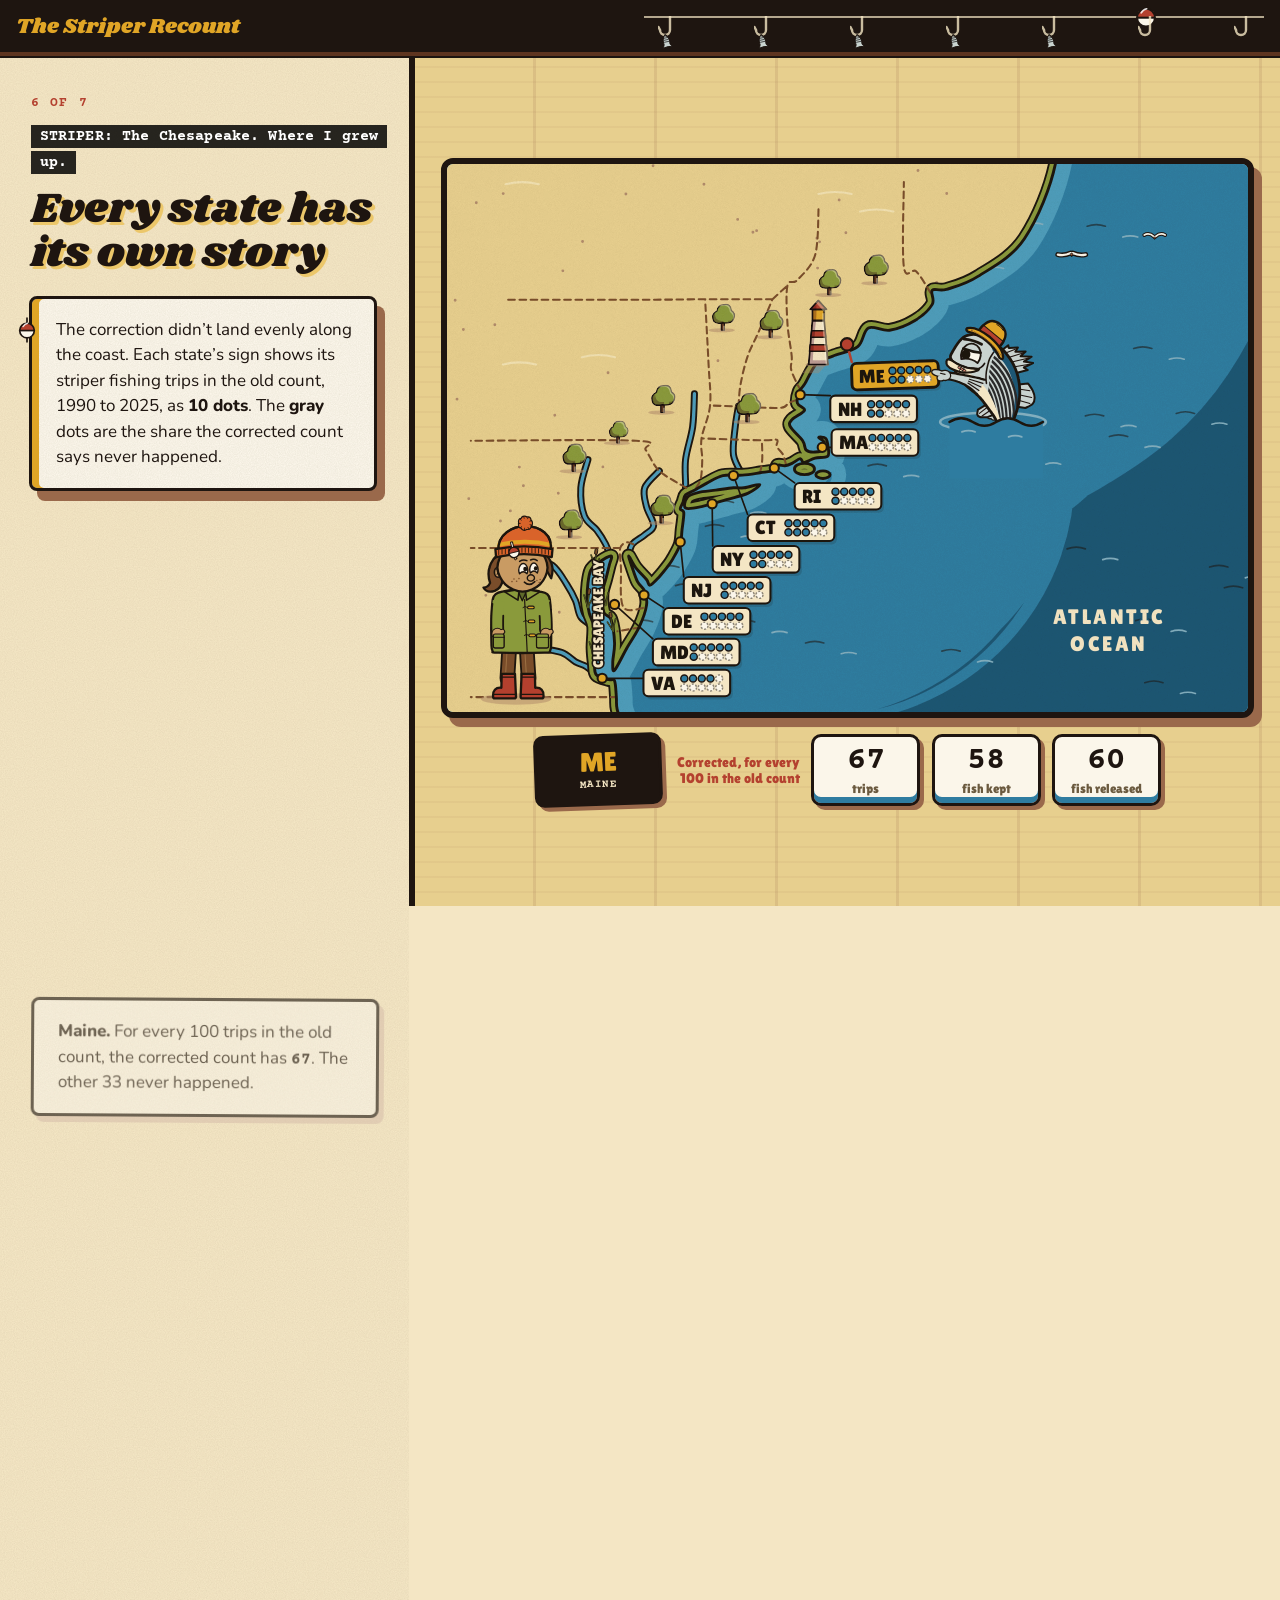
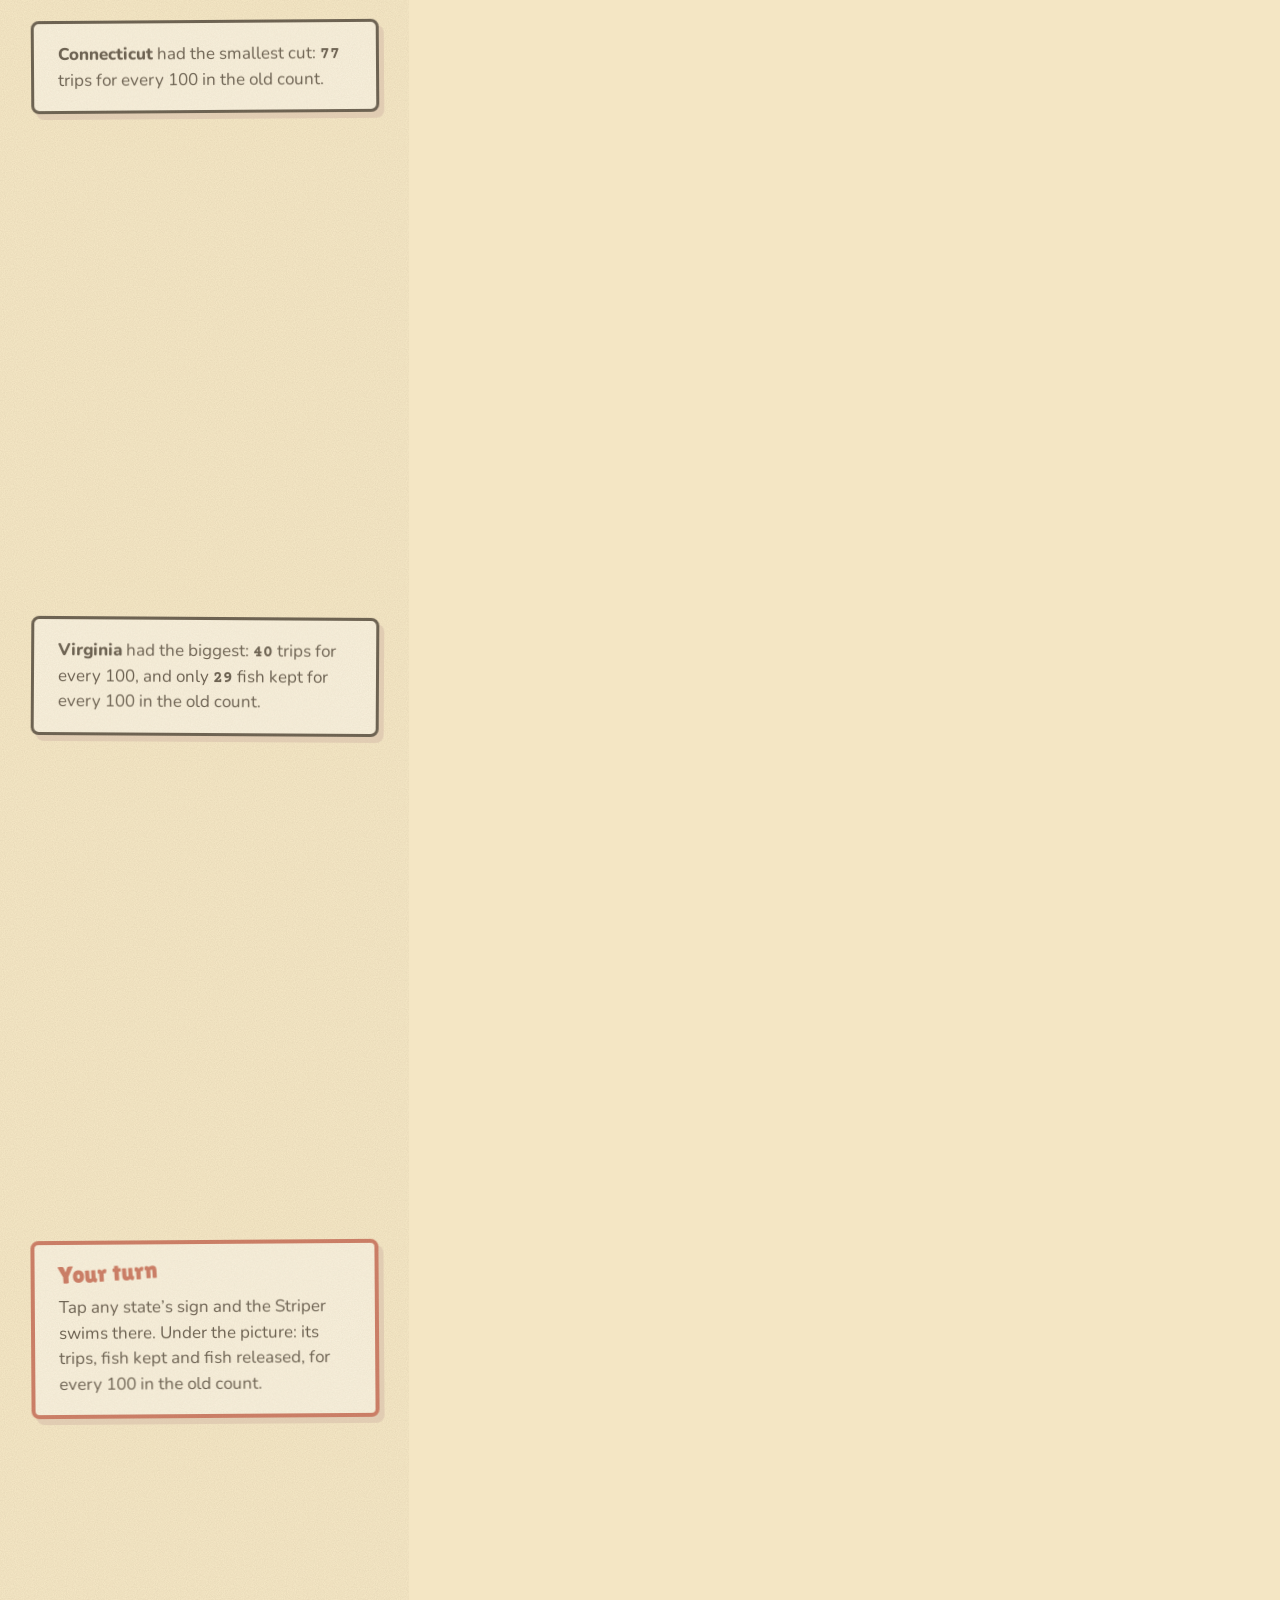
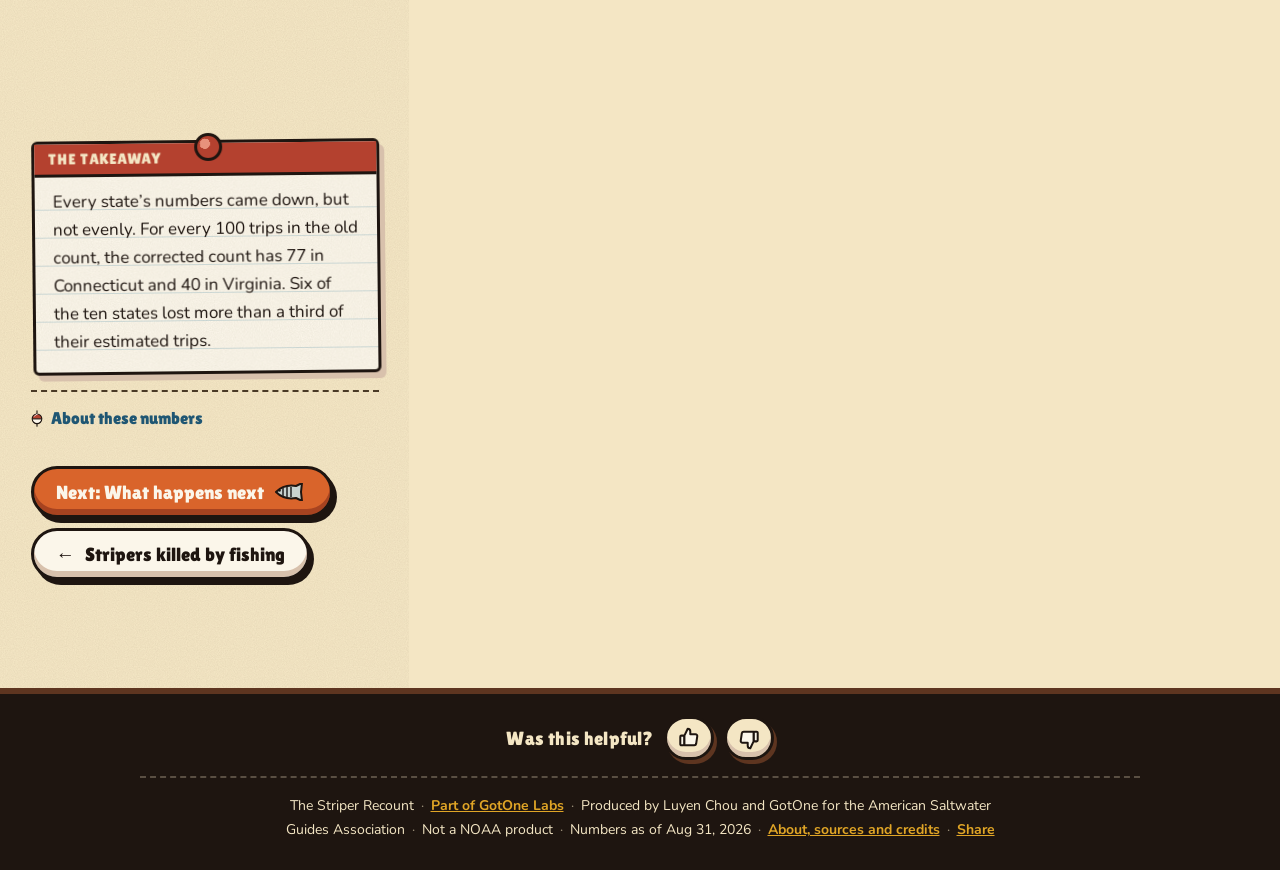
<file: states.html>
<!doctype html>
<html lang="en">
<head>
<meta charset="utf-8">
<meta name="viewport" content="width=device-width, initial-scale=1">
<title>Striper Recount: State by state</title>
<meta name="description" content="The recount didn’t land evenly. From Maine to Virginia, see how each state’s striper trips, fish kept and fish released changed.">
<link rel="icon" href="assets/favicon.svg?v=e86d05a1" type="image/svg+xml">
<link rel="icon" href="assets/favicon-32.png?v=9a60ef71" type="image/png" sizes="32x32">
<link rel="apple-touch-icon" href="assets/apple-touch-icon.png?v=cb6458f2">
<link rel="canonical" href="https://striperrecount.gotoneapp.com/states.html">
<meta property="og:type" content="website">
<meta property="og:site_name" content="The Striper Recount">
<meta property="og:title" content="Striper Recount: State by state">
<meta property="og:description" content="The recount didn’t land evenly. From Maine to Virginia, see how each state’s striper trips, fish kept and fish released changed.">
<meta property="og:url" content="https://striperrecount.gotoneapp.com/states.html">
<meta property="og:image" content="https://striperrecount.gotoneapp.com/video/poster.jpg?v=2aa5f123">
<meta property="og:image:width" content="1920">
<meta property="og:image:height" content="1080">
<meta property="og:image:alt" content="The title card of The Striper Recount: the title in red letters on a sunburst, a ribbon reading “A song about the 2026 striped bass recount”, Kit waving on the left and the Striper in his hat on the right.">
<meta name="twitter:card" content="summary_large_image">
<link rel="preconnect" href="https://fonts.googleapis.com">
<link rel="preconnect" href="https://fonts.gstatic.com" crossorigin>
<link rel="stylesheet" href="https://fonts.googleapis.com/css2?family=Shrikhand&family=Lilita+One&family=Patrick+Hand&family=Courier+Prime:wght@400;700&family=Nunito:wght@400;700;800&display=swap">
<link rel="stylesheet" href="assets/site.css?v=3ecff5bb">
<link rel="stylesheet" href="assets/frame.css?v=36e54884">
<link rel="stylesheet" href="assets/delight.css?v=407c55d2">
</head>
<body data-mode="single" data-page="states" data-file="states.html" class="single">
<header class="topbar"><a class="brand" href="index.html">The Striper Recount</a><nav class="line" id="dots" aria-label="The 7 pages"></nav></header>

<main id="main"></main>
<footer class="sitefoot" data-sharebox>
  <div class="helpful" data-helpful hidden>
    <div class="hf-ask" role="group" aria-labelledby="hf-q"><span class="hf-q" id="hf-q">Was this helpful?</span><button type="button" class="hf-btn" data-v="up" aria-pressed="false"><svg viewBox="0 0 24 24" width="22" height="22" aria-hidden="true" focusable="false"><rect x="2.5" y="10.5" width="4.5" height="10.5" rx="1.2" fill="#FBF6EA" stroke="#1E1510" stroke-width="2.2"/><path d="M7 10.5L10.6 3c1.6 0 2.8 1.2 2.8 2.8V9H19c1.3 0 2.2 1.2 2 2.4l-1.2 8c-.2 1-1 1.6-2 1.6H7z" fill="#FBF6EA" stroke="#1E1510" stroke-width="2.2" stroke-linejoin="round"/></svg><span class="sr">Yes, helpful</span></button><button type="button" class="hf-btn down" data-v="down" aria-pressed="false"><svg viewBox="0 0 24 24" width="22" height="22" aria-hidden="true" focusable="false"><rect x="2.5" y="10.5" width="4.5" height="10.5" rx="1.2" fill="#FBF6EA" stroke="#1E1510" stroke-width="2.2"/><path d="M7 10.5L10.6 3c1.6 0 2.8 1.2 2.8 2.8V9H19c1.3 0 2.2 1.2 2 2.4l-1.2 8c-.2 1-1 1.6-2 1.6H7z" fill="#FBF6EA" stroke="#1E1510" stroke-width="2.2" stroke-linejoin="round"/></svg><span class="sr">No, not helpful</span></button></div>
    <p class="hf-msg" role="status" aria-live="polite"></p>
    <form class="hf-note" hidden><label for="hf-n">Anything to add? (optional, private)</label><span class="hf-row"><input id="hf-n" name="note" type="text" maxlength="500" autocomplete="off" enterkeyhint="send"><button type="submit" class="hf-send">Send</button></span></form>
    <input class="hf-hp" type="text" name="website" tabindex="-1" autocomplete="off" aria-hidden="true">
  </div>
  <p><span>The Striper Recount</span> <span class="dot" aria-hidden="true">·</span> <a href="https://www.gotoneapp.com/labs">Part of GotOne Labs</a> <span class="dot" aria-hidden="true">·</span> <span>Produced by Luyen Chou and GotOne for the American Saltwater Guides Association</span> <span class="dot" aria-hidden="true">·</span> <span>Not a NOAA product</span> <span class="dot" aria-hidden="true">·</span> <span>Numbers as of Aug 31, 2026</span> <span class="dot" aria-hidden="true">·</span> <a href="about.html">About, sources and credits</a> <span class="dot" aria-hidden="true">·</span> <a href="#share" data-share="page">Share</a></p>
  <p class="sharemsg" role="status" aria-live="polite"></p>
</footer>
<template id="wycd-tpl"><section class="wycd" aria-label="What you can do">
  <h2 class="wycd-h">What you can do</h2>
  <ul>
    <li><b>Follow the process.</b> The Atlantic States Marine Fisheries Commission posts the striped bass assessment, Board meetings and public comment periods on its <a href="https://asmfc.org/species/atlantic-striped-bass/" target="_blank" rel="noopener">striped bass page</a>. When the Board considers new rules, anyone can send a comment.</li>
    <li><a href="https://www.saltwaterguidesassociation.com/" target="_blank" rel="noopener">Follow, subscribe, and donate to ASGA</a>, the American Saltwater Guides Association.</li>
    <li><a href="https://www.gotoneapp.com/" target="_blank" rel="noopener">Log your catches in GotOne</a> to improve recreational angling data. GotOne data goes to scientists, researchers, and state agencies. The shared data is anonymized, so you don’t blow your spots. <span class="disclose">GotOne co-produced this site.</span></li>
  </ul>
</section></template>
<script>window.RC_META={"url": "https://striperrecount.gotoneapp.com/", "credit": "Produced by Luyen Chou and GotOne for the American Saltwater Guides Association", "asOf": "Aug 31, 2026", "src": {"mrip": "https://www.fisheries.noaa.gov/recreational-fishing-data/fishing-effort-survey-research-and-improvements", "mripLog": "https://www.fisheries.noaa.gov/recreational-fishing-data/recreational-fishing-estimate-updates", "fes": "https://www.fisheries.noaa.gov/resource/document/test-revised-fishing-effort-survey-2025-study-report", "asmfc": "https://asmfc.org/species/atlantic-striped-bass/", "dmf": "https://doi.org/10.2139/ssrn.7049791", "asga": "https://www.saltwaterguidesassociation.com/", "gotone": "https://www.gotoneapp.com/", "labs": "https://www.gotoneapp.com/labs"}, "shareText": "The Striper Recount: a 4-minute cartoon song about NOAA’s striped bass recount, plus the numbers to play with.", "labsApi": "https://labs.gotoneapp.com"};</script>
<script src="assets/labs-count.js?v=665ea480" data-page="recount/states"></script>
<script src="assets/engine.js?v=059f5ee4"></script>
<script src="assets/kit.js?v=9514e4a2"></script>
<script src="assets/characters.js?v=803fe709"></script>
<script src="assets/data.js?v=31f13756"></script>
<script src="assets/answers.js?v=afebcc8f"></script>
<script src="assets/frame.js?v=a46fc82a"></script>
<script src="assets/site.js?v=32a443ca"></script>
<script src="assets/sets.js?v=d7dff41b"></script>
<script src="assets/pages/count.js?v=eec4bb44"></script>
<script src="assets/pages/calendar.js?v=608d21c6"></script>
<script src="assets/pages/ghosts.js?v=ea3d5558"></script>
<script src="assets/pages/pie.js?v=43dc8043"></script>
<script src="assets/pages/removals.js?v=68f1137f"></script>
<script src="assets/pages/states.js?v=3f0609e2"></script>
<script src="assets/pages/next.js?v=6511b049"></script>
<script>SITE.boot();</script>
</body>
</html>
</file>
<file: assets/site.css>
/* The Striper Recount micro-site. One deliberate world, the cartoon's: cream paper, ink outlines, the 70s
   cel palette (engine/kit.js K.C) with its shade and highlight tones (sets.js SITE.SH / SITE.HI). A single
   theme, painted explicitly. Interface: tackle trays, rod-and-bobber sliders, ticket stubs on strings,
   index cards, a fishing-line chapter bar (Director, micro-site review 1, brief B). */
:root{
  --ink:#1E1510;--cream:#F4E6C4;--paper:#EAD8AC;--mustard:#E0A526;--orange:#D9642B;--avocado:#8A9A3B;--olive:#5E6B2A;
  --sky:#7EC4D8;--skyDeep:#4E9DBB;--sea:#2F7CA0;--seaDeep:#1F5673;--brick:#B4412F;--brown:#7A4E2A;--tan:#C99B63;
  --sand:#E7CF8E;--pink:#E8927C;--white:#FBF6EA;--silver:#C9D3CF;--gray:#8C8475;
  --sh-cream:#D8C1AC;--sh-tan:#9A694B;--sh-mustard:#AC6F1D;--sh-orange:#A74320;--sh-brown:#5E3520;--hi-mustard:#ECC76A;--hi-tan:#DFC194;
  --ink2:#4a3a26;--muted:#6b5a3f;
  --f-title:'Shrikhand','Cooper Black',Georgia,serif;
  --f-label:'Lilita One','Chewy','Chalkboard SE',sans-serif;
  --f-body:'Nunito','Avenir Next','Segoe UI',sans-serif;
  --f-mono:'Courier Prime','Courier New',monospace;
  --top:52px;
  --bobber:url("data:image/svg+xml,%3Csvg xmlns='http://www.w3.org/2000/svg' viewBox='0 0 32 46'%3E%3Cpath d='M16 2v8M16 38v6' stroke='%231E1510' stroke-width='3' stroke-linecap='round'/%3E%3Ccircle cx='16' cy='24' r='13' fill='%23FBF6EA'/%3E%3Cpath d='M3 24a13 13 0 0 1 26 0z' fill='%23B4412F'/%3E%3Cpath d='M3 24h26' stroke='%231E1510' stroke-width='3'/%3E%3Ccircle cx='16' cy='24' r='13' fill='none' stroke='%231E1510' stroke-width='3'/%3E%3Cpath d='M9 17q3-5 8-6' stroke='%23fff' stroke-width='2.5' fill='none' stroke-linecap='round' opacity='.85'/%3E%3C/svg%3E");
  --fish:url("data:image/svg+xml,%3Csvg xmlns='http://www.w3.org/2000/svg' viewBox='0 0 34 18'%3E%3Cpath d='M2 9q8-8 20-6l6-3-1 9 1 9-6-3Q10 17 2 9z' fill='%23C9D3CF' stroke='%231E1510' stroke-width='2' stroke-linejoin='round'/%3E%3Cpath d='M9 5v8M13 4v10M17 4v10' stroke='%232B2B2B' stroke-width='1.6'/%3E%3Ccircle cx='5.5' cy='7.5' r='1.3' fill='%231E1510'/%3E%3C/svg%3E");
  color-scheme:light;
}
*{box-sizing:border-box}
html{scroll-behavior:smooth}
@media (prefers-reduced-motion: reduce){html{scroll-behavior:auto}}
body{margin:0;background:var(--cream);color:var(--ink);font:400 18px/1.5 var(--f-body);-webkit-font-smoothing:antialiased}
body::after{content:"";position:fixed;inset:0;pointer-events:none;z-index:50;opacity:.04;mix-blend-mode:multiply;
  background-image:url("data:image/svg+xml,%3Csvg xmlns='http://www.w3.org/2000/svg' width='220' height='220'%3E%3Cfilter id='n'%3E%3CfeTurbulence type='fractalNoise' baseFrequency='.9' numOctaves='2' stitchTiles='stitch'/%3E%3CfeColorMatrix values='0 0 0 0 .25 0 0 0 0 .2 0 0 0 0 .12 0 0 0 1 0'/%3E%3C/filter%3E%3Crect width='220' height='220' filter='url(%23n)'/%3E%3C/svg%3E")}
a{color:var(--seaDeep)}
button{font:inherit}
:focus-visible{outline:3px solid var(--ink);outline-offset:3px}
.topbar :focus-visible{outline-color:var(--cream)}
.sr{position:absolute;width:1px;height:1px;overflow:hidden;clip:rect(0 0 0 0);white-space:nowrap}

/* ---------- page transitions: an iris wipe on twos ---------- */
@view-transition{navigation:auto}
::view-transition-old(root){animation:none}
::view-transition-new(root){animation:iris .34s steps(4,end) both}
@keyframes iris{from{clip-path:circle(0% at 50% 55%)}to{clip-path:circle(140% at 50% 55%)}}
@media (prefers-reduced-motion: reduce){::view-transition-new(root){animation:none}}

/* ---------- the top bar: a fishing line with a hook per chapter and a bobber on the current one ---------- */
.topbar{position:sticky;top:0;z-index:40;display:flex;align-items:center;gap:16px;height:var(--top);padding:0 16px;background:var(--ink);color:var(--cream);box-shadow:0 4px 0 var(--sh-brown)}
.topbar .brand{font:400 21px/1 var(--f-title);color:var(--mustard);text-decoration:none;white-space:nowrap}
.line{position:relative;display:flex;justify-content:space-between;align-items:center;flex:1;max-width:620px;margin-left:auto;height:44px}
.line::before{content:"";position:absolute;left:0;right:0;top:12px;height:2px;background:var(--cream);opacity:.7}
.line a{position:relative;display:block;width:44px;height:44px;text-decoration:none}
.line a::before{content:"";position:absolute;left:14px;top:12px;width:16px;height:22px;background:url("data:image/svg+xml,%3Csvg xmlns='http://www.w3.org/2000/svg' viewBox='0 0 16 22'%3E%3Cpath d='M8 0v14a5 5 0 0 1-10 0' transform='translate(4 0)' fill='none' stroke='%23F4E6C4' stroke-width='2.4' stroke-linecap='round'/%3E%3Cpath d='M2 14l-1.5-3' stroke='%23F4E6C4' stroke-width='2.4' stroke-linecap='round'/%3E%3C/svg%3E") no-repeat center/contain;opacity:.8}
.line a:hover::before,.line a:focus-visible::before{opacity:1}
.line a .tip{position:absolute;top:42px;left:50%;transform:translateX(-50%);padding:5px 10px;border-radius:8px;background:var(--cream);color:var(--ink);border:2px solid var(--ink);font:400 14px/1 var(--f-label);white-space:nowrap;opacity:0;pointer-events:none;transition:opacity .1s}
.line a:hover .tip,.line a:focus-visible .tip{opacity:1}
/* the last two tips hang left from their hooks, so they never run past the right edge (UX 1.2) */
.topbar{overflow-x:clip}
.line a:nth-last-of-type(-n+2) .tip{left:auto;right:0;transform:none}
.line .bob{position:absolute;top:-3px;left:0;width:22px;height:32px;background:var(--bobber) no-repeat center/contain;transition:transform .45s cubic-bezier(.3,1.6,.5,1);pointer-events:none}
.chapbtn{display:none}
.chaplist{display:none}

/* ---------- a chapter: one full-screen experience ---------- */
.ch{position:relative;min-height:calc(100svh - var(--top));display:grid;grid-template-columns:minmax(0,1.75fr) minmax(340px,1fr);border-top:6px solid var(--ink);scroll-snap-align:start;scroll-margin-top:var(--top)}
.ch-stage{position:relative;display:flex;flex-direction:column;justify-content:center;gap:22px;padding:clamp(12px,2vw,28px) clamp(12px,2vw,28px) clamp(16px,2vw,30px);background:var(--sand);border-right:6px solid var(--ink);overflow:hidden;height:calc(100svh - var(--top))}
.ch-stage::before{content:"";position:absolute;inset:0;background:repeating-linear-gradient(90deg,transparent 0 118px,rgba(154,105,75,.16) 118px 121px),repeating-linear-gradient(0deg,transparent 0 13px,rgba(154,105,75,.07) 13px 15px);pointer-events:none}
.ch-stage svg.stage{position:relative;flex:none;width:100%;display:block;overflow:hidden;border:6px solid var(--ink);border-radius:12px;background:var(--sky);box-shadow:8px 9px 0 var(--sh-tan)}
.stage-next{position:absolute;right:clamp(18px,2.2vw,34px);bottom:clamp(20px,2.2vw,36px);z-index:3;display:none}
.ch-panel{display:flex;flex-direction:column;gap:16px;padding:clamp(20px,2.6vw,36px) clamp(16px,2.4vw,34px) 28px;background:var(--cream);overflow:auto;max-height:calc(100svh - var(--top))}
.kicker{margin:0;font:700 13px/1.2 var(--f-mono);letter-spacing:.12em;text-transform:uppercase;color:var(--brick)}
.ch h2{margin:0;font:400 clamp(30px,3.3vw,46px)/1.02 var(--f-title);color:var(--ink);text-wrap:balance;text-shadow:3px 3px 0 var(--hi-mustard)}
.lede{margin:0;font-size:clamp(17px,1.25vw,19px);text-wrap:pretty}
.lede b,.take b{font-weight:800}
.note{margin:0;font-size:14px;color:var(--muted);text-wrap:pretty}

/* the takeaway: an index card pinned with a thumbtack, ruled, with a GOT IT stamp */
.take{position:relative;margin:6px 0 0;padding:44px 18px 16px;background:var(--white) repeating-linear-gradient(180deg,transparent 0 27px,rgba(47,124,160,.22) 27px 28px) 0 38px/100% calc(100% - 38px) no-repeat;border:3px solid var(--ink);border-radius:6px;box-shadow:5px 6px 0 var(--sh-cream);font-size:17px;line-height:28px;text-wrap:pretty;transform:rotate(-.6deg)}
.take::before{content:"THE TAKEAWAY";position:absolute;left:0;right:0;top:0;height:30px;padding:0 14px;background:var(--brick);color:var(--cream);font:400 15px/30px var(--f-label);letter-spacing:.06em;border-bottom:3px solid var(--ink)}
.take::after{content:"";position:absolute;top:-10px;left:50%;width:22px;height:22px;margin-left:-11px;border-radius:50%;background:radial-gradient(circle at 35% 35%,#e8927c 0 25%,var(--brick) 26%);border:3px solid var(--ink)}
.take .gotit{position:absolute;right:12px;bottom:-14px;padding:6px 12px;border:4px solid var(--sea);border-radius:8px;color:var(--sea);font:400 22px/1 var(--f-label);letter-spacing:.06em;background:rgba(251,246,234,.85);transform:rotate(-9deg);opacity:0}
.take .gotit.on{opacity:1;animation:stamp .34s steps(4,end)}
@keyframes stamp{0%{transform:rotate(-9deg) scale(1.9);opacity:0}50%{transform:rotate(-9deg) scale(.9);opacity:1}75%{transform:rotate(-9deg) scale(1.06)}100%{transform:rotate(-9deg) scale(1)}}
/* ASGA's view: a letter with a dashed border; opinion only, always after the takeaway */
.pov{position:relative;margin:0;padding:16px 16px 14px;border:3px dashed var(--brick);border-radius:10px;background:#f8e3cc;font-size:16px}
.pov::before{content:"ASGA’s view";display:block;font:400 17px/1.1 var(--f-label);color:var(--brick)}
.pov::after{content:"This is ASGA’s position, not NOAA data.";display:block;margin-top:10px;font:700 11px/1.3 var(--f-mono);color:var(--muted)}
.pov .povtxt{display:block;margin-top:8px}

/* ---------- controls ---------- */
.ctl{display:flex;flex-direction:column;gap:9px}
.ctl-label{display:flex;justify-content:space-between;align-items:baseline;gap:10px;font:400 18px/1.1 var(--f-label)}
.ctl-label output{font:700 16px/1 var(--f-mono);color:var(--brick);white-space:nowrap}
/* segmented buttons: compartments in a tackle tray */
.seg{display:flex;flex-wrap:wrap;gap:6px;padding:6px;background:var(--tan);border:3px solid var(--ink);border-radius:14px;box-shadow:inset 0 4px 0 var(--sh-tan),4px 4px 0 var(--sh-cream)}
.seg button{appearance:none;cursor:pointer;flex:1 1 auto;display:inline-flex;align-items:center;justify-content:center;gap:7px;min-height:48px;padding:8px 14px;border-radius:9px;border:3px solid var(--ink);background:var(--cream);color:var(--ink);font:400 17px/1.05 var(--f-label);box-shadow:0 3px 0 var(--ink);transition:transform .08s,box-shadow .08s}
.seg button:hover{background:var(--white);transform:translateY(-1px);box-shadow:0 4px 0 var(--ink)}
.seg button[aria-pressed="true"]{background:var(--mustard);box-shadow:inset 0 -5px 0 var(--sh-mustard),0 3px 0 var(--ink)}
.seg button[aria-pressed="true"]::before{content:"";width:12px;height:17px;flex:none;background:var(--bobber) no-repeat center/contain}
.seg button:active{transform:translateY(2px);box-shadow:0 1px 0 var(--ink)}
.seg.small button{min-height:44px;padding:6px 10px;font-size:15px}
/* sliders: a rod blank with a line down it and a bobber for the thumb */
.rod{position:relative;height:64px;margin:26px 16px 0}
.rod input[type=range]{-webkit-appearance:none;appearance:none;position:absolute;left:-16px;right:-16px;top:12px;width:calc(100% + 32px);height:44px;margin:0;background:transparent;cursor:pointer;z-index:2;opacity:0}
.rod .blank{position:absolute;left:0;right:0;top:26px;height:14px;border-radius:999px;background:var(--cream);border:3px solid var(--ink);box-shadow:inset 0 -4px 0 var(--sh-cream),3px 3px 0 var(--sh-cream);overflow:hidden}
.rod .blank i{position:absolute;left:0;top:0;bottom:0;width:var(--p,0%);background:var(--sea);box-shadow:inset 0 -4px 0 var(--seaDeep)}
.rod .blank::after{content:"";position:absolute;left:0;right:0;top:3px;height:2px;background:rgba(30,21,16,.45)}
.rod .bob{position:absolute;top:8px;left:var(--p,0%);width:32px;height:46px;margin-left:-16px;background:var(--bobber) no-repeat center/contain;transform-origin:50% 10%;transform:rotate(var(--tilt,0deg));pointer-events:none;z-index:1;filter:drop-shadow(2px 3px 0 rgba(30,21,16,.25))}
.rod .bob.dip{animation:dip .5s steps(6,end)}
@keyframes dip{0%{transform:translateY(0)}30%{transform:translateY(7px)}60%{transform:translateY(-3px)}100%{transform:translateY(0)}}
.rod .ripple{position:absolute;top:52px;left:var(--p,0%);width:10px;height:4px;margin-left:-5px;border:2px solid var(--sea);border-radius:50%;opacity:0;pointer-events:none}
.rod .ripple.on{animation:ripple .6s steps(6,end)}
@keyframes ripple{0%{opacity:.9;transform:scale(1)}100%{opacity:0;transform:scale(5)}}
.rod .vtag{position:absolute;top:-22px;left:var(--p,0%);transform:translateX(-50%);padding:3px 8px;border-radius:6px;background:var(--white);border:2px solid var(--ink);font:700 13px/1.1 var(--f-mono);white-space:nowrap;pointer-events:none;box-shadow:2px 2px 0 var(--sh-cream)}
.rod input:focus-visible ~ .blank{outline:3px solid var(--ink);outline-offset:4px}
.ticks{position:relative;height:34px;margin:0 16px;font:700 12px/1.15 var(--f-mono);color:var(--muted)}
.ticks span{position:absolute;transform:translateX(-50%);white-space:nowrap;text-align:center}
.ticks span::before{content:"";display:block;width:9px;height:9px;border-radius:50%;background:var(--gray);border:2px solid var(--ink);margin:0 auto 3px}
.ticks span.hot{color:var(--brick)}
.ticks span.hot::before{background:var(--brick)}
@media (prefers-reduced-motion: reduce){.rod .bob{transform:none}.rod .bob.dip,.rod .ripple.on{animation:none}}
/* readouts: ticket stubs hanging on strings from the stage frame */
.cards{display:grid;grid-template-columns:repeat(auto-fit,minmax(120px,1fr));gap:14px}
.card{position:relative;padding:14px 14px 10px 18px;background:var(--white);border:3px solid var(--ink);border-radius:4px;box-shadow:4px 5px 0 var(--sh-tan);
  -webkit-mask:radial-gradient(circle 9px at 0 0,#0000 98%,#000) top left,radial-gradient(circle 9px at 100% 0,#0000 98%,#000) top right,radial-gradient(circle 9px at 0 100%,#0000 98%,#000) bottom left,radial-gradient(circle 9px at 100% 100%,#0000 98%,#000) bottom right;
  -webkit-mask-size:51% 51%;-webkit-mask-repeat:no-repeat;mask:radial-gradient(circle 9px at 0 0,#0000 98%,#000) top left,radial-gradient(circle 9px at 100% 0,#0000 98%,#000) top right,radial-gradient(circle 9px at 0 100%,#0000 98%,#000) bottom left,radial-gradient(circle 9px at 100% 100%,#0000 98%,#000) bottom right;mask-size:51% 51%;mask-repeat:no-repeat;
  transform-origin:50% -18px}
.cardwrap{position:relative}
.cardwrap::before{content:"";position:absolute;left:50%;top:-24px;width:2px;height:30px;background:var(--ink)}
.cardwrap::after{content:"";position:absolute;left:50%;top:0;width:10px;height:10px;margin:5px 0 0 -5px;border-radius:50%;background:var(--sand);border:2px solid var(--ink);z-index:2}
.card .k{display:block;font:400 15px/1.1 var(--f-label);color:var(--muted)}
.card .v{display:block;font:700 clamp(22px,2vw,28px)/1.1 var(--f-mono);color:var(--ink);margin-top:4px;font-variant-numeric:tabular-nums}
.card .d{display:block;font:700 13px/1.2 var(--f-mono);color:var(--brick);margin-top:2px}
.card.hot{box-shadow:inset 7px 0 0 var(--mustard),4px 5px 0 var(--sh-tan)}
.card.swing{animation:swing .5s steps(6,end)}
@keyframes swing{0%{transform:rotate(0)}25%{transform:rotate(3deg)}50%{transform:rotate(-2deg)}75%{transform:rotate(1deg)}100%{transform:rotate(0)}}
@media (prefers-reduced-motion: reduce){.card.swing{animation:none}}
/* buttons */
.navrow{display:flex;gap:10px;flex-wrap:wrap;margin-top:auto;padding-top:8px}
.btn{appearance:none;cursor:pointer;display:inline-flex;align-items:center;gap:10px;min-height:52px;padding:10px 22px;border-radius:999px;border:3px solid var(--ink);background:var(--orange);color:var(--white);font:400 19px/1 var(--f-label);text-decoration:none;box-shadow:inset 0 -6px 0 var(--sh-orange),4px 5px 0 var(--ink);transition:transform .08s}
.btn:hover{transform:translateY(-1px)}
.btn:active{transform:translate(2px,3px);box-shadow:inset 0 -4px 0 var(--sh-orange),1px 1px 0 var(--ink)}
.btn.ghost{background:var(--white);color:var(--ink);box-shadow:inset 0 -6px 0 var(--sh-cream),4px 5px 0 var(--ink)}
.btn .fishy{width:34px;height:18px;flex:none;background:var(--fish) no-repeat center/contain}
.btn:hover .fishy{animation:swim .6s steps(4,end) infinite}
@keyframes swim{0%{transform:translateX(0) rotate(0)}25%{transform:translateX(3px) rotate(-6deg)}50%{transform:translateX(6px) rotate(0)}75%{transform:translateX(3px) rotate(6deg)}100%{transform:translateX(0)}}
@media (prefers-reduced-motion: reduce){.btn:hover .fishy{animation:none}.btn,.seg button{transition:none}}
details.more{border-top:2px dashed var(--ink2);padding-top:10px}
details.more summary{cursor:pointer;min-height:32px;font:400 17px/1.2 var(--f-label);color:var(--seaDeep)}
details.more p{font-size:15px;margin:8px 0 0}

/* ---------- the video: a walnut TV on a starburst ---------- */
.hero{position:relative;min-height:calc(100svh - var(--top));display:flex;flex-direction:column;align-items:center;justify-content:center;gap:16px;padding:18px 16px 24px;color:var(--cream);overflow:hidden;scroll-snap-align:start;
  background:repeating-conic-gradient(from 0deg at 50% 42%,var(--orange) 0 9deg,var(--mustard) 9deg 18deg)}
.hero::after{content:"";position:absolute;inset:0;background:radial-gradient(ellipse at 50% 42%,transparent 40%,rgba(30,21,16,.45) 100%);pointer-events:none}
.tv{position:relative;z-index:1;display:grid;grid-template-columns:1fr auto;gap:18px;width:min(100%,calc((100svh - var(--top) - 330px) * 16 / 9 + 150px));padding:22px;border:6px solid var(--ink);border-radius:30px;
  background:linear-gradient(90deg,rgba(0,0,0,.08) 0 2px,transparent 2px 38px) 0 0/38px 100%,repeating-linear-gradient(180deg,#8a5a33 0 7px,#7A4E2A 7px 15px,#6d4424 15px 19px);box-shadow:inset 0 -10px 0 var(--sh-brown),inset 0 8px 0 #a57447,12px 14px 0 var(--ink)}
.screen{position:relative;aspect-ratio:16/9;border:8px solid var(--ink);border-radius:26px/22px;overflow:hidden;background:#000;box-shadow:inset 0 0 0 4px #333}
.screen video{display:block;width:100%;height:100%;object-fit:cover;background:#000}
.knobs{display:flex;flex-direction:column;align-items:center;justify-content:center;gap:18px;width:110px;padding:12px 0;border-radius:16px;background:var(--sh-brown);border:4px solid var(--ink)}
.knob{appearance:none;cursor:pointer;display:flex;flex-direction:column;align-items:center;gap:6px;background:none;border:0;color:var(--cream);font:400 14px/1 var(--f-label)}
.knob i{display:block;width:62px;height:62px;border-radius:50%;background:radial-gradient(circle at 38% 34%,#f8efd7 0 12%,var(--cream) 13% 60%,var(--sh-cream) 61%);border:4px solid var(--ink);box-shadow:0 5px 0 var(--ink);position:relative;transition:transform .2s steps(3,end)}
.knob i::after{content:"";position:absolute;left:50%;top:6px;width:6px;height:20px;margin-left:-3px;border-radius:3px;background:var(--brick)}
.knob[aria-pressed="true"] i{transform:rotate(120deg)}
.knob:active i{box-shadow:0 2px 0 var(--ink)}
.speaker{width:70px;height:60px;border-radius:10px;background:repeating-linear-gradient(0deg,var(--ink) 0 3px,transparent 3px 8px);opacity:.55}
.bigplay[hidden]{display:none}   /* once the song starts, the player's own controls get every tap */
.bigplay{position:absolute;inset:0;display:flex;align-items:flex-end;justify-content:center;padding:0 0 2.2%;background:transparent;border:0;cursor:pointer}
.bigplay span{display:flex;align-items:center;gap:10px;padding:clamp(6px,.8vw,11px) clamp(14px,1.6vw,24px);border-radius:999px;background:var(--orange);color:var(--white);border:4px solid var(--ink);font:400 clamp(14px,1.5vw,23px)/1 var(--f-label);box-shadow:inset 0 -6px 0 var(--sh-orange),5px 5px 0 var(--ink);animation:bob 1.6s steps(4,end) infinite}
@keyframes bob{0%,100%{transform:translateY(0)}50%{transform:translateY(-4px)}}
@media (prefers-reduced-motion: reduce){.bigplay span{animation:none}}
.hero-copy{position:relative;z-index:1;max-width:780px;text-align:center;padding:14px 22px;background:var(--ink);border-radius:18px;border:4px solid var(--cream)}
.hero h1{margin:0;font:400 clamp(28px,3.6vw,48px)/1 var(--f-title);color:var(--mustard)}
.hero p{margin:8px 0 0;font-size:clamp(15px,1.3vw,18px);color:var(--sand)}
.cue{display:inline-flex;margin-top:12px}

/* ---------- phones and tall screens: a sticky stage on top, the main control first ---------- */
@media (max-aspect-ratio: 1/1), (max-width: 820px){
  :root{--top:50px}
  .line{display:none}
  .chapbtn{display:inline-flex;align-items:center;gap:6px;margin-left:auto;min-height:40px;padding:6px 12px;border-radius:999px;border:2px solid var(--cream);background:none;color:var(--cream);font:400 15px/1 var(--f-label);cursor:pointer}
  .chaplist{position:absolute;top:var(--top);right:8px;display:none;flex-direction:column;min-width:240px;padding:8px;background:var(--cream);border:3px solid var(--ink);border-radius:12px;box-shadow:5px 5px 0 var(--ink)}
  .chaplist.open{display:flex}
  .chaplist a{display:flex;align-items:center;min-height:44px;padding:0 10px;color:var(--ink);text-decoration:none;font:400 17px/1 var(--f-label);border-radius:8px}
  .chaplist a[aria-current="true"]{background:var(--mustard)}
  .ch{grid-template-columns:1fr;grid-template-rows:auto auto}
  .ch-stage{position:sticky;top:var(--top);z-index:5;height:auto;gap:10px;padding:8px 10px 10px;border-right:0;border-bottom:6px solid var(--ink)}
  .ch-stage svg.stage{height:auto;aspect-ratio:1080/1250;max-height:38svh;width:auto;margin:0 auto;border-width:4px;box-shadow:5px 5px 0 var(--sh-tan)}
  .ch-stage .cards{grid-template-columns:repeat(3,minmax(0,1fr));gap:8px}
  .ch-stage .cardwrap::before{display:none}
  .ch-stage .cardwrap::after{display:none}
  .ch-stage .card{padding:6px 8px 5px 10px;box-shadow:3px 3px 0 var(--sh-tan)}
  .ch-stage .card .v{font-size:18px}
  .ch-stage .card .k,.ch-stage .card .d{font-size:11.5px}
  .ch-panel{max-height:none;overflow:visible;padding:18px 16px 28px}
  .pov::after{position:static;display:block;margin-top:4px}
  .topbar .brand{font-size:17px}
  .tv{grid-template-columns:1fr;padding:12px;gap:10px;border-radius:22px;width:100%}
  .knobs{flex-direction:row;width:auto;padding:8px 14px;gap:22px}
  .knob i{width:46px;height:46px}
  .speaker{width:60px;height:40px}
}

/* ---------- bar lists (calendar) ---------- */
.bars{display:flex;flex-direction:column;gap:6px}
.bar{display:grid;grid-template-columns:118px minmax(0,1fr) 92px;gap:8px;align-items:center;font-size:15px}
.bar .bl{font:400 15px/1.1 var(--f-label)}
.bar .bl small{font:700 11px/1 var(--f-mono);color:var(--muted)}
.bar .bt{height:16px;border:3px solid var(--ink);border-radius:999px;background:var(--white);overflow:hidden}
.bar .bt i{display:block;height:100%}
.bar .bv{font:700 13px/1 var(--f-mono);text-align:right}
.bar.sel .bl{color:var(--brick)}
.bar.sel .bt{box-shadow:0 0 0 3px var(--mustard)}
.tellist{margin:6px 0 0;padding-left:20px;display:flex;flex-direction:column;gap:8px;font-size:16px}
.tellist li::marker{color:var(--brick)}
svg.stage.can-grab{cursor:grab}
svg.stage.grabbing{cursor:grabbing}
.seg button.nudge{animation:nudge 1.2s steps(6,end) 3}
@keyframes nudge{0%,100%{transform:translateY(0)}20%{transform:translateY(-5px)}40%{transform:translateY(0)}60%{transform:translateY(-3px)}}
@media (prefers-reduced-motion: reduce){.seg button.nudge{animation:none;outline:3px dashed var(--brick)}}

/* ---------- scrolly pages: one page scroll, the picture pinned, step cards scrolling past it ---------- */
.ch.sc{display:grid;grid-template-columns:minmax(330px,.47fr) minmax(0,1fr);grid-template-rows:auto 1fr;align-items:start;min-height:0}
.sc-head{grid-column:1;grid-row:1;display:flex;flex-direction:column;gap:12px;padding:clamp(24px,3vw,44px) clamp(18px,2.4vw,36px) 18px}
.sc-text{grid-column:1;grid-row:2;padding:0 clamp(18px,2.4vw,36px) 0}
.sc-graphic{grid-column:2;grid-row:1/3;position:sticky;top:var(--top);height:calc(100svh - var(--top));border-left:6px solid var(--ink)}
.sc .ch-stage{height:100%;border-right:0;gap:16px}
/* a step: an index card, dim until it reaches the trigger line */
.step{position:relative;margin:0 0 56vh;padding:18px 20px 18px 24px;background:var(--white);border:3px solid var(--ink);border-radius:8px;box-shadow:5px 6px 0 var(--sh-cream);
  font-size:clamp(17px,1.28vw,20px);line-height:1.5;text-wrap:pretty;opacity:.38;transition:opacity .25s steps(3,end),box-shadow .25s;cursor:pointer}
.step.on{opacity:1;cursor:default;box-shadow:inset 7px 0 0 var(--mustard),5px 6px 0 var(--sh-tan)}
.step.past{opacity:.55}
.step::before{content:"";position:absolute;left:-14px;top:18px;width:18px;height:26px;background:var(--bobber) no-repeat center/contain;opacity:0;transition:opacity .2s}
.step.on::before{opacity:1}
.step b{font-weight:800}
.step p{margin:0}
.step p+p{margin-top:10px}
.step .num{font:700 .92em/1 var(--f-mono);white-space:nowrap}
.step.first{margin-top:6px}
.step.turn{margin-bottom:34vh;border-color:var(--brick);border-width:4px}
.step.turn .go{display:block;margin-bottom:6px;font:400 24px/1.1 var(--f-label);color:var(--brick)}
.sc-end{display:flex;flex-direction:column;gap:16px;padding:10px 0 12vh}
.sc-end .navrow{margin-top:8px}
/* the bar under the picture: the page's readout, then its controls on the last step */
.sc-bar{position:relative;flex:none;display:flex;flex-direction:column;gap:12px}
.sc-play{display:flex;gap:14px;align-items:stretch;transition:opacity .2s steps(3,end)}
.sc:not(.playing) .sc-play{display:none}
.sc.playing .sc-play{animation:playIn .36s steps(4,end)}
@keyframes playIn{0%{transform:translateY(14px);opacity:0}60%{transform:translateY(-3px);opacity:1}100%{transform:none}}
@media (prefers-reduced-motion: reduce){.sc.playing .sc-play{animation:none}.step{transition:none}}
/* the year picker: paired bars per year in a tackle tray; tap or drag across it */
.ypick{position:relative;padding:20px 14px 6px;background:var(--tan);border:3px solid var(--ink);border-radius:14px;box-shadow:inset 0 4px 0 var(--sh-tan),4px 4px 0 var(--sh-cream);cursor:pointer;touch-action:pan-y;user-select:none;-webkit-user-select:none}
.ypick:focus-visible{outline:3px solid var(--ink);outline-offset:3px}
.ywrap{position:relative;padding-bottom:20px}
.ycols{position:relative;display:flex;align-items:flex-end;height:74px;background:var(--cream);box-shadow:0 0 0 3px var(--ink);border-radius:5px;overflow:hidden}
.ycols::before{content:"";position:absolute;top:0;bottom:0;left:var(--at,50%);width:calc(100% / var(--n,26));transform:translateX(-50%);background:var(--mustard);opacity:.6}
.ycol{position:relative;flex:1;display:flex;align-items:flex-end;justify-content:center;gap:1px;height:100%;padding-top:6px}
.ycol i{display:block;width:36%;max-width:10px;border:2px solid var(--ink);border-bottom:0;border-radius:3px 3px 0 0}
.ycol i.o{background:var(--silver)}
.ycol i.c{background:var(--sea)}
.ycol.sel i.o{background:#fff}
.ybob{position:absolute;top:-23px;left:var(--at,50%);width:16px;height:23px;margin-left:-8px;background:var(--bobber) no-repeat center/contain;pointer-events:none;transition:left .12s steps(2,end)}
.ypick.scrub .ybob{transition:none}
.yaxis{position:absolute;left:0;right:0;bottom:0;height:18px;font:700 12px/18px var(--f-mono);color:var(--ink2)}
.yaxis span{position:absolute;transform:translateX(-50%)}
@media (max-aspect-ratio: 1/1), (max-width: 820px){
  .ch.sc{display:flex;flex-direction:column;align-items:stretch}
  .sc-head{padding:18px 16px 12px}
  .sc-graphic{position:sticky;top:var(--top);z-index:5;height:min(64svh,calc(100svh - var(--top) - 190px));border-left:0}
  .sc .ch-stage{height:100%;gap:8px;padding:8px 10px 10px;justify-content:flex-start}
  .sc .ch-stage svg.stage{max-height:none;aspect-ratio:auto;flex:none}
  .sc-text{padding:18px 16px 0}
  .step{margin-bottom:48svh;font-size:16.5px;line-height:1.45;padding:11px 14px 11px 18px}
  .step p+p{margin-top:7px}
  .step::before{top:12px}
  .step.turn{margin-bottom:22svh}
  .step.turn .go{font-size:21px;margin-bottom:3px}
  .sc-play{flex-direction:column;gap:8px}
  .ycols{height:40px}
  .yaxis{font-size:11px}
}

/* ---------- item 3: "Your turn" fits, reaches and answers back (sprint 2, lane B1) ---------- */
/* the stage under a finger: no text selection, no long-press callout, no double-tap zoom, no grey tap flash
   (UX 1.6, #14); grabbable art keeps its own touch-action:none (SITE.grab) */
svg.stage{-webkit-user-select:none;user-select:none;-webkit-touch-callout:none;touch-action:manipulation;-webkit-tap-highlight-color:transparent}
/* the touch ring (polish B5, G2): an HTML ring rippling out from the finger over four steps, so every touch on
   a stage answers within one drawing, whatever the picture is doing */
.touchring{position:absolute;z-index:6;width:30px;height:30px;margin:-15px 0 0 -15px;border-radius:50%;border:4px solid var(--cream);box-shadow:0 0 0 2px var(--ink),inset 0 0 0 2px var(--ink);pointer-events:none;animation:touchRing .34s steps(4,end) forwards}
@keyframes touchRing{0%{transform:scale(.75);opacity:1}100%{transform:scale(2.3);opacity:0}}
/* the bobber under the finger (polish B2): grab cursors, a lift on hover, bigger with a drop shadow while
   dragged, and the value as one of the stage's hanging mustard tags on a string down to the bobber's eye */
.rod input[type=range]{cursor:grab}
.rod.drag input[type=range]{cursor:grabbing}
@media (hover:hover){.rod:hover .bob{translate:0 -3px}}
.rod.drag .bob{scale:1.12;filter:drop-shadow(3px 6px 0 rgba(30,21,16,.25))}
.rod .vtag{top:-30px;padding:2px 8px 3px;border-radius:5px;border-top:7px solid var(--mustard)}
.rod .vtag::after{content:"";position:absolute;left:50%;top:100%;width:2px;height:9px;margin:2px 0 0 -1px;background:var(--ink)}
/* a slider magnet landing (SITE.slider snaps): the tick pulses */
.ticks span.hit::before{animation:tickHit .3s steps(3,end)}
@keyframes tickHit{50%{transform:scale(1.8)}}
/* "Your turn" arrives (polish A4): the label stamps in like GOT IT, then the tray drops in with two mustard pulses */
.step.turn .go{width:fit-content;transform:rotate(-3deg);transform-origin:0 60%}
.step.turn.on .go{animation:goStamp .34s steps(4,end) both}
@keyframes goStamp{0%{transform:rotate(-3deg) scale(1.9);opacity:0}50%{transform:rotate(-3deg) scale(.9);opacity:1}75%{transform:rotate(-3deg) scale(1.06)}100%{transform:rotate(-3deg) scale(1)}}
.sc-play{border-radius:12px}
.sc.playing .sc-play{animation:playIn .36s steps(4,end) .12s both,trayGlow .5s steps(2,end) .5s 2}
@keyframes trayGlow{50%{box-shadow:0 0 0 5px var(--hi-mustard)}}
/* keyboard: "Try it: go to the controls", hidden until focused (UX 1.4a) */
.step .tryit{position:absolute;top:0;right:0;width:1px;height:1px;padding:0;border:0;overflow:hidden;clip:rect(0 0 0 0);white-space:nowrap}
.step .tryit:focus{top:-22px;right:12px;width:auto;height:auto;overflow:visible;clip:auto;z-index:2;padding:8px 16px;border:3px solid var(--ink);border-radius:999px;background:var(--mustard);color:var(--ink);font:400 16px/1 var(--f-label);box-shadow:3px 3px 0 var(--ink);cursor:pointer}
/* ghosts: the roll gets a ring while its hidden range input has keyboard focus (UX 1.4c) */
#ghosts .ch-stage:has(.sc-bar input.sr:focus-visible) [data-hit="roll"] > rect{stroke:var(--ink);stroke-width:9px;stroke-dasharray:22 12}
@media (prefers-reduced-motion: reduce){
  .touchring{animation:none;opacity:.9}
  .step.turn.on .go,.ticks span.hit::before,.sc.playing .sc-play{animation:none}
  .ybob{transition:none}
}
/* phones: the controls bar at 100 px or less (UX 1.3a), and the picture grows by the bar's height while the
   reader plays (UX 1.3b; site.js api.playing sets --grow and keeps the Your turn card still with scrollBy),
   leaving at least 130 px of text window */
@media (max-aspect-ratio: 1/1), (max-width: 820px){
  .sc.playing .sc-graphic{height:min(calc(min(64svh, calc(100svh - var(--top) - 190px)) + var(--grow, 0px)), calc(100svh - var(--top) - 130px))}
  .sc-bar .ctl{gap:0}
  .sc-bar .ctl-label{display:block;font-size:15px;line-height:15px;white-space:nowrap;overflow:hidden;text-overflow:ellipsis}
  /* (!important: the pages' own laptop margins must not reach the phone rod) */
  .sc-bar .rod{height:44px;margin:25px 13px 0 !important}
  .sc-bar .rod input[type=range]{top:0;height:44px}
  .sc-bar .rod .blank{top:11px}
  .sc-bar .rod .bob{top:1px;width:24px;height:34px;margin-left:-12px}
  .sc-bar .rod .ripple{top:31px}
  .sc-bar .rod .vtag{top:-25px;padding:1px 7px 2px;font-size:12px;border-top-width:6px}
  .sc-bar .rod .vtag::after{height:5px}
  .sc-bar .ticks{height:21px;margin:-17px 13px 0;font-size:11.5px;line-height:1.1;pointer-events:none}
  .sc-bar .ticks span::before{width:8px;height:8px;margin-bottom:1px}
  /* next: its Your turn card is a tall stack of flip cards, so the picture stops pinning once it opens */
  #next.sc.playing .sc-graphic{position:relative;top:auto}
  #next.sc.playing.outro .sc-graphic{position:sticky;top:var(--top)}
}
@media (max-width: 400px){
  .sc-bar .ctl-label{font-size:14px}
  .sc-bar .ticks{height:33px;font-size:11px}
  .ticks span{white-space:normal;width:10ch;line-height:1.1}
}
/* landscape phones (decision 6): the interactives ask to be held upright */
@media (orientation: landscape) and (max-height: 500px){
  .sc-graphic::after{content:"Turn your phone upright for the interactives";position:absolute;left:50%;top:12px;z-index:8;width:max-content;max-width:86%;padding:8px 16px;transform:translateX(-50%);border:3px solid var(--ink);border-radius:999px;background:var(--cream);color:var(--ink);font:400 16px/1.15 var(--f-label);text-align:center;box-shadow:4px 4px 0 var(--ink);pointer-events:none}
}
</file>
<file: assets/frame.css>
/* The frame around the interactives: footer, About page, the "What you can do" block, the home page
   under the TV and the TV hero itself. Loaded after site.css. */

/* ---------- the TV hero: the Play pill sized to the screen, the hand-off pills, the TV switched on ---------- */
.bigplay{z-index:3;padding:0 0 1.4%}
.bigplay > span{padding:clamp(5px,.55vw,9px) clamp(12px,1.3vw,20px);border-width:3px;font-size:clamp(14px,1.2vw,20px);box-shadow:inset 0 -5px 0 var(--sh-orange),4px 4px 0 var(--ink)}
.bigplay > span > span{display:inline;padding:0;border:0;border-radius:0;background:none;box-shadow:none;animation:none;font:inherit}
.handoff[hidden],.endpills[hidden]{display:none}
/* both sit where the Play pill sits, on the sand strip under the ribbon (at 3:30 the film's caption line; the
   credit card above it stays clear) */
.handoff{position:absolute;left:50%;bottom:1.6%;z-index:3;transform:translateX(-50%);text-decoration:none;white-space:nowrap}
.handoff > span,.endpills .pill{display:flex;align-items:center;gap:8px;padding:clamp(5px,.55vw,9px) clamp(12px,1.3vw,20px);border-radius:999px;background:var(--orange);color:var(--white);border:3px solid var(--ink);font:400 clamp(14px,1.2vw,20px)/1 var(--f-label);box-shadow:inset 0 -5px 0 var(--sh-orange),4px 4px 0 var(--ink);text-decoration:none;cursor:pointer}
.handoff > span{animation:handbob 1.333s steps(16,end) infinite}
@keyframes handbob{0%,100%{transform:translateY(0)}50%{transform:translateY(-5px)}}
.endpills{position:absolute;left:0;right:0;bottom:1.6%;z-index:3;display:flex;flex-wrap:wrap;justify-content:center;gap:10px 14px;padding:0 10px}
.endpills .pill.ghost{background:var(--white);color:var(--ink);box-shadow:inset 0 -5px 0 var(--sh-cream),4px 4px 0 var(--ink)}
.endpills .pill:active,.handoff:active > span{transform:translate(2px,3px);box-shadow:inset 0 -3px 0 var(--sh-orange),1px 1px 0 var(--ink)}
.handoff .fishy,.endpills .fishy{width:26px;height:14px;flex:none;background:var(--fish) no-repeat center/contain}
/* glass: a highlight across the top of the tube and a soft vignette at its edges (never catches a tap) */
.screen::after{content:"";position:absolute;inset:0;z-index:2;pointer-events:none;border-radius:18px/15px;
  background:linear-gradient(162deg,rgba(255,255,255,.17) 0,rgba(255,255,255,.07) 26%,rgba(255,255,255,0) 27%),radial-gradient(130% 110% at 50% 45%,rgba(0,0,0,0) 62%,rgba(0,0,0,.28) 100%)}
/* switched on: the screen's light spills sky blue onto the walnut, and the starburst turns (on twos) */
.screen{transition:box-shadow .5s steps(4,end)}
.tv.on .screen{box-shadow:inset 0 0 0 4px #333,0 0 22px 6px rgba(126,196,216,.85),0 0 62px 20px rgba(126,196,216,.4)}
.hero::before{content:"";position:absolute;left:50%;top:42%;width:max(150vmax,1800px);height:max(150vmax,1800px);transform:translate(-50%,-50%);z-index:0;pointer-events:none;
  background:repeating-conic-gradient(from 0deg,var(--orange) 0 9deg,var(--mustard) 9deg 18deg);animation:burst 240s steps(2880,end) infinite paused}
.hero.on::before{animation-play-state:running;will-change:transform}
@keyframes burst{from{transform:translate(-50%,-50%) rotate(0)}to{transform:translate(-50%,-50%) rotate(360deg)}}
@media (prefers-reduced-motion: reduce){
  .hero::before,.hero.on::before{animation:none}
  .handoff > span{animation:none}
  .screen{transition:none}
}

/* ---------- the home page: the copy under the TV, the seven stops ---------- */
.hero-copy{display:flex;flex-direction:column;align-items:center;gap:10px;max-width:840px;padding:16px 22px 20px}
.hero h1{font-size:clamp(17px,1.4vw,21px);line-height:1.1;letter-spacing:.01em}
.hero .hero-lede{margin:0;font-size:clamp(16px,1.25vw,19px);color:var(--sand);text-wrap:pretty}
.hero .credit{margin:0;font-size:clamp(14px,1vw,16px);line-height:1.45;color:var(--cream);text-wrap:pretty}
.hero .credit a{color:var(--mustard);font-weight:700}
.hero .cue{margin-top:4px}
.stops{width:100%}
.stops ol{list-style:none;margin:4px 0 0;padding:0;display:flex;flex-wrap:wrap;justify-content:center;gap:8px 10px}
.stops a{display:inline-flex;align-items:center;gap:8px;min-height:40px;padding:5px 14px 5px 6px;background:var(--cream);color:var(--ink);border:2px solid var(--ink);border-radius:5px;
  font:400 15px/1.1 var(--f-label);text-decoration:none;box-shadow:3px 3px 0 var(--sh-orange);
  -webkit-mask:radial-gradient(circle 5px at 0 50%,#0000 96%,#000) left/51% 100% no-repeat,radial-gradient(circle 5px at 100% 50%,#0000 96%,#000) right/51% 100% no-repeat;
  mask:radial-gradient(circle 5px at 0 50%,#0000 96%,#000) left/51% 100% no-repeat,radial-gradient(circle 5px at 100% 50%,#0000 96%,#000) right/51% 100% no-repeat}
.stops a:hover{background:var(--white)}
.stops b{display:inline-grid;place-items:center;flex:none;width:26px;height:26px;border-radius:50%;background:var(--brick);color:var(--cream);border:2px solid var(--ink);font:400 14px/1 var(--f-label)}
.stops.light a{background:var(--sand);box-shadow:3px 3px 0 var(--sh-tan)}

/* under the hero: the lyrics, the short version and What you can do, on paper */
.home-more{position:relative;display:flex;flex-direction:column;gap:18px;padding:30px 16px 44px;background:var(--cream);border-top:6px solid var(--ink)}
.home-more > *{width:100%;max-width:780px;margin:0 auto}
.homebox{background:var(--white);border:3px solid var(--ink);border-radius:10px;box-shadow:5px 6px 0 var(--sh-cream)}
.homebox summary{cursor:pointer;list-style:none;display:flex;align-items:center;gap:12px;min-height:54px;padding:10px 16px;font:400 clamp(18px,1.5vw,21px)/1.15 var(--f-label);color:var(--ink)}
.homebox summary::-webkit-details-marker{display:none}
.homebox summary::before{content:"";flex:none;width:18px;height:26px;background:var(--bobber) no-repeat center/contain;transition:transform .25s steps(3,end)}
.homebox[open] summary::before{transform:rotate(90deg)}
.homebox[open] summary{border-bottom:2px dashed var(--ink2)}
.homebox summary:hover{background:var(--cream)}
.lyrnote{margin:12px 16px 0;font-size:14px;color:var(--muted)}
.lyrics .verse{margin:14px 16px}
.lyrics .verse p{margin:0;font-size:16px;line-height:1.55}
.lyrics .sung{color:var(--ink2)}
.lyrics .said b{font:400 15px/1 var(--f-label);letter-spacing:.04em;color:var(--brick)}
.answers{list-style:none;margin:14px 16px 6px;padding:0;display:flex;flex-direction:column;gap:14px;counter-reset:ans}
.answers li{position:relative;padding-left:42px;counter-increment:ans}
.answers li::before{content:counter(ans);position:absolute;left:0;top:-2px;display:grid;place-items:center;width:30px;height:30px;border-radius:50%;background:var(--brick);color:var(--cream);border:3px solid var(--ink);font:400 16px/1 var(--f-label)}
.answers .q{margin:0;font:400 19px/1.2 var(--f-label)}
.answers .a{margin:4px 0 0;font-size:16px;line-height:1.5;text-wrap:pretty}
.sharerow{display:flex;flex-wrap:wrap;align-items:center;gap:10px 14px;margin:8px 16px 16px}
.btn.small{min-height:46px;padding:8px 18px;font-size:17px}
.sharemsg{font:700 14px/1.3 var(--f-mono);color:var(--seaDeep)}
.sharemsg:empty{display:none}
@media (prefers-reduced-motion: reduce){.homebox summary::before{transition:none}}

/* ---------- What you can do: its own labeled block (home, About, the end of page 7) ---------- */
.wycd{position:relative;margin:0;padding:18px 18px 16px;background:var(--white);border:3px solid var(--ink);border-radius:10px;box-shadow:inset 0 9px 0 var(--sea),5px 6px 0 var(--sh-cream)}
.wycd .wycd-h{margin:6px 0 12px;font:400 clamp(24px,2.1vw,30px)/1.05 var(--f-title);color:var(--ink);text-shadow:2px 2px 0 var(--hi-mustard)}
.wycd ul{margin:0;padding:0;list-style:none;display:flex;flex-direction:column;gap:12px}
.wycd li{position:relative;padding-left:30px;font-size:16px;line-height:1.5;text-wrap:pretty}
.wycd li::before{content:"";position:absolute;left:2px;top:3px;width:16px;height:23px;background:var(--bobber) no-repeat center/contain}
.wycd a{color:var(--seaDeep);font-weight:800}
.wycd .disclose{font-weight:700}

/* ---------- page 7's process facts and the source lines ---------- */
.process{margin:0;padding:12px 14px 12px 20px;background:var(--white);border:3px solid var(--ink);border-radius:6px;box-shadow:inset 7px 0 0 var(--sea),4px 5px 0 var(--sh-cream);font-size:16px;line-height:1.55;text-wrap:pretty}
.process b{font:400 17px/1.1 var(--f-label);color:var(--seaDeep)}
details.more p.src{font-size:14px;color:var(--muted)}
details.more a,.process a{color:var(--seaDeep);font-weight:700}

/* ---------- the footer, on every page ---------- */
.sitefoot{position:relative;padding:22px 16px 28px;background:var(--ink);color:var(--cream);border-top:6px solid var(--sh-brown);font:400 14px/1.7 var(--f-body);text-align:center}
.sitefoot p{margin:0 auto;max-width:1000px;text-wrap:balance}
.sitefoot a{color:var(--mustard);font-weight:700}
.sitefoot .dot{margin:0 3px;opacity:.6}
.sitefoot .sharemsg{margin-top:6px;color:var(--sky)}
.sitefoot :focus-visible{outline-color:var(--cream)}
/* "Was this helpful?" (labs-count.js wires it and shows it): two thumbs on cream pills, then "Thanks!" and a
   one-line private note with Send. A dashed rule parts it from the credits. */
.helpful{display:flex;flex-wrap:wrap;align-items:center;justify-content:center;gap:10px 14px;max-width:1000px;margin:0 auto 16px;padding:0 0 16px;border-bottom:2px dashed rgba(244,230,196,.28)}
.helpful[hidden]{display:none}
.hf-ask{display:flex;align-items:center;gap:10px}
.hf-q{font:400 19px/1 var(--f-label);color:var(--cream);letter-spacing:.01em}
.hf-btn{appearance:none;display:inline-grid;place-items:center;width:50px;height:44px;margin:0;padding:0;border:3px solid var(--ink);border-radius:999px;background:var(--cream);color:var(--ink);cursor:pointer;
  box-shadow:inset 0 -5px 0 var(--sh-cream),3px 4px 0 var(--sh-brown);transition:transform .08s}
.hf-btn svg{display:block;margin-top:-3px}
.hf-btn.down svg{transform:rotate(180deg);margin-top:3px}
.hf-btn:hover{background:var(--white)}
.hf-btn:active{transform:translate(2px,3px);box-shadow:inset 0 -3px 0 var(--sh-cream),1px 1px 0 var(--sh-brown)}
.hf-btn[aria-pressed="true"]{background:var(--mustard);box-shadow:inset 0 -5px 0 var(--sh-mustard),3px 4px 0 var(--sh-brown)}
.helpful.voted .hf-btn{cursor:default;transform:none}
.helpful.voted .hf-btn[aria-pressed="false"]{opacity:.4}
.helpful .hf-msg{margin:0;font:400 19px/1 var(--f-label);color:var(--mustard)}   /* (beats .sitefoot p's auto margins) */
.hf-msg:empty{display:none}
.hf-msg:focus{outline:none}
.hf-note{flex-basis:100%;display:flex;flex-wrap:wrap;align-items:center;justify-content:center;gap:8px 12px}
.hf-note[hidden]{display:none}
.hf-note label{font:700 15px/1.3 var(--f-body);color:var(--cream)}
.hf-row{display:flex;gap:10px;width:min(460px,100%)}
.hf-row input{flex:1;min-width:0;height:44px;padding:6px 12px;border:3px solid var(--ink);border-radius:8px;background:var(--white);color:var(--ink);font:400 16px/1.2 var(--f-body);box-shadow:inset 0 3px 0 var(--sh-cream)}
.hf-row input:focus-visible{outline:3px solid var(--mustard);outline-offset:2px}
.hf-send{appearance:none;flex:none;height:44px;margin:0;padding:0 20px;border:3px solid var(--ink);border-radius:999px;background:var(--orange);color:var(--white);font:400 18px/1 var(--f-label);cursor:pointer;
  box-shadow:inset 0 -5px 0 var(--sh-orange),3px 4px 0 var(--sh-brown);transition:transform .08s}
.hf-send:active{transform:translate(2px,3px);box-shadow:inset 0 -3px 0 var(--sh-orange),1px 1px 0 var(--sh-brown)}
.hf-hp{position:absolute;left:-10000px;top:auto;width:1px;height:1px;overflow:hidden;opacity:0}
@media (prefers-reduced-motion: reduce){.hf-btn,.hf-send{transition:none}}
@media (max-aspect-ratio: 1/1), (max-width: 820px){
  .helpful{gap:8px 10px;margin-bottom:14px;padding-bottom:14px}
  .hf-q{font-size:17px}
  .hf-btn{width:46px;height:42px}
  .helpful .hf-msg{font-size:17px}
  .hf-note label{font-size:14px}
}

/* ---------- About and 404: the same shell, no interactives ---------- */
.toplink{display:none}
.plain .topbar .line a{cursor:pointer}
main.about{display:flex;flex-direction:column;align-items:center;gap:26px;padding:30px 16px 52px;min-height:calc(100svh - var(--top))}
main.about > *{width:100%;max-width:780px}
.aboutcard{padding:24px clamp(18px,3vw,34px) 28px;background:var(--white);border:3px solid var(--ink);border-radius:10px;box-shadow:6px 7px 0 var(--sh-cream)}
.aboutcard h1{margin:6px 0 12px;font:400 clamp(30px,4vw,44px)/1.05 var(--f-title);color:var(--ink);text-wrap:balance;text-shadow:3px 3px 0 var(--hi-mustard)}
.aboutcard h2{margin:24px 0 6px;font:400 22px/1.15 var(--f-label);color:var(--brick)}
.aboutcard p,.aboutcard li{font-size:17px;line-height:1.55;text-wrap:pretty}
.aboutcard p{margin:0 0 8px}
.about-lede{font-size:clamp(18px,1.4vw,20px)!important}
.aboutcard a{color:var(--seaDeep);font-weight:700}
.sources{margin:0 0 10px;padding-left:22px}
.sources li{margin-bottom:8px}
.sources li::marker{color:var(--brick)}
.whomade .logos{margin:0 0 14px;display:flex;flex-wrap:wrap;align-items:center;justify-content:center;gap:22px 40px;padding:18px;background:var(--cream);border:2px dashed var(--ink2);border-radius:10px}
.whomade .logos a{display:block}
.whomade img{display:block;height:auto}
.whomade a:first-child img{width:min(300px,64vw)}
.whomade a:last-child img{width:112px}
.lost .lostposter{display:block;margin:10px 0 16px}
.lost .lostposter img{display:block;width:100%;height:auto;border:6px solid var(--ink);border-radius:14px;box-shadow:6px 7px 0 var(--sh-tan)}
.lost .stops{margin-top:10px}
@media (max-aspect-ratio: 1/1), (max-width: 820px){
  .toplink{display:inline-flex;align-items:center;margin-left:auto;min-height:40px;padding:6px 12px;border-radius:999px;border:2px solid var(--cream);color:var(--cream);font:400 15px/1 var(--f-label);text-decoration:none;white-space:nowrap}
  /* the Play pill at phone size, so it stops covering the poster's lower third */
  .bigplay{padding:0 0 2px}
  .bigplay > span,.handoff > span,.endpills .pill{gap:6px;padding:3px 10px;line-height:1;border-width:3px;font-size:14px;box-shadow:inset 0 -4px 0 var(--sh-orange),3px 3px 0 var(--ink)}
  .endpills .pill.ghost{box-shadow:inset 0 -4px 0 var(--sh-cream),3px 3px 0 var(--ink)}
  .handoff{bottom:2px}
  .endpills{bottom:2px;gap:8px;padding:0 4px;flex-wrap:nowrap}
  .endpills .fishy{display:none}
  .hero-copy{padding:14px 14px 16px;gap:9px}
  .stops a{font-size:14px;min-height:38px;padding:4px 11px 4px 5px}
  .home-more{padding:24px 12px 36px}
  .homebox summary{padding:10px 12px}
  .answers,.lyrics .verse,.lyrnote{margin-left:12px;margin-right:12px}
  .sharerow{margin:8px 12px 14px}
  .aboutcard{padding:20px 16px 24px}
}

/* ---------- landscape phones: the TV fills the screen's height and drops its knobs ---------- */
@media (orientation: landscape) and (max-height: 500px){
  .hero{justify-content:flex-start;min-height:0;padding:6px 16px 20px;gap:14px}
  .tv{grid-template-columns:1fr;gap:0;padding:6px;border-width:4px;border-radius:16px;box-shadow:inset 0 -6px 0 var(--sh-brown),6px 7px 0 var(--ink);
    width:min(100%,calc((100svh - var(--top) - 32px) * 16 / 9 + 20px))}
  .knobs{display:none}
  .screen{border-width:5px;border-radius:14px/12px}
  .screen::after{border-radius:10px/8px}
}
</file>
<file: assets/delight.css>
/* The delight pass: step cards, reward beats, the chapter line and other small motion touches.
   Loaded after site.css and frame.css. Chrome motion runs on steps(2..8), the way the pictures move on twos;
   nothing here touches the stage drawings. Every motion has a reduced-motion path (the block at the end). */
:root{
  --grain:url("data:image/svg+xml,%3Csvg xmlns='http://www.w3.org/2000/svg' width='220' height='220'%3E%3Cfilter id='n'%3E%3CfeTurbulence type='fractalNoise' baseFrequency='.9' numOctaves='2' stitchTiles='stitch'/%3E%3CfeColorMatrix values='0 0 0 0 .25 0 0 0 0 .2 0 0 0 0 .12 0 0 0 .16 -.03'/%3E%3C/filter%3E%3Crect width='220' height='220' filter='url(%23n)'/%3E%3C/svg%3E");
}

/* ---------- paper grain on the chrome (polish E1, UX #16): a static tile on cards and panels, pre-baked alpha,
   no blend mode, in place of the fixed blended overlay ---------- */
body::after{content:none;display:none}
.sc-head,.sc-text,.ch-panel,.step,.card,.pov{background-image:var(--grain)}
.take{background:var(--grain) 0 0/220px 220px repeat,var(--white) repeating-linear-gradient(180deg,transparent 0 27px,rgba(47,124,160,.22) 27px 28px) 0 38px/100% calc(100% - 38px) no-repeat}

/* ---------- step cards (polish A1, UX #10): the cards lie a little askew; the live one squares up, lifts and its
   bobber dips. Upcoming cards at .62 and past cards at .75, so the square-up carries "this one's live" ---------- */
.step{--r:-.4deg;opacity:.62;transform:rotate(var(--r));transition:opacity .25s steps(3,end),transform .25s steps(3,end),box-shadow .25s steps(3,end)}
.step:nth-child(even){--r:.35deg}
.step.past{opacity:.75}
.step.on{opacity:1;transform:translate(-2px,-3px);box-shadow:inset 7px 0 0 var(--mustard),8px 10px 0 var(--sh-tan)}
.step.on::before{animation:dip .5s steps(6,end) .1s}
.step,svg.stage,.btn,.chapbtn,.chaplist a,.seg button,.line a,details.more summary{-webkit-tap-highlight-color:transparent}

/* ---------- page headers (director 12, polish A3): the film's caption line, and the title popping on ---------- */
.sc-head .filmcap{margin:0;max-width:34em;font:700 15px/1.75 var(--f-mono);letter-spacing:.01em}
.sc-head .filmcap span{padding:3px 9px;background:rgba(0,0,0,.84);color:#fff;-webkit-box-decoration-break:clone;box-decoration-break:clone}
.sc-head h2.pre{opacity:0}
.sc-head h2.pop{animation:titlePop .33s steps(4,end);transform-origin:0 100%}
@keyframes titlePop{0%{transform:scale(.9);opacity:0;text-shadow:0 0 0 var(--hi-mustard)}40%{transform:scale(1.05);opacity:1;text-shadow:6px 6px 0 var(--hi-mustard)}70%{transform:scale(.98);text-shadow:5px 4px 0 var(--hi-mustard)}100%{transform:none;text-shadow:3px 3px 0 var(--hi-mustard)}}

/* ---------- numbers land (polish D1, D2) ---------- */
.num-land{animation:numLand .25s steps(3,end)}
@keyframes numLand{0%{transform:scale(1.14)}66%{transform:scale(.97)}100%{transform:none}}
/* the answer is the biggest number in the equation: 1.25 times its inputs, a wider chip and a deeper drop */
#count .eq .chip[data-big] b{font-size:calc(1.25 * clamp(26px,2.5vw,42px))}
#count.playing .eq .chip[data-big] b{font-size:calc(1.25 * clamp(22px,1.8vw,30px))}
#pie .eq .chip[data-big] b{font-size:calc(1.25 * clamp(26px,2.5vw,42px))}
#count .eq .chip[data-big],#pie .eq .chip[data-big]{min-width:calc(1.2 * clamp(92px,9vw,156px));box-shadow:5px 5px 0 var(--sh-tan)}
/* the old figure, struck: brick lettering on a cream slip with an ink strike, like the chalkboard and the count */
.eq s.was{display:inline-block;padding:0 4px;border-radius:4px;background:var(--cream);color:var(--brick);text-decoration:line-through;text-decoration-thickness:2px;text-decoration-color:var(--ink)}

/* ---------- the reward beat at each page's closing (polish A2, F6), run by SITE.reward ---------- */
.take{transform-origin:50% -10px}
.take.pin{animation:pinSwing .5s steps(6,end)}
@keyframes pinSwing{0%{transform:rotate(-4deg)}33%{transform:rotate(2deg)}66%{transform:rotate(-1.5deg)}100%{transform:rotate(-.6deg)}}
.take.jolt{animation:takeJolt .25s steps(3,end)}
@keyframes takeJolt{33%{transform:rotate(-.6deg) translate(1px,3px)}66%{transform:rotate(-.6deg) translate(0,-1px)}}
.navrow .btn.hop{animation:nextHop .7s steps(8,end) 2}
@keyframes nextHop{15%{transform:scale(1.06,.9) translateY(2px)}45%{transform:translateY(-10px) rotate(-2deg)}70%{transform:scale(1.03,.96)}85%{transform:translateY(-3px)}100%{transform:none}}
.navrow .btn.hop .fishy{animation:fishLeap .7s steps(7,end) 2}
@keyframes fishLeap{40%{transform:translate(5px,-9px) rotate(-22deg)}80%{transform:translate(8px,0) rotate(18deg)}}

/* ---------- the chapter line (polish F1): an idle bob, a cast from the start of the line, a splash at each hook,
   and a fish on every hook passed ---------- */
.line .bob{animation:bobIdle 1.6s steps(2,end) infinite}
@keyframes bobIdle{50%{translate:0 2px}}
.line .bob.cast{animation:cast .45s steps(5,end),bobIdle 1.6s steps(2,end) .45s infinite}
@keyframes cast{0%{top:-3px}30%{top:-24px}65%{top:-14px}85%{top:-1px}100%{top:-3px}}
.line .splash{position:absolute;top:22px;left:0;width:18px;height:5px;margin-left:-9px;border:2px solid var(--cream);border-radius:50%;opacity:0;pointer-events:none}
.line .splash.on{animation:ripple .6s steps(6,end)}
.line a.past::after,.line a.got::after{content:"";position:absolute;left:20px;top:26px;width:17px;height:9px;background:var(--fish) no-repeat center/contain;transform:rotate(78deg);transform-origin:1px 50%;animation:fishOn .3s steps(3,end)}
@keyframes fishOn{0%{transform:rotate(40deg) scale(.5)}66%{transform:rotate(92deg) scale(1.1)}100%{transform:rotate(78deg)}}

/* ---------- disclosures: a bobber that tips over when a "more" panel opens (polish E5) ---------- */
details.more summary{list-style:none;display:flex;align-items:center;gap:8px}
details.more summary::-webkit-details-marker{display:none}
details.more summary::before{content:"";width:12px;height:17px;flex:none;background:var(--bobber) no-repeat center/contain;transition:transform .2s steps(2,end)}
details.more[open] summary::before{transform:rotate(90deg) translateX(3px)}

/* ---------- before the interactives boot: a bobber bobbing on a line (UX #22, polish F8) ---------- */
#main:empty{position:relative;min-height:38vh}
#main:empty::before{content:"";position:absolute;left:50%;top:64px;width:140px;height:3px;margin-left:-70px;border-radius:2px;background:var(--ink);opacity:.55}
#main:empty::after{content:"";position:absolute;left:50%;top:48px;width:22px;height:32px;margin-left:-11px;background:var(--bobber) no-repeat center/contain;animation:bobIdle 1.6s steps(2,end) infinite}

/* ---------- touch screens: hover rules only where hover exists, so a tapped button doesn't stay lifted and the
   Next fish stops swimming after a tap (UX #14) ---------- */
@media (hover:none){
  .btn:hover{transform:none}
  .btn:hover .fishy{animation:none}
  .seg button:hover{transform:none}
  .seg button:not([aria-pressed="true"]):hover{background:var(--cream);box-shadow:0 3px 0 var(--ink)}
  #next .flips .flip:hover{transform:none}
}

/* ---------- phones ---------- */
@media (max-aspect-ratio: 1/1), (max-width: 820px){
  /* card borders at 2.5 px, the weight of the stage's lines at phone size (polish E7) */
  .step,.take,.card{border-width:2.5px}
  /* the answer chip takes a bigger share of the row */
  #count .eq .chip[data-big] b{font-size:23.75px}
  #pie .eq .chip[data-big] b{font-size:25px}
  #count .eq .chip[data-big],#pie .eq .chip[data-big]{flex:1.3;min-width:0;box-shadow:3px 4px 0 var(--sh-tan)}
  .sc-head .filmcap{font-size:13.5px;line-height:1.75}
  /* the chapter button (polish F2, UX #2): "4 of 7 ▾" on one line, with the bobber riding in it */
  .chapbtn{white-space:nowrap;gap:7px}
  .chapbtn::before{content:"";width:12px;height:17px;flex:none;background:var(--bobber) no-repeat center/contain}
  .chapbtn.dip::before{animation:dip .5s steps(6,end)}
  .chaplist.open{animation:menuDrop .24s steps(3,end);transform-origin:100% 0}
  @keyframes menuDrop{0%{transform:translateY(-8px) scale(.96);opacity:0}}
  .chaplist a{gap:8px}
  .chaplist a::before{content:"";width:12px;height:17px;flex:none}
  .chaplist a[aria-current="true"]::before{background:var(--bobber) no-repeat center/contain}
}

/* ---------- reduced motion (polish G3): the stamp simply appears, nothing bobs, casts, swings or hops, and the
   cards stay square ---------- */
@media (prefers-reduced-motion: reduce){
  .step,.step.on{transform:none;transition:none}
  .step.on::before{animation:none}
  .sc-head h2.pre{opacity:1}
  .sc-head h2.pop{animation:none}
  .num-land{animation:none}
  .take.pin,.take.jolt{animation:none}
  .take .gotit.on{animation:none}
  .navrow .btn.hop,.navrow .btn.hop .fishy{animation:none}
  .navrow .btn.hop{outline:3px dashed var(--brick);outline-offset:4px}
  .line .bob,.line .bob.cast{animation:none;transition:none}
  .line .splash.on{animation:none}
  .line a.past::after,.line a.got::after{animation:none}
  details.more summary::before{transition:none}
  #main:empty::after{animation:none}
  .chapbtn.dip::before,.chaplist.open{animation:none}
  .knob i,.ybob{transition:none}
}

/* ---------- removals (its own pass): the answer chip is 1.25 times its inputs, like count's and pie's ---------- */
#removals .eq .chip[data-big] b{font-size:calc(1.25 * clamp(24px,2.3vw,38px))}
#removals .eq .chip[data-big]{min-width:calc(1.2 * clamp(100px,10vw,170px));box-shadow:5px 5px 0 var(--sh-tan)}
@media (max-aspect-ratio: 1/1), (max-width: 820px){
  #removals .eq .chip[data-big] b{font-size:22.5px}
  #removals .eq .chip[data-big]{flex:1.3;min-width:0;box-shadow:3px 4px 0 var(--sh-tan)}
}
</file>
